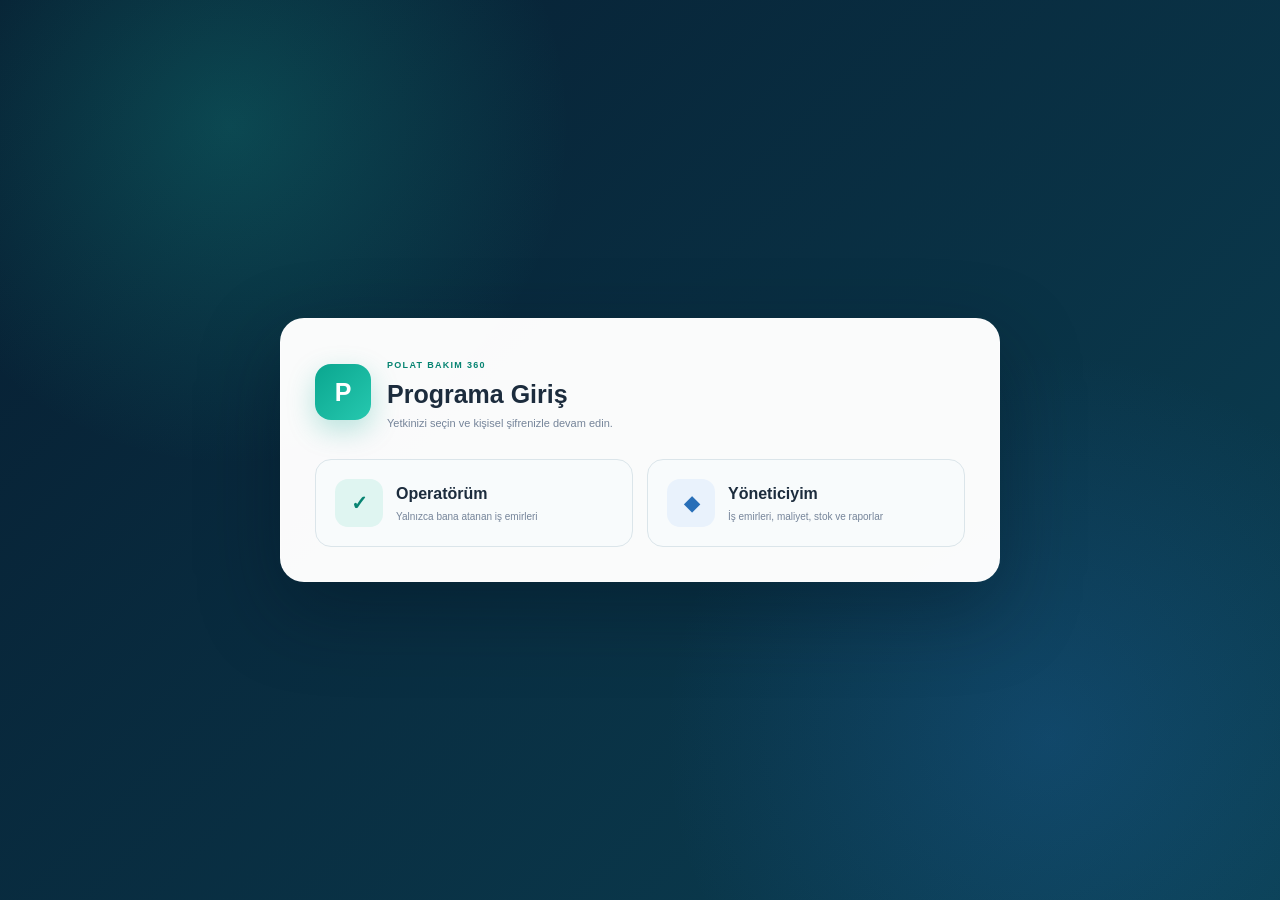
<file: index.html>
<!doctype html>
<html lang="tr">
<head>
  <meta charset="utf-8">
  <meta name="viewport" content="width=device-width, initial-scale=1">
  <title>Polat Bakım 360</title>
  <meta name="description" content="Kurumsal bakım, varlık ve iş emri yönetim sistemi">
  <meta name="theme-color" content="#0b8174">
  <link rel="icon" type="image/svg+xml" href="icons/polat-bakim.svg?v=20261001">
  <link rel="manifest" href="manifest.webmanifest">
<link rel="stylesheet" href="styles.css?v=20261127-notification-priority-v42">
  <link rel="stylesheet" href="fault-catalog.css?v=20260929-time-save">
  <link rel="stylesheet" href="completion-time.css?v=20261002-mobile-correction">
  <link rel="stylesheet" href="avatar-alignment.css?v=20260929-avatar-center">
</head>
<body class="access-locked">
  <section class="access-gateway" id="accessGateway" aria-labelledby="accessGatewayTitle">
    <div class="access-gateway-card">
      <header><div class="access-brand-mark">P</div><div><small>POLAT BAKIM 360</small><h1 id="accessGatewayTitle">Programa Giriş</h1><p>Yetkinizi seçin ve kişisel şifrenizle devam edin.</p></div></header>
      <div class="access-role-choice" id="accessRoleChoice"><button type="button" data-access-role="operator"><span>✓</span><strong>Operatörüm</strong><small>Yalnızca bana atanan iş emirleri</small></button><button type="button" data-access-role="manager"><span>◆</span><strong>Yöneticiyim</strong><small>İş emirleri, maliyet, stok ve raporlar</small></button></div>
      <form class="access-login-form hidden" id="accessLoginForm">
        <button type="button" class="access-back" id="accessBackBtn">← Rol seçimine dön</button>
        <div class="access-selected-role"><span id="accessRoleIcon">✓</span><div><small>SEÇİLEN GİRİŞ</small><strong id="accessRoleTitle">Operatör</strong></div></div>
        <input type="hidden" name="role" value="operator">
        <label>E-posta adresi<input name="userId" id="accessUserSelect" type="email" required autocomplete="username" placeholder="ad.soyad@firma.com"></label>
        <label>Şifre<div class="access-password"><input name="password" id="accessPassword" type="password" minlength="4" required autocomplete="current-password" placeholder="Şifrenizi girin"><button type="button" id="accessPasswordToggle">Göster</button></div></label>
        <p class="access-error hidden" id="accessError" role="alert"></p>
        <button type="submit" class="primary-btn access-submit">Giriş Yap</button>
      </form>
      <form class="access-login-form hidden" id="firstPasswordForm">
        <div class="access-selected-role"><span>🔒</span><div><small>İLK GİRİŞ</small><strong>Kişisel şifrenizi belirleyin</strong></div></div>
        <p class="first-password-note"><strong id="firstPasswordUserName"></strong> hesabıyla devam etmek için yönetici tarafından verilen geçici şifreyi değiştirmeniz gerekiyor.</p>
        <label>Geçici şifre<input name="currentPassword" type="password" required autocomplete="current-password" placeholder="Size verilen geçici şifre"></label>
        <label>Yeni şifre<input name="newPassword" type="password" minlength="8" required autocomplete="new-password" placeholder="En az 8 karakter"></label>
        <label>Yeni şifre tekrarı<input name="confirmPassword" type="password" minlength="8" required autocomplete="new-password" placeholder="Yeni şifrenizi tekrar girin"></label>
        <p class="access-error hidden" id="firstPasswordError" role="alert"></p>
        <button type="submit" class="primary-btn access-submit">Şifremi Kaydet</button>
        <button type="button" class="access-back" id="firstPasswordLogout">Vazgeç ve çıkış yap</button>
      </form>
    </div>
  </section>
  <div class="app-shell">
    <aside class="sidebar" id="sidebar">
      <div class="sidebar-mobile-actions"><button type="button" id="sidebarBackBtn" aria-label="Menüden geri dön">← Geri</button></div>
      <div class="brand">
        <div class="brand-mark"><span>P</span></div>
        <div><strong>POLAT BAKIM</strong><span>Varlık Yönetim Sistemi</span></div>
      </div>

      <nav class="nav" aria-label="Ana menü">
        <p class="nav-label">KONTROL MERKEZİ</p>
        <button class="nav-item active" data-view="dashboard"><span class="nav-icon">⌂</span>Dashboard</button>
        <button class="nav-item" data-view="scada"><span class="nav-icon">◉</span>Arızalı Duruş SCADA <b id="navScadaCount">0</b></button>

        <p class="nav-label">İŞ YÖNETİMİ</p>
        <button class="nav-item" data-view="requests"><span class="nav-icon">◎</span>İş Talepleri <b id="navRequestCount">0</b></button>
        <button class="nav-item" data-view="orders"><span class="nav-icon">▤</span>İş Emirleri <b id="navOpenCount">0</b></button>
        <button class="nav-item" data-view="planned"><span class="nav-icon">▦</span>Planlı Bakım</button>

        <p class="nav-label">VARLIK YÖNETİMİ</p>
        <button class="nav-item" data-view="assets"><span class="nav-icon">◇</span>Makine Bakım Kartları</button>
        <button class="nav-item" data-view="stock"><span class="nav-icon">▧</span>Malzeme &amp; Stok</button>
        <button class="nav-item" data-view="budget"><span class="nav-icon">₺</span>Bütçe &amp; Satın Alma</button>

        <p class="nav-label">SAHA UYGULAMASI</p>
        <button class="nav-item operator-nav" data-view="operator"><span class="nav-icon">✓</span>Operatör Sayfası <span class="nav-count" id="navOperatorCount">0</span></button>

        <p class="nav-label">ORGANİZASYON</p>
        <button class="nav-item manager-nav" data-view="manager"><span class="nav-icon">◆</span>Yönetici Onayları <span class="nav-count" id="navManagerCount">0</span></button>
        <button class="nav-item" data-view="technicians"><span class="nav-icon">♙</span>Personel</button>
        <button class="nav-item" data-view="access"><span class="nav-icon">⚿</span>Giriş Yetkileri</button>
        <button class="nav-item" data-view="analytics"><span class="nav-icon">▥</span>Esnek Analiz</button>
        <button class="nav-item" data-view="reports"><span class="nav-icon">↗</span>Raporlar &amp; Analiz</button>
      </nav>

      <div class="sidebar-source hidden" id="sidebarSourcePanel">
        <span class="live-dot"></span>
        <div><strong>Veri kaynağı aktif</strong><span id="sidebarSource">Bakım Form.csv</span></div>
        <button type="button" id="cloudConnectionBtn" class="cloud-connection-btn">Yerel</button>
      </div>
      <div class="sidebar-foot">
        <div class="user-avatar" id="sidebarSessionAvatar">—</div>
        <div><strong id="sidebarSessionName">Oturum</strong><span id="sidebarSessionRole">Yetki bekleniyor</span></div>
        <button class="sidebar-more" id="roleLogoutBtn" aria-label="Oturumu kapat">Çıkış</button>
      </div>
    </aside>

    <main class="main">
      <header class="topbar">
        <div class="page-heading">
          <button class="icon-btn menu-btn" id="menuBtn" aria-label="Menüyü aç" aria-controls="sidebar" aria-expanded="false">☰</button>
          <div><p class="breadcrumb">Bakım Yönetimi / <span id="breadcrumbText">Dashboard</span></p><h1 id="pageTitle">Dashboard</h1></div>
        </div>
        <div class="top-actions">
          <label class="global-search"><span>⌕</span><input id="globalSearch" type="search" placeholder="Kayıtlarda ara..."></label>
          <div class="notification-area">
            <button type="button" class="icon-btn notification-btn" id="notificationBtn" aria-label="Bildirimler" aria-expanded="false" aria-controls="notificationPanel"><svg viewBox="0 0 24 24" fill="none" stroke="currentColor" stroke-width="1.8" stroke-linecap="round" stroke-linejoin="round" aria-hidden="true" focusable="false"><circle cx="12" cy="13" r="7.5"/><path d="M12 9v4l2.5 1.5M5 3 2.5 5.5M19 3l2.5 2.5M5.5 20l1.8-1.8M18.5 20l-1.8-1.8"/></svg><b id="notificationCount" class="hidden">0</b></button>
            <div class="notification-panel hidden" id="notificationPanel" role="region" aria-label="Bildirimler">
              <div class="notification-head"><strong>Bildirimler</strong><button type="button" class="icon-btn" id="notificationCloseBtn" aria-label="Bildirimleri kapat">×</button></div>
              <button type="button" class="manager-push-btn" id="managerPushBtn">🔔 Telefon Bildirimlerini Aç</button>
              <div class="notification-list" id="notificationList"></div>
            </div>
          </div>
          <button type="button" class="primary-btn open-request-modal"><span>＋</span> Talep Oluştur</button>
        </div>
      </header>

      <section class="view" id="noAccessView"><div class="panel form-section"><h2>Sayfa erişimi tanımlı değil</h2><p>Bu yönetici hesabı için Admin Yönetici tarafından görülebilecek sayfalar seçilmelidir.</p></div></section>

      <section class="view active" id="dashboardView">
        <section class="panel management-tracking-panel">
          <div class="panel-head"><div><h2>Yönetim Bekleyenleri</h2><p>İşçilik tamamlansa bile devam eden arıza, servis, parça, satın alma ve onay süreçleri</p></div><button class="panel-action" data-management-drill="__TRACKING__">Tümünü aç →</button></div>
          <div class="management-tracking-summary" id="managementTrackingSummary"></div>
        </section>

        <section class="panel follow-up-panel">
          <div class="panel-head"><div><h2>Takip Edilecek Konular</h2><p>Aranacak kişiler, görüşülecek işler, termin ve onay takipleri</p></div><div class="follow-up-head-actions"><div class="follow-up-search" role="search"><button type="button" id="followUpSearchBtn" aria-label="Takiplerde ara">⌕</button><input id="followUpSearch" type="search" placeholder="Takiplerde ara..." aria-label="Takip edilen konularda ara"></div><select id="followUpOwnerFilter" aria-label="Sorumlu yönetici filtresi"></select><select id="followUpStatusFilter" aria-label="Takip durumu filtresi"><option value="open">Açık Takipler</option><option value="today">Bugün</option><option value="overdue">Gecikenler</option><option value="all">Tümü</option><option value="completed">Tamamlananlar</option></select><button class="primary-btn" id="addFollowUpBtn">＋ Takip Ekle</button></div></div>
          <div class="follow-up-summary" id="followUpSummary"></div>
          <div class="follow-up-list" id="followUpList"></div>
          <div class="empty-state hidden" id="followUpEmpty"><span>✓</span><h3>Takip edilecek konu yok</h3><p>Aranacak, görüşülecek veya termin alınacak konuları buraya ekleyin.</p></div>
        </section>

      </section>

      <section class="view" id="scadaView">
        <div class="view-intro"><div><h2>Arızalı Duruş SCADA</h2><p>Makineleri bölüm planlarına yerleştirin; çalışan ve duruşta olan noktaları canlı pano gibi takip edin.</p></div><button class="primary-btn" id="scadaAddMachineBtn">＋ Makine Noktası Ekle</button></div>
        <div class="scada-stats" id="scadaStats"></div>
        <section class="panel scada-control-panel">
          <div class="panel-head"><div><h2>Bölüm Layoutları</h2><p>Talaşlı imalat, kaynak ve montaj planlarını ayrı yönetin.</p></div><div class="scada-plan-actions" id="scadaPlanActions"></div></div>
          <label class="scada-search"><span>⌕</span><input id="scadaSearch" type="search" placeholder="PT numarası veya makine adı ara..."></label>
          <div class="scada-dept-tabs" id="scadaDeptTabs"></div>
        </section>
        <div id="scadaWorkspace"></div>
        <div id="scadaSelection"></div>
        <section class="panel scada-stop-panel"><div class="panel-head"><div><h2>Duruştaki Makineler</h2><p>Kırmızı durumdaki makine noktaları</p></div></div><div id="scadaStoppedList"></div></section>
      </section>

      <section class="view" id="requestsView">
        <div class="view-intro"><div><h2>İş Talepleri</h2><p>Sahadan gelen bakım taleplerini değerlendirin ve iş emrine dönüştürün.</p></div><button class="primary-btn" id="newRequestBtn">＋ Yeni Talep</button></div>
        <div class="stats-strip" id="requestStats"></div>
        <div class="panel">
          <div class="table-toolbar"><label class="search-box"><span>⌕</span><input id="requestSearch" type="search" placeholder="Talep, konum veya ekipman ara"></label><select id="requestPriorityFilter"><option value="">Tüm öncelikler</option><option>Yüksek</option><option>Orta</option><option>Düşük</option></select></div>
          <div class="table-wrap"><table><thead><tr><th>Talep No</th><th>Talep / Ekipman</th><th>Bildirim Numarası</th><th>Bildirim Tarihi</th><th>Öncelik</th><th>Durum</th><th>İşlem</th></tr></thead><tbody id="requestsTable"></tbody></table></div>
          <div class="empty-state hidden" id="requestsEmpty"><span>✓</span><h3>Bekleyen talep yok</h3><p>Yeni gelen bakım talepleri burada görüntülenecek.</p></div>
        </div>
      </section>

      <section class="view" id="ordersView">
        <div class="view-intro"><div><h2>İş Emirleri</h2><p>Bakım işlerini atayın, çalışma sürelerini ve teknik sonuçları takip edin.</p></div><div class="intro-actions"><input class="hidden" id="legacyLaborFile" type="file" accept=".xlsx,application/vnd.openxmlformats-officedocument.spreadsheetml.sheet"><button class="secondary-btn hidden" id="importLegacyLaborBtn" type="button">⇧ Eski İşçilik Excel'i</button><button class="danger-btn" id="deleteAllOrdersBtn">🗑 Tümünü Sil</button><button class="secondary-btn" id="exportBtn">⇩ Dışa Aktar</button><button class="primary-btn open-order-modal">＋ İş Emri Oluştur</button></div></div>
        <div class="order-tabs" id="orderTabs"><button class="active" data-status="">Tümü <span id="tabAll">0</span></button><button data-status="Bekliyor">Atama Yapılmadı <span id="tabWaiting">0</span></button><button data-status="Atandı">Atandı <span id="tabAssigned">0</span></button><button data-status="Devam Ediyor">Devam Eden <span id="tabProgress">0</span></button><button data-status="Beklemede">Beklemede <span id="tabHold">0</span></button><button data-status="Teyit Bekliyor">Teyit Bekleyen <span id="tabConfirmation">0</span></button><button data-status="Tamamlandı">Tamamlanan <span id="tabDone">0</span></button></div>
        <div class="panel">
          <div class="active-filter-bar hidden" id="activeFilterBar"><div><span>ETKİLEŞİMLİ SÜZME</span><strong id="activeFilterLabel"></strong><small id="activeFilterInfo"></small></div><button id="clearDrillBtn">Filtreyi Temizle ×</button></div>
          <div class="table-toolbar"><label class="search-box"><span>⌕</span><input id="orderSearch" type="search" placeholder="İş emri, ekipman veya personel ara"></label><select id="priorityFilter"><option value="">Tüm öncelikler</option><option>Acil</option><option>Yüksek</option><option>Orta</option><option>Düşük</option></select><select id="typeFilter"><option value="">Tüm bakım türleri</option></select><select id="orderManagementFilter"><option value="">Tüm yönetim durumları</option><option value="__TRACKING__">Yönetim takibindekiler</option></select><span class="source-pill" id="sourcePill">Bakım Form.csv</span></div>
          <div class="table-wrap"><table><thead><tr><th>İş Emri</th><th>İş Tanımı</th><th>Makine / Konum</th><th>Sorumlu</th><th>Tarih</th><th>Öncelik</th><th>Maliyet</th><th>İş Durumu</th><th>Yönetim Takibi</th><th></th></tr></thead><tbody id="allOrders"></tbody></table></div>
          <div class="load-more-wrap hidden" id="loadMoreWrap"><button class="secondary-btn" id="loadMoreBtn">Daha fazla kayıt göster</button></div>
          <div class="empty-state hidden" id="ordersEmpty"><span>⌕</span><h3>Kayıt bulunamadı</h3><p>Filtreleri değiştirin veya yeni bir iş emri oluşturun.</p></div>
        </div>
      </section>

      <section class="view" id="operatorView">
        <div class="operator-login-shell" id="operatorLoginShell">
          <form class="operator-login-card" id="operatorLoginForm">
            <div class="operator-login-brand"><span>✓</span><div><small>POLAT BAKIM</small><h2>Operatör Girişi</h2><p>Adınızı seçin ve size tanımlanan şifreyle iş emirlerinize ulaşın.</p></div></div>
            <label>Operatör adı<select id="operatorTechSelect" name="technicianId" required></select></label>
            <label>Şifre<div class="operator-password-field"><input id="operatorPassword" name="password" type="password" inputmode="numeric" autocomplete="current-password" minlength="4" required placeholder="Şifrenizi girin"><button type="button" id="toggleOperatorPassword" aria-label="Şifreyi göster">Göster</button></div></label>
            <p class="operator-login-error hidden" id="operatorLoginError" role="alert"></p>
            <button type="submit" class="primary-btn operator-login-submit">Giriş Yap</button>
            <small class="operator-login-help">Giriş için Supabase üzerinde tanımlı kişisel hesabınızı kullanın.</small>
          </form>
        </div>
        <div class="operator-workspace hidden" id="operatorWorkspace">
          <div class="operator-hero">
            <div><span class="operator-kicker">SAHA UYGULAMASI</span><h2>Operatör İş Emirleri</h2><p>Size atanan işleri görün, başlatın ve tamamladığınız işi yönetici teyidine gönderin.</p></div>
            <div class="operator-session"><span class="avatar" id="operatorSessionAvatar">—</span><div><small>OTURUM AÇIK</small><strong id="operatorSessionName">Operatör</strong><span id="operatorSessionRole"></span></div><button type="button" class="operator-inbox-btn" id="operatorInboxBtn" aria-haspopup="dialog">🔔 Bildirimler</button><button type="button" class="operator-notification-btn" id="operatorNotificationBtn">🔔 Bildirimleri Aç</button><button type="button" id="operatorLogoutBtn">Çıkış</button></div>
          </div>
          <div class="operator-stats" id="operatorStats"></div>
          <div class="operator-admin-control hidden" id="adminOperatorControl"><label><span>İŞLEM YAPILACAK PERSONEL</span><select id="adminOperatorTechSelect"><option value="">Personel seçin</option></select></label><small>Başlatma, bekletme ve bitirme kayıtları seçilen personelin işçiliğine yazılır.</small></div>
          <div class="operator-toolbar"><div class="operator-tabs" id="operatorTabs"><button class="active" data-operator-status="">Tümü</button><button data-operator-status="Atandı">Yeni Atanan</button><button data-operator-status="Devam Ediyor">Devam Eden</button><button data-operator-status="Beklemede">Beklemede</button><button data-operator-status="Teyit Bekliyor">Teyit Bekleyen</button><button data-operator-status="Tamamlandı">Tamamlanan</button></div><label class="search-box operator-search"><span>⌕</span><input id="operatorSearch" type="search" placeholder="İş emri veya ekipman ara"></label></div>
          <div class="operator-layout"><section><div class="operator-work-list" id="operatorWorkList"></div><div class="empty-state hidden" id="operatorEmpty"><span>✓</span><h3>Bu bölümde iş emri yok</h3><p>Atanan yeni işler burada görüntülenecek.</p></div></section><aside class="operator-guide"><span class="guide-icon">✓</span><h3>Saha iş akışı</h3><ol><li>Atanan işi ve ekipmanı kontrol edin.</li><li><strong>İşe Başla</strong> ile başlangıç saatini kaydedin.</li><li>Arıza ve yapılan işlem bilgilerini doldurun.</li><li>İşi yönetici teyidine gönderin.</li></ol><p>Yönetici teyit verdiğinde iş emri otomatik kapanır.</p></aside></div>
        </div>
      </section>

      <section class="view" id="plannedView">
        <div class="view-intro"><div><h2>Planlı Bakım</h2><p>Bakım planlarını iş taleplerinden ve iş emirlerinden bağımsız oluşturun; iş emirlerini ilgili planın içinden yönetin.</p></div><button class="primary-btn" id="newPlanBtn">＋ Bakım Planı Oluştur</button></div>
        <div class="stats-grid compact-stats" id="plannedStats"></div>
        <div class="dashboard-grid planned-grid">
          <section class="panel"><div class="panel-head"><div><h2>Bakım Takvimi</h2><p id="calendarMonth"></p></div><div class="calendar-nav"><button id="calPrev">‹</button><button id="calToday">Bugün</button><button id="calNext">›</button></div></div><div class="calendar" id="maintenanceCalendar"></div></section>
          <section class="panel"><div class="panel-head"><div><h2>Bu Ayın Bakım Planları</h2><p>Planı açarak bağlı iş emirlerini yönetin</p></div></div><div class="planned-list" id="plannedList"></div></section>
        </div>
        <div class="panel planned-maintenance-catalog"><div class="panel-head"><div><h2>Tüm Bakım Planları</h2><p>Her plan bağımsız kaydedilir; aynı plandan birden fazla iş emri oluşturulabilir.</p></div></div><div class="table-toolbar"><label class="search-box"><span>⌕</span><input id="maintenanceCardSearch" type="search" placeholder="Plan, makine veya PT kodu ara"></label><select id="maintenancePeriodFilter"><option value="">Tüm periyotlar</option><option>Günlük</option><option>Haftalık</option><option>Aylık</option><option>3 Aylık</option><option>6 Aylık</option><option>Yıllık</option><option>Özel (ay)</option><option>Özel</option></select><select id="maintenanceCardStatusFilter"><option value="">Tüm durumlar</option><option>Gecikmiş</option><option>Yaklaşıyor</option><option>Planlı</option><option>Pasif</option></select><div class="asset-view-toggle maintenance-view-toggle" role="group" aria-label="Bakım planı görünümü"><button type="button" class="active" data-maintenance-view="cards" aria-pressed="true">▦ Kart</button><button type="button" data-maintenance-view="list" aria-pressed="false">☷ Liste</button></div></div><div class="maintenance-card-grid" id="maintenanceCardGrid"></div><div class="table-wrap maintenance-list-wrap hidden" id="maintenanceListWrap"><table class="maintenance-list-table"><thead><tr><th>Plan No</th><th>Bakım Planı</th><th>Makine / Ekipman</th><th>Periyot</th><th>Sonraki Bakım</th><th>Durum</th><th>İş Emirleri</th><th>İşlem</th></tr></thead><tbody id="maintenanceTable"></tbody></table></div><div class="empty-state hidden" id="maintenanceCardsEmpty"><span>▣</span><h3>Bakım planı bulunamadı</h3><p>Filtreleri değiştirin veya yeni bir bakım planı oluşturun.</p></div></div>
      </section>

      <section class="view" id="assetsView">
        <div class="view-intro"><div><h2>Makine Varlık Yönetimi</h2><p>Makine sağlığı, güvenilirlik, bakım geçmişi ve kritik yedek parçaları tek karttan yönetin.</p></div><div class="intro-actions"><input class="hidden" id="importMachineCardsFile" type="file" accept=".json,application/json"><button class="secondary-btn hidden" id="importMachineCardsBtn" type="button">⇧ JSON İçe Aktar</button><button class="secondary-btn hidden" id="exportMachineCardsBtn" type="button">↧ Yedek Al</button><button class="primary-btn" id="addAssetBtn">＋ Makine Kartı Ekle</button></div></div>
        <div class="asset-summary" id="assetSummary"></div>
        <details class="panel asset-unit-cost-panel" id="assetUnitCostPanel"><summary><div><h2>Faaliyet Birimi Maliyetleri</h2><p>Birime tıklayarak o bölümdeki makine kartlarını süzebilirsiniz.</p></div><span class="asset-cost-toggle"><b class="cost-label-closed">Göster</b><b class="cost-label-open">Gizle</b><i>⌄</i></span></summary><div class="table-wrap"><table><thead><tr><th>Faaliyet Birimi</th><th>Makine</th><th>İş Emri</th><th>İşçilik</th><th>Malzeme</th><th>Dış Hizmet</th><th>Diğer</th><th>Toplam</th></tr></thead><tbody id="assetUnitCostTable"></tbody></table></div></details>
        <section class="panel asset-catalog-panel"><div class="table-toolbar asset-catalog-toolbar"><label class="search-box"><span>⌕</span><input id="assetSearch" type="search" placeholder="Kod, makine, bölüm veya konum ara"></label><div class="asset-toolbar-controls"><select id="assetDepartmentFilter" aria-label="Bölüme göre filtrele"><option value="">Tüm bölümler</option></select><select id="assetStatusFilter" aria-label="Duruma göre filtrele"><option value="">Tüm durumlar</option><option value="running">Çalışıyor</option><option value="breakdown">Arızalı / Bakımda</option><option value="planned">Planlı Bakımda</option><option value="attention">Kontrol Gerekli</option><option value="offline">Devre Dışı</option></select><div class="asset-view-toggle" role="group" aria-label="Makine kartı görünümü"><button type="button" class="active" data-asset-view="cards" aria-pressed="true">▦ Kart</button><button type="button" data-asset-view="list" aria-pressed="false">☷ Liste</button></div></div></div><div class="asset-state-filters" id="assetStateFilters" aria-label="Makine durum filtreleri"></div><div class="machine-maintenance-grid" id="assetCardGrid"></div><div class="table-wrap asset-list-wrap hidden" id="assetListWrap"><table class="asset-list-table"><thead><tr><th>PT / SAP Kodu</th><th>Makine / Ekipman</th><th>Bölüm</th><th>Sınıf</th><th>Durum</th><th>Açık İş</th><th>Sonraki Bakım</th><th>İşlem</th></tr></thead><tbody id="assetsTable"></tbody></table></div><div class="load-more" id="assetMoreWrap"><button class="secondary-btn" id="assetMoreBtn">Daha Fazla Makine Göster</button></div></section>
      </section>

      <section class="view" id="stockView">
        <div class="view-intro"><div><h2>Malzeme &amp; Stok</h2><p>Bakım yedek parçalarını, kritik stok seviyelerini ve sarf hareketlerini yönetin.</p></div><button class="primary-btn" id="addMaterialBtn">＋ Malzeme Ekle</button></div>
        <div class="stats-grid compact-stats" id="stockStats"></div>
        <div class="panel"><div class="table-toolbar"><label class="search-box"><span>⌕</span><input id="stockSearch" type="search" placeholder="Malzeme adı, kodu, ekipman veya iş emri ara"></label><select id="stockFilter"><option value="">Tüm stoklar</option><option value="critical">Kritik stok</option><option value="normal">Yeterli stok</option></select></div><div class="table-wrap"><table><thead><tr><th>Malzeme</th><th>Stok Kodu</th><th>İlgili Ekipman</th><th>Depo</th><th>Mevcut</th><th>Minimum</th><th>İş Emri Kullanımı</th><th>Birim Fiyat</th><th>Stok Durumu</th><th>İşlemler</th></tr></thead><tbody id="stockTable"></tbody></table></div></div>
      </section>

      <section class="view" id="budgetView">
        <div class="view-intro"><div><h2>Bakım Bütçesi &amp; Satın Alma</h2><p>Onaylanan bütçeyi, siparişe bağlanan tutarı ve gerçekleşen bakım satın almalarını birlikte izleyin.</p></div><div class="intro-actions"><input class="hidden" id="costExcelFile" type="file" accept=".xlsx,.xls,application/vnd.openxmlformats-officedocument.spreadsheetml.sheet,application/vnd.ms-excel"><button class="secondary-btn" id="importCostExcelBtn">⇧ Excel Gider Yükle</button><button class="secondary-btn" id="exportBudgetBtn">⇩ Dışa Aktar</button><button class="secondary-btn" id="addPurchaseBtn">＋ Satın Alma Kaydı</button><button class="primary-btn" id="addBudgetPlanBtn">＋ Bütçe Tanımla</button></div></div>
        <div class="budget-toolbar panel"><label>Yıl<select id="budgetYearFilter"></select></label><label>Bütçe grubu<select id="budgetCategoryFilter"><option value="">Tüm bütçe grupları</option><option>Satın Alma (Malzeme + Dış Hizmet)</option><option>İşçilik</option></select></label><label>Faaliyet birimi<input id="budgetUnitFilter" type="search" placeholder="Birim veya masraf yeri ara"></label><div><small>HESAPLAMA</small><strong>Bütçe − Gerçekleşen = Kalan</strong></div></div>
        <div class="budget-kpis" id="budgetKpis"></div>
        <div class="budget-grid">
          <section class="panel budget-performance-panel"><div class="panel-head"><div><h2>Kategori Bazında Bütçe Gerçekleşen</h2><p>Malzeme, dış hizmet ve diğer bakım satın almaları</p></div></div><div id="budgetPerformance"></div></section>
          <section class="panel"><div class="panel-head"><div><h2>Bütçe Planları</h2><p>Her yıl ve ay için bütçe, gerçekleşen ve kalan tutar</p></div><span class="source-pill" id="budgetPlanCount">0 kayıt</span></div><div class="table-wrap"><table><thead><tr><th>Dönem</th><th>Kategori</th><th>Faaliyet Birimi</th><th>Masraf Yeri</th><th>Bütçe</th><th>Gerçekleşen</th><th>Kalan / Sapma</th><th>Kullanım</th><th></th></tr></thead><tbody id="budgetPlanTable"></tbody></table></div></section>
        </div>
        <section class="panel cost-import-history-panel"><div class="panel-head"><div><h2>Maliyet Birimi Excel Aktarımları</h2><p>Yüklenen dosyaları, net tutarları ve mükerrer kontrol sonucunu izleyin</p></div><span class="source-pill" id="costImportCount">0 aktarım</span></div><div id="costImportHistory" class="cost-import-history"></div></section>
        <section class="panel budget-purchase-panel"><div class="panel-head"><div><h2>Satın Alma ve Gerçekleşen Kayıtları</h2><p>Manuel satın almalar ile yönetici tarafından kapatılan iş emirlerinden gelen maliyetler</p></div><span class="source-pill" id="purchaseRecordCount">0 kayıt</span></div><div class="table-wrap"><table><thead><tr><th>Tarih</th><th>Kaynak / İş Emri</th><th>Tedarikçi</th><th>SAS / Fatura</th><th>Kategori</th><th>Faaliyet / Masraf Yeri</th><th>Durum</th><th>Tutar</th><th></th></tr></thead><tbody id="purchaseRecordTable"></tbody></table></div></section>
      </section>

      <section class="view" id="managerView">
        <div class="manager-login-shell" id="managerLoginShell">
          <form class="manager-login-card" id="managerLoginForm">
            <div class="manager-login-brand"><span>◆</span><div><small>SON TEYİT MERKEZİ</small><h2>Yönetici Girişi</h2><p>Operatör teyitlerini, işçilik ve malzeme maliyetlerini yalnızca yetkili yöneticiler onaylayabilir.</p></div></div>
            <label>Yönetici<select id="managerUserSelect" name="approverId" required></select></label>
            <label>Şifre<div class="manager-password-field"><input id="managerPassword" name="password" type="password" autocomplete="current-password" minlength="4" required placeholder="Şifrenizi girin"><button type="button" id="toggleManagerPassword" aria-label="Şifreyi göster">Göster</button></div></label>
            <p class="manager-login-error hidden" id="managerLoginError" role="alert"></p>
            <button type="submit" class="primary-btn manager-login-submit">Onay Merkezine Gir</button>
            <small class="manager-login-help">Giriş için Supabase üzerinde tanımlı kişisel hesabınızı kullanın.</small>
          </form>
        </div>
        <div class="manager-workspace hidden" id="managerWorkspace">
          <div class="manager-approval-hero"><div><span>YÖNETİCİ ONAY MERKEZİ</span><h2>Onaylar ve Düzeltme İstekleri</h2><p>Operatörlerin düzeltme isteklerini görün; tamamlanan işleri fiyatlandırıp onaylayın veya geri gönderin.</p></div><div class="manager-session"><span class="avatar" id="managerSessionAvatar">—</span><div><small>YETKİLİ YÖNETİCİ</small><strong id="managerSessionName">Yönetici</strong></div><button type="button" id="managerPasswordBtn">Şifre Değiştir</button><button type="button" id="managerLogoutBtn">Çıkış</button></div></div>
          <div class="manager-approval-stats" id="managerApprovalStats"></div>
          <section class="panel manager-queue-panel"><div class="panel-head"><div><h2>Operatör Düzeltme İstekleri</h2><p>Operatörlerin yöneticiden istediği düzenlemeler</p></div><span class="source-pill" id="operatorCorrectionCount">0 kayıt</span></div><div class="manager-approval-list" id="operatorCorrectionList"></div></section>
          <section class="panel manager-queue-panel"><div class="panel-head"><div><h2>Onay Bekleyen Son Teyitler</h2><p>Operatör tarafından tamamlanarak maliyet onayına gönderilen işler</p></div><span class="source-pill" id="managerPendingLabel">0 kayıt</span></div><div class="manager-approval-list" id="managerApprovalList"></div><div class="empty-state hidden" id="managerApprovalEmpty"><span>✓</span><h3>Onay bekleyen iş yok</h3><p>Operatör teyitleri geldiğinde bu bölümde görüntülenecek.</p></div></section>
          <section class="panel manager-history-panel"><div class="panel-head"><div><h2>Son Kapatılan İşler</h2><p>Maliyetleri onaylanan ve yönetici teyidiyle kapatılan kayıtlar</p></div></div><div class="table-wrap"><table><thead><tr><th>İş Emri</th><th>İş Tanımı</th><th>Makine</th><th>Onaylayan</th><th>Onay Tarihi</th><th>Toplam Maliyet</th><th></th></tr></thead><tbody id="managerApprovalHistory"></tbody></table></div></section>
        </div>
      </section>

      <section class="view" id="techniciansView">
        <div class="view-intro"><div><h2>Personel Yönetimi</h2><p>Bakım ekibinin uzmanlık, iş yükü ve performans durumunu görüntüleyin.</p></div><button class="primary-btn" id="addTechBtn">＋ Personel Ekle</button></div>
        <div class="team-capacity panel" id="teamCapacity"></div>
        <div class="card-grid" id="technicianGrid"></div>
      </section>

      <section class="view" id="accessView">
        <div class="view-intro"><div><h2>Giriş Yetkileri</h2><p>Kimlerin operatör veya yönetici olarak giriş yapabileceğini yönetin.</p></div><button type="button" class="primary-btn" id="addAccessAccountBtn">＋ Kullanıcı Ekle</button></div>
        <div class="panel"><div class="table-toolbar"><label class="search-box"><span>⌕</span><input id="accessAccountSearch" type="search" placeholder="Kullanıcı veya görev ara"></label><span class="source-pill" id="accessAccountCount">0 kişi</span></div><div class="table-wrap"><table><thead><tr><th>Kullanıcı</th><th>Operatör Girişi</th><th>Yönetici Girişi</th><th>Durum</th><th>İşlem</th></tr></thead><tbody id="accessAccountsTable"></tbody></table></div></div>
        <section class="panel fault-catalog-panel" id="faultCatalogPanel"><div class="panel-head"><div><h2>Arıza Tanım ve Nedenleri</h2><p>Dört arıza listesindeki seçenekleri yalnızca Admin Yönetici ekleyebilir veya kaldırabilir.</p></div></div><form id="faultCatalogForm" class="fault-catalog-form"><label>Liste<select name="stage" required><option value="electricalFault">Elektrik Arıza Tanımı</option><option value="electricalCause">Elektrik Arıza Nedeni</option><option value="mechanicalFault">Mekanik Arıza Tanımı</option><option value="mechanicalCause">Mekanik Arıza Nedeni</option></select></label><label>Yeni seçenek<input name="label" required maxlength="100" placeholder="Eklenecek tanım veya nedeni yazın"></label><button type="submit" class="primary-btn">＋ Listeye Ekle</button></form><div class="fault-catalog-added" id="faultCatalogAdded" aria-live="polite"></div></section>
      </section>

      <section class="view" id="analyticsView">
        <div class="view-intro"><div><h2>Esnek Analiz Panosu</h2><p>Tabloları sürükleyin, boyutlandırın ve yalnızca görmek istediğiniz verileri bırakın.</p></div><div class="intro-actions"><button class="secondary-btn" id="analyticsResetLayout">↺ Varsayılan Düzen</button><button class="primary-btn" id="widgetManagerBtn">＋ Tablo Ekle / Kaldır</button></div></div>

        <div class="analytics-toolbar panel">
          <div class="analytics-date-field"><label for="analyticsDateFrom">Başlangıç</label><input type="date" id="analyticsDateFrom"></div>
          <div class="analytics-date-field"><label for="analyticsDateTo">Bitiş</label><input type="date" id="analyticsDateTo"></div>
          <label class="analytics-search"><span>⌕</span><input id="analyticsSearch" type="search" placeholder="İş tanımı, bildirim no veya ekipman ara"></label>
          <button class="secondary-btn" id="analyticsClearFilters">Süzgeçleri Temizle</button>
          <div class="analytics-result"><strong id="analyticsResultCount">0</strong><span>çalışma kaydı</span></div>
        </div>
        <div class="person-filter-row" id="analyticsPersonFilters"></div>
        <div class="analysis-filter-summary hidden" id="analysisFilterSummary"><span>Aktif kırılım:</span><div id="analysisFilterTags"></div></div>

        <div class="widget-manager panel hidden" id="widgetManager">
          <div><strong>Panoda gösterilecek tablolar</strong><span>Seçiminiz ve yerleşim düzeniniz bu tarayıcıda saklanır.</span></div>
          <div class="widget-options" id="widgetOptions"></div>
        </div>

        <div class="custom-dashboard-grid" id="analyticsGrid">
          <article class="panel custom-widget span-12" data-widget="work-detail" draggable="true">
            <div class="widget-head"><div class="drag-handle" title="Sürükleyerek taşı">⠿</div><div><h2>Personel Çalışma Detayı</h2><p>Başlama, bitirme, mola ve net çalışma süresi</p></div><span class="widget-count" id="workDetailCount"></span><div class="widget-actions"><button data-column-manager="work-detail">Kolonlar</button><button data-widget-size="work-detail">↔</button><button data-widget-hide="work-detail">×</button></div></div>
            <div class="column-manager hidden" id="workDetailColumns"></div>
            <div class="widget-table-wrap"><table class="analytics-table"><thead><tr id="workDetailHead"></tr></thead><tbody id="workDetailBody"></tbody></table></div>
            <div class="widget-footer" id="workDetailFooter"></div>
          </article>

          <article class="panel custom-widget span-4" data-widget="job-list" draggable="true">
            <div class="widget-head"><div class="drag-handle">⠿</div><div><h2>İş Tanımları</h2><p>Seçili dönemde yapılan işler</p></div><div class="widget-actions"><button data-widget-size="job-list">↔</button><button data-widget-hide="job-list">×</button></div></div>
            <div class="analytics-list" id="analyticsJobList"></div>
          </article>

          <article class="panel custom-widget span-4" data-widget="equipment-summary" draggable="true">
            <div class="widget-head"><div class="drag-handle">⠿</div><div><h2>Ekipman Dağılımı</h2><p>Bakım kategorisine göre iş sayısı</p></div><div class="widget-actions"><button data-widget-size="equipment-summary">↔</button><button data-widget-hide="equipment-summary">×</button></div></div>
            <div class="widget-table-wrap compact-table"><table class="analytics-table"><thead><tr><th>Ekipman Tanımı</th><th>İş Sayısı</th></tr></thead><tbody id="equipmentSummaryBody"></tbody></table></div>
          </article>

          <article class="panel custom-widget span-4" data-widget="maintenance-pie" draggable="true">
            <div class="widget-head"><div class="drag-handle">⠿</div><div><h2>Bakım Türü</h2><p>İş emirlerinin bakım tipine göre dağılımı</p></div><div class="widget-actions"><button data-widget-size="maintenance-pie">↔</button><button data-widget-hide="maintenance-pie">×</button></div></div>
            <div class="analysis-donut-layout"><div class="analysis-donut" id="maintenanceTypeDonut"><div><strong id="maintenanceTypeTotal">0</strong><span>iş</span></div></div><div class="analysis-legend" id="maintenanceTypeLegend"></div></div>
          </article>

          <article class="panel custom-widget span-4" data-widget="branch-pie" draggable="true">
            <div class="widget-head"><div class="drag-handle">⠿</div><div><h2>Bakım Branşı</h2><p>Elektrik ve mekanik çalışma dağılımı</p></div><div class="widget-actions"><button data-widget-size="branch-pie">↔</button><button data-widget-hide="branch-pie">×</button></div></div>
            <div class="analysis-donut-layout"><div class="analysis-donut" id="branchDonut"><div><strong id="branchTotal">0</strong><span>iş</span></div></div><div class="analysis-legend" id="branchLegend"></div></div>
          </article>

          <article class="panel custom-widget span-8" data-widget="person-cost" draggable="true">
            <div class="widget-head"><div class="drag-handle">⠿</div><div><h2>Personel × Masraf Yeri</h2><p>Toplam çalışma saatleri</p></div><div class="widget-actions"><button data-widget-size="person-cost">↔</button><button data-widget-hide="person-cost">×</button></div></div>
            <div class="widget-table-wrap"><table class="analytics-table"><thead><tr><th>Kişi</th><th>Masraf Yeri</th><th>Süre (SA)</th></tr></thead><tbody id="personCostBody"></tbody><tfoot id="personCostFoot"></tfoot></table></div>
          </article>

          <article class="panel custom-widget span-8" data-widget="person-job" draggable="true">
            <div class="widget-head"><div class="drag-handle">⠿</div><div><h2>Personel × İş Tanımı</h2><p>İş bazında harcanan net süre</p></div><div class="widget-actions"><button data-widget-size="person-job">↔</button><button data-widget-hide="person-job">×</button></div></div>
            <div class="widget-table-wrap"><table class="analytics-table"><thead><tr><th>Kişi</th><th>İş Tanımı</th><th>Süre (SA)</th></tr></thead><tbody id="personJobBody"></tbody><tfoot id="personJobFoot"></tfoot></table></div>
          </article>

          <article class="panel custom-widget span-4" data-widget="cost-summary" draggable="true">
            <div class="widget-head"><div class="drag-handle">⠿</div><div><h2>Masraf Yeri Dağılımı</h2><p>Süre ve yüzdelik pay</p></div><div class="widget-actions"><button data-widget-size="cost-summary">↔</button><button data-widget-hide="cost-summary">×</button></div></div>
            <div class="widget-table-wrap"><table class="analytics-table"><thead><tr><th>Masraf Yeri</th><th>Süre</th><th>%</th></tr></thead><tbody id="costSummaryBody"></tbody><tfoot id="costSummaryFoot"></tfoot></table></div>
          </article>

          <article class="panel custom-widget span-12" data-widget="cost-matrix" draggable="true">
            <div class="widget-head"><div class="drag-handle">⠿</div><div><h2>Masraf Yeri × Personel Matrisi</h2><p>Her personelin çalışma süresinin masraf yerlerine yüzdelik dağılımı</p></div><div class="widget-actions"><button data-widget-size="cost-matrix">↔</button><button data-widget-hide="cost-matrix">×</button></div></div>
            <div class="widget-table-wrap"><table class="analytics-table matrix-table"><thead id="costMatrixHead"></thead><tbody id="costMatrixBody"></tbody><tfoot id="costMatrixFoot"></tfoot></table></div>
          </article>
        </div>
      </section>

      <section class="view" id="reportsView">
        <div class="view-intro"><div><h2>Raporlar &amp; Analiz</h2><p>Power BI raporlarının Bakım 360 verileriyle çalışan canlı karşılıkları.</p></div><button class="secondary-btn" id="reportExportBtn">⇩ Aktif Raporu Dışa Aktar</button></div>
        <div class="report-tabs" id="reportTabs" role="tablist" aria-label="Bakım raporları">
          <button type="button" class="active" data-report-tab="tracking" role="tab" aria-selected="true">Takip Raporu</button>
          <button type="button" data-report-tab="completeness" role="tab" aria-selected="false">Alan Doluluk Oranları</button>
          <button type="button" data-report-tab="affiliate" role="tab" aria-selected="false">İştirak Şirket Yüzdelik</button>
          <button type="button" data-report-tab="failures" role="tab" aria-selected="false">Arıza Sayıları</button>
          <button type="button" data-report-tab="mttr" role="tab" aria-selected="false">MTTR Raporu</button>
        </div>
        <section class="panel report-filter-panel" aria-label="Rapor filtreleri">
          <label data-report-date-filter>Başlangıç<input type="date" id="reportDateFrom"></label>
          <label data-report-date-filter>Bitiş<input type="date" id="reportDateTo"></label>
          <label>Personel<select id="reportPersonFilter"><option value="">Tüm Personel</option></select></label>
          <label class="report-search"><span>Arama</span><input type="search" id="reportSearch" placeholder="İş, bildirim, PT no veya ekipman ara"></label>
          <button type="button" class="secondary-btn" id="reportClearFilters">Süzgeçleri Temizle</button>
        </section>

        <section class="report-panel" data-report-panel="tracking" role="tabpanel">
          <div class="stats-grid report-kpis" id="trackingReportStats"></div>
          <section class="panel report-data-panel"><div class="panel-head"><div><h2>Personel Çalışma Takibi</h2><p>İşe başlama, bitirme, ara ve net çalışma süreleri</p></div><span class="source-pill" id="trackingReportCount">0 kayıt</span></div><div class="table-wrap report-table-wrap"><table class="report-table"><thead><tr><th>Kişi</th><th>İşin Tanımı</th><th>Bildirim No</th><th>İşe Başlama</th><th>İşi Bitirme</th><th>Ara Başlangıç</th><th>Ara Bitiş</th><th>Süre (DK)</th></tr></thead><tbody id="trackingReportBody"></tbody></table></div></section>
        </section>

        <section class="report-panel hidden" data-report-panel="completeness" role="tabpanel">
          <div class="stats-grid report-kpis" id="completenessStats"></div>
          <div class="report-two-column">
            <section class="panel report-data-panel"><div class="panel-head"><div><h2>Alan Bazında Doluluk</h2><p>Elektrik ve mekanik arıza kayıtlarındaki zorunlu alanlar</p></div></div><div class="table-wrap"><table class="report-table"><thead><tr><th>İncelenen Alan</th><th>Toplam Kayıt</th><th>Dolu Kayıt</th><th>Doluluk Oranı</th></tr></thead><tbody id="completenessReportBody"></tbody></table></div></section>
            <section class="panel report-data-panel"><div class="panel-head"><div><h2>Doluluk Görünümü</h2><p>Alan gruplarının anlık kalite özeti</p></div></div><div class="completeness-rings" id="completenessRings"></div></section>
          </div>
        </section>

        <section class="report-panel hidden" data-report-panel="affiliate" role="tabpanel">
          <div class="stats-grid report-kpis" id="affiliateStats"></div>
          <div class="report-two-column affiliate-breakdown-grid">
            <section class="panel report-data-panel"><div class="panel-head"><div><h2>Masraf Yeri Dağılımı</h2><p>Toplam çalışma süresinin iştirak ve masraf yerlerine oranı</p></div></div><div class="report-share-list" id="affiliateShareList"></div></section>
            <section class="panel report-data-panel"><div class="panel-head"><div><h2>Konsolide İştirak Dağılımı</h2><p>Masraf yerlerinin tanımlı iştirak kodları altında birleştirilmiş oranı</p></div></div><div class="report-share-list" id="affiliateCompanyShareList"></div></section>
          </div>
          <section class="panel report-data-panel"><div class="panel-head"><div><h2>Kişi × Masraf Yeri</h2><p>Personel çalışma sürelerinin yüzdelik matrisi</p></div></div><div class="table-wrap affiliate-matrix-wrap"><table class="report-table matrix-table"><thead id="affiliateMatrixHead"></thead><tbody id="affiliateMatrixBody"></tbody></table></div></section>
          <section class="panel report-data-panel"><div class="panel-head"><div><h2>İştirak Çalışma Detayı</h2><p>Kişi, masraf yeri ve iş tanımına göre net süre</p></div><span class="source-pill" id="affiliateDetailCount">0 kayıt</span></div><div class="table-wrap report-table-wrap"><table class="report-table"><thead><tr><th>Kişi</th><th>Masraf Yeri</th><th>İşin Tanımı</th><th>Süre (SA)</th></tr></thead><tbody id="affiliateDetailBody"></tbody></table></div></section>
        </section>

        <section class="report-panel hidden" data-report-panel="failures" role="tabpanel">
          <div class="stats-grid report-kpis" id="failureStats"></div>
          <div class="report-two-column failure-report-grid">
            <section class="panel report-data-panel"><div class="panel-head"><div><h2>Ekipman Bazında Arıza Sayısı</h2><p>PT numarası ve ekipmana göre arıza yoğunluğu</p></div></div><div class="ranking-list" id="failureAssetRanking"></div></section>
            <section class="panel report-data-panel"><div class="panel-head"><div><h2>Bakım Branşı Dağılımı</h2><p>Elektrik ve mekanik arıza bildirimleri</p></div></div><div class="report-donut-layout"><div class="report-donut" id="failureBranchDonut"><span>0</span></div><div class="report-legend" id="failureBranchLegend"></div></div></section>
          </div>
          <section class="panel report-data-panel"><div class="panel-head"><div><h2>Arıza Tanımı Sayıları</h2><p>İş tanımına göre tekrar eden arızalar</p></div><span class="source-pill" id="failureTitleCount">0 tanım</span></div><div class="report-failure-bars" id="failureTitleBars"></div></section>
        </section>

        <section class="report-panel hidden" data-report-panel="mttr" role="tabpanel">
          <section class="panel mttr-period-panel" aria-label="MTTR dönem filtreleri">
            <div><span>MTTR HESAP KURALI</span><strong>Her tamamlanan arıza için en uzun personel net süresi alınır; personel süreleri toplanmaz.</strong></div>
            <label>Yıl<select id="mttrYearFilter"></select></label>
            <label>Ay<select id="mttrMonthFilter"><option value="">Tüm Yıl</option><option value="01">Ocak</option><option value="02">Şubat</option><option value="03">Mart</option><option value="04">Nisan</option><option value="05">Mayıs</option><option value="06">Haziran</option><option value="07">Temmuz</option><option value="08">Ağustos</option><option value="09">Eylül</option><option value="10">Ekim</option><option value="11">Kasım</option><option value="12">Aralık</option></select></label>
          </section>
          <div class="stats-grid report-kpis" id="mttrStats"></div>
          <div class="report-two-column mttr-report-grid">
            <section class="panel report-data-panel"><div class="panel-head"><div><h2>Aylık MTTR Eğilimi</h2><p>Seçili yıl içinde ay bazında ortalama onarım süresi</p></div></div><div class="mttr-monthly-bars" id="mttrMonthlyBars"></div></section>
            <section class="panel report-data-panel mttr-formula-card"><div class="panel-head"><div><h2>Hesaplama Yöntemi</h2><p>Arıza başına tek süre kullanılır</p></div></div><div class="mttr-formula"><b>MTTR = Σ (iş emrindeki en uzun net personel süresi) ÷ tamamlanan arıza adedi</b><span>Yalnızca bakım türü “Arıza Bakım” olan, “Tamamlandı” durumundaki, arıza kapanışı yapılmış ve hem MTTR hem MTBF kapsamına dahil edilen iş emirleri hesaplanır.</span><span>Örnek: Aynı işte 120 dk ve 75 dk çalışan iki kişi varsa hesaplamaya 120 dk girer.</span></div></section>
          </div>
          <section class="panel report-data-panel"><div class="panel-head"><div><h2>MTTR Arıza Detayı</h2><p>Her iş emrindeki en uzun net işçilik süresi</p></div><span class="source-pill" id="mttrReportCount">0 arıza</span></div><div class="table-wrap report-table-wrap"><table class="report-table"><thead><tr><th>Tamamlanma</th><th>İş Emri / Arıza</th><th>Ekipman</th><th>En Uzun Çalışan Personel</th><th>Personel Sayısı</th><th>MTTR'ye Giren Net Süre (DK)</th></tr></thead><tbody id="mttrReportBody"></tbody></table></div></section>
        </section>
      </section>
    </main>
  </div>

  <div class="modal-backdrop hidden" id="maintenanceOrderModal" role="dialog" aria-modal="true" aria-labelledby="maintenanceOrderModalTitle">
    <form class="modal small-modal" id="maintenanceOrderForm">
      <div class="modal-head"><div><span class="modal-eyebrow">PLANLI BAKIM</span><h2 id="maintenanceOrderModalTitle">İş Emri Oluştur</h2><p>Bakım planına bağlı iş emrinin bilgilerini kontrol edin; kaydetmeden iş emri açılmaz.</p></div><button type="button" class="icon-btn maintenance-order-close" aria-label="Kapat">×</button></div>
      <input type="hidden" name="cardId">
      <div class="form-section"><div class="form-grid"><label class="full">Bakım planı<input name="planName" readonly></label><label class="full">Makine / ekipman<input name="assetName" readonly></label><label class="full">İş emri başlığı<input name="title" required></label><label>Planlanan tarih<input name="dueDate" type="date" required></label><label>Bakım branşı<input name="branch" readonly></label><label class="full">İş açıklaması<textarea name="description" rows="3"></textarea></label></div><p class="section-help">Personel ataması, iş emri kaydedildikten sonra İş Emirleri bölümünde yapılır.</p></div>
      <div class="modal-actions"><button type="button" class="secondary-btn maintenance-order-close">Vazgeç</button><button type="submit" class="primary-btn">İş Emrini Kaydet</button></div>
    </form>
  </div>

  <div class="modal-backdrop hidden" id="maintenanceCardModal" role="dialog" aria-modal="true" aria-labelledby="maintenanceCardModalTitle">
    <form class="modal maintenance-card-modal" id="maintenanceCardForm">
      <div class="modal-head"><div><span class="modal-eyebrow">PERİYODİK BAKIM PLANI</span><h2 id="maintenanceCardModalTitle">Yeni Bakım Planı</h2><p>Makineyi, kontrol adımlarını ve bakım periyodunu tanımlayın; iş emrini gerektiğinde ayrıca açın.</p></div><button type="button" class="icon-btn maintenance-card-close">×</button></div>
      <input type="hidden" name="cardId">
      <div class="form-section"><h3>Kart ve makine bilgileri</h3><div class="form-grid"><label class="full">Bakım kartı adı<input required name="title" placeholder="Örn. Aylık CNC mekanik kontrolü"></label><label>Makine / ekipman<select required name="assetId" id="maintenanceCardAssetSelect"></select></label><label>Varsayılan sorumlu (isteğe bağlı)<select name="technicianId" id="maintenanceCardTechSelect"></select></label><label>Bakım branşı<select name="branch"><option>Mekanik Bakım</option><option>Elektrik Bakım</option><option>Otomasyon</option><option>Genel Bakım</option></select></label><label>Periyot<select name="period"><option>Günlük</option><option>Haftalık</option><option selected>Aylık</option><option>3 Aylık</option><option>6 Aylık</option><option>Yıllık</option><option>Özel (ay)</option><option>Özel</option></select></label><label class="hidden" data-card-custom-months>Kaç ayda bir?<input type="number" min="1" max="120" name="intervalMonths" value="2"></label><label class="hidden" data-card-custom-days>Özel periyot (gün)<input type="number" min="1" name="intervalDays" value="30"></label><label>İlk / sonraki bakım tarihi<input required type="date" name="nextDueDate"></label><label>Planlanan süre (saat)<input type="number" min="0.25" step="0.25" name="plannedHours" value="1"></label><label>İş emri oluşturma zamanı<select name="workOrderLeadTime"><option value="same-day">Bakım tarihinde</option><option value="1-day">1 gün önce</option><option value="3-days">3 gün önce</option><option value="1-week">1 hafta önce</option><option value="2-weeks">2 hafta önce</option><option value="1-month">1 ay önce</option></select><span class="subtext">İş emri, bakım tarihi değişmeden seçilen süre kadar önce açılır.</span></label><label>Durum<select name="active"><option value="true">Aktif</option><option value="false">Pasif</option></select></label><label class="full"><input type="checkbox" name="autoGenerate" checked> Seçilen oluşturma tarihinde iş emrini otomatik aç</label></div></div>
      <div class="form-section"><div class="section-heading"><h3>Kontrol listesi</h3><button type="button" class="secondary-btn" id="addChecklistItemBtn">＋ Kontrol Maddesi</button></div><div class="maintenance-builder-list" id="maintenanceChecklistBuilder"></div></div>
      <div class="form-section"><div class="section-heading"><h3>Ölçüm alanları</h3><button type="button" class="secondary-btn" id="addMeasurementBtn">＋ Ölçüm Alanı</button></div><p class="section-help">Sıcaklık, basınç, titreşim veya sayaç gibi sayısal kontrolleri tanımlayın.</p><div class="measurement-builder-list" id="maintenanceMeasurementBuilder"></div></div>
      <div class="form-section"><div class="form-grid"><label class="full">Bakım talimatı / iş güvenliği notu<textarea name="instructions" rows="3"></textarea></label></div></div>
      <div class="modal-actions"><button type="button" class="secondary-btn maintenance-card-close">Vazgeç</button><button type="submit" class="primary-btn">Bakım Planını Kaydet</button></div>
    </form>
  </div>

  <div class="modal-backdrop hidden" id="capacityModal" role="dialog" aria-modal="true" aria-labelledby="capacityModalTitle">
    <form class="modal capacity-modal" id="capacityForm">
      <div class="modal-head"><div><span class="modal-eyebrow">PERSONEL KAPASİTE AYARI</span><h2 id="capacityModalTitle">Aylık Personel Saatleri</h2><p>Fabrika için sabit vardiya varsayımı yapılmaz. Burada yalnızca personelin aylık planlanan saatlerini belirleyin.</p></div><button type="button" class="icon-btn capacity-close">×</button></div>
      <div class="form-section"><div class="form-grid"><label>Ay<input required type="month" name="month"></label><label>Personel standart aylık saati<input required type="number" min="0" step="0.5" name="standardHours" value="180"><span class="subtext">Kişi bazlı saatleri topluca doldurmak için kullanılır</span></label></div></div>
      <div class="form-section"><div class="section-heading"><h3>Kişi bazlı planlanan çalışma saati</h3><div class="capacity-modal-actions"><button type="button" class="secondary-btn" id="capacityAddTech">＋ Personel Ekle</button><button type="button" class="secondary-btn" id="applyStandardHours">Standart Saati Tümüne Uygula</button></div></div><div class="capacity-edit-list" id="capacityEditList"></div></div>
      <div class="modal-actions"><button type="button" class="secondary-btn capacity-close">Vazgeç</button><button type="submit" class="primary-btn">Aylık Saatleri Kaydet</button></div>
    </form>
  </div>

  <div class="modal-backdrop hidden" id="factoryCalendarModal" role="dialog" aria-modal="true" aria-labelledby="factoryCalendarTitle">
    <form class="modal factory-calendar-modal" id="factoryCalendarForm">
      <div class="modal-head"><div><span class="modal-eyebrow">GERÇEK ÇALIŞMA TAKVİMİ</span><h2 id="factoryCalendarTitle">Aylık Fabrika Çalışma Saatleri</h2><p>Normal saatleri aya uygulayın; tatil veya farklı çalışılan günleri listeden değiştirin.</p></div><button type="button" class="icon-btn factory-calendar-close" aria-label="Kapat">×</button></div>
      <div class="form-section factory-calendar-template">
        <div class="form-grid"><label>Ay<input required type="month" name="month"></label><label>Çalışma başlangıcı<input required type="time" name="start" value="08:00"></label><label>Çalışma bitşi<input required type="time" name="end" value="18:00"></label><label>Öğle arası<input type="time" name="breakStart" value="12:00"><span class="subtext">Başlangıç</span></label><label>Öğle arası bitişi<input type="time" name="breakEnd" value="13:00"></label></div>
        <fieldset class="factory-weekdays"><legend>Normal çalışma günleri</legend><label><input type="checkbox" data-calendar-weekday="1" checked>Pzt</label><label><input type="checkbox" data-calendar-weekday="2" checked>Sal</label><label><input type="checkbox" data-calendar-weekday="3" checked>Çar</label><label><input type="checkbox" data-calendar-weekday="4" checked>Per</label><label><input type="checkbox" data-calendar-weekday="5" checked>Cum</label><label><input type="checkbox" data-calendar-weekday="6">Cmt</label><label><input type="checkbox" data-calendar-weekday="0">Paz</label><button type="button" class="secondary-btn" id="applyFactoryCalendarTemplate">Seçimi Aya Uygula</button></fieldset>
      </div>
      <div class="form-section"><div class="factory-calendar-summary" id="factoryCalendarSummary"></div><div class="factory-calendar-list" id="factoryCalendarRows"></div></div>
      <div class="modal-actions"><button type="button" class="secondary-btn factory-calendar-close">Vazgeç</button><button type="submit" class="primary-btn">Fabrika Takvimini Kaydet</button></div>
    </form>
  </div>

  <div class="modal-backdrop hidden" id="orderModal" role="dialog" aria-modal="true" aria-labelledby="orderModalTitle">
    <form class="modal" id="orderForm">
      <div class="modal-head"><div><span class="modal-eyebrow">İŞ YÖNETİMİ</span><h2 id="orderModalTitle">Yeni İş Emri</h2><p>Bakım işinin kapsamını, varlığını ve sorumlusunu belirleyin.</p></div><button type="button" class="icon-btn close-order-modal" aria-label="Kapat">×</button></div>
      <div class="form-section"><h3>İş bilgileri</h3><div class="form-grid"><label class="full">İş emri başlığı<input required name="title" placeholder="Örn. Konveyör bant rulman kontrolü"></label><label>Makine / ekipman<select required name="assetId" id="orderAssetSelect"></select></label><label class="hidden" id="orderOtherAssetField">Diğer ekipman nedir?<input name="otherAssetName" placeholder="Ekipman veya alan adını yazın"></label><label>Konum / masraf yeri<input required name="location" placeholder="Üretim Hattı 2"></label><label>Bakım türü<select name="type"><option>Arıza Bakım</option><option>Planlı Bakım</option><option>Koruyucu Bakım</option><option>Kontrol</option><option>İyileştirme</option><option>Diğer</option></select></label><label>Bakım branşı<select name="maintenanceBranch"><option>Mekanik Bakım</option><option>Elektrik Bakım</option><option>Otomasyon</option><option>Genel Bakım</option></select></label><label data-order-fault-field>Önem derecesi<select name="priority"><option>Orta</option><option>Düşük</option><option>Yüksek</option><option>Acil</option></select></label><label>Planlanan tarih<input required name="dueDate" type="date"></label><label class="hidden" data-order-period-field>Bakım periyodu<select name="period"><option>Günlük</option><option>Haftalık</option><option selected>Aylık</option><option>3 Aylık</option><option>6 Aylık</option><option>Yıllık</option><option>Özel (ay)</option></select></label><label class="hidden" data-order-custom-months>Kaç ayda bir?<input type="number" min="1" max="120" name="intervalMonths" value="2"></label><label data-order-fault-field>Arıza başlangıç tarih / saati<input name="faultStart" type="datetime-local"></label><label data-order-fault-field>SAP bildirim durumu<select name="notificationStatus"><option>Yok</option><option>Var</option></select></label><label data-order-fault-field>SAP bildirim numarası<input name="notificationNo" placeholder="Örn. 10016125"></label><label data-order-fault-field>Satın Alma Bildirim Numarası<input name="purchaseOrderNo" placeholder="Örn. 4500012345"></label><label>PT numarası<input name="ptNo" readonly placeholder="Örn. PT211"></label></div></div>
      <div class="form-section"><h3 id="orderAssignmentHeading">Atama, maliyet ve açıklama</h3><div class="form-grid"><label data-order-assignment-field class="full">Atama şekli<select name="assignmentMode" id="orderAssignmentMode"><option value="selected">Seçili personele ata</option><option value="all">Herkese açık · İlk iki kişi başlatabilir</option></select></label><label data-order-assignment-field>Birinci personel<select required name="technicianId" id="orderTechSelect"></select></label><label data-order-assignment-field>İkinci personel (isteğe bağlı)<select name="secondTechnicianId" id="orderSecondTechSelect"></select></label><label>Planlanan süre (saat)<input name="plannedHours" type="number" min="0.5" step="0.5" value="1"></label><label>Tahmini maliyet (₺)<input name="estimatedCost" type="number" min="0" step="0.01" value="0"></label><label>Masraf yeri kodu<input name="costCenter" placeholder="2230 Bakım Onarım"></label><label class="full">İş açıklaması<textarea required name="description" rows="4" placeholder="Arıza belirtisi, yapılacak işlem ve iş güvenliği notları..."></textarea></label></div></div>
      <div class="modal-actions"><button type="button" class="secondary-btn close-order-modal">Vazgeç</button><button type="submit" class="primary-btn">İş Emrini Oluştur</button></div>
    </form>
  </div>

  <div class="modal-backdrop hidden" id="requestModal" role="dialog" aria-modal="true">
    <form class="modal small-modal" id="requestForm">
      <div class="modal-head"><div><span class="modal-eyebrow">SAHA BİLDİRİMİ</span><h2 id="requestModalTitle">Yeni İş Talebi</h2><p id="requestModalDescription">Bakım ekibinin değerlendirmesi için arıza veya ihtiyaç bildirin.</p></div><button type="button" class="icon-btn close-request-modal">×</button></div>
      <input type="hidden" name="requestId">
      <div class="form-section"><div class="form-grid"><label class="full">Talep başlığı<input required name="title" placeholder="Arıza veya ihtiyacı kısa şekilde yazın"></label><label>Ekipman<select required name="assetId" id="requestAssetSelect"></select></label><label class="hidden" id="requestOtherAssetField">Diğer ekipman nedir?<input name="otherAssetName" placeholder="Ekipman veya alan adını yazın"></label><label>Faaliyet / arıza türü<input required name="activityType" id="requestActivityType" placeholder="Örn. CNC Arızası"><span class="subtext" id="requestActivityTypeHint">Ekipman sınıfından otomatik gelir; ayrı kaydedilir</span></label><label>Bakım türü<select required name="maintenanceType" id="requestMaintenanceType"><option>Arıza Bakım</option><option>Planlı Bakım</option><option>Koruyucu Bakım</option><option>Kontrol</option><option>İyileştirme</option><option>Diğer</option></select><span class="subtext" id="requestMaintenanceTypeHint">Talebin uygulanacağı bakım akışını seçin.</span></label><label>Konum<input required name="location"></label><label>Aciliyet<select required name="urgency" id="requestUrgency"><option value="Çok Acil">Çok Acil (5)</option><option value="Acil">Acil (4)</option><option value="Normal" selected>Normal (3)</option><option value="Ertelenebilir">Ertelenebilir (2)</option><option value="Düşük">Düşük (1)</option></select></label><label>Hesaplanan öncelik<input id="requestCalculatedPriority" readonly value="Hesaplanamadı"><span class="subtext" id="requestPriorityHint">Ekipman ve aciliyet seçimine göre hesaplanır.</span></label><label class="full">Arıza bildirim / başlangıç tarih-saati<input required name="faultStart" type="datetime-local"></label><label>Bildirim Numarası<input name="notificationNo" placeholder="İsteğe bağlı"></label><label>Satın Alma Bildirim Numarası<input name="purchaseOrderNo" placeholder="İsteğe bağlı"></label><label class="full">Açıklama <span class="optional-label">(isteğe bağlı)</span><textarea name="description" rows="4"></textarea></label></div></div>
      <div class="modal-actions"><button type="button" class="secondary-btn close-request-modal">Vazgeç</button><button type="submit" class="primary-btn" id="requestSubmitBtn">Talebi Gönder</button></div>
    </form>
  </div>

  <div class="modal-backdrop hidden" id="detailModal" role="dialog" aria-modal="true"><div class="modal detail-modal" id="detailContent"></div></div>

  <div class="modal-backdrop hidden" id="correctionRequestModal" role="dialog" aria-modal="true" aria-labelledby="correctionRequestTitle">
    <form class="modal small-modal" id="correctionRequestForm">
      <div class="modal-head"><div><span class="modal-eyebrow">YÖNETİCİ GERİ BİLDİRİMİ</span><h2 id="correctionRequestTitle">Düzeltme İste</h2><p id="correctionRequestOrder">Operatöre neyin düzeltilmesi gerektiğini açıklayın.</p></div><button type="button" class="icon-btn correction-request-close" aria-label="Kapat">×</button></div>
      <input type="hidden" name="orderId">
      <div class="form-section"><div class="form-grid"><label class="full">Düzeltilecek konu<textarea name="correctionNote" rows="5" maxlength="2000" required placeholder="Örn. Kullanılan malzemenin miktarını ve yapılan işlemi ayrıntılandırın."></textarea></label></div><p class="subtext">Bu açıklama operatörün iş kartında ve iş emri geçmişinde görünecek.</p></div>
      <div class="modal-actions"><button type="button" class="secondary-btn correction-request-close">Vazgeç</button><button type="submit" class="primary-btn">Düzeltme İste</button></div>
    </form>
  </div>

  <div class="modal-backdrop hidden" id="operatorCorrectionModal" role="dialog" aria-modal="true" aria-labelledby="operatorCorrectionTitle">
    <form class="modal small-modal" id="operatorCorrectionForm">
      <div class="modal-head"><div><span class="modal-eyebrow">OPERATÖR GERİ BİLDİRİMİ</span><h2 id="operatorCorrectionTitle">Yöneticiden Düzeltme İste</h2><p id="operatorCorrectionOrder"></p></div><button type="button" class="icon-btn operator-correction-close" aria-label="Kapat">×</button></div>
      <input type="hidden" name="orderId">
      <div class="form-section"><label class="full">Düzeltme konusu<textarea name="correctionNote" rows="5" maxlength="2000" required placeholder="Yöneticinin düzeltmesini istediğiniz bilgiyi yazın."></textarea></label><p class="access-error hidden" id="operatorCorrectionError" role="alert"></p></div>
      <div class="modal-actions"><button type="button" class="secondary-btn operator-correction-close">Vazgeç</button><button type="submit" class="primary-btn">Düzeltme İste</button></div>
    </form>
  </div>

  <div class="modal-backdrop hidden" id="operatorInboxModal" role="dialog" aria-modal="true" aria-labelledby="operatorInboxTitle">
    <div class="modal small-modal operator-inbox-modal">
      <div class="modal-head"><div><span class="modal-eyebrow">OPERATÖR BİLDİRİMLERİ</span><h2 id="operatorInboxTitle">Bildirimlerim</h2><p>Hesabınıza gönderilen son bildirimler.</p></div><button type="button" class="icon-btn operator-inbox-close" aria-label="Kapat">×</button></div>
      <div class="operator-inbox-list" id="operatorInboxList" aria-live="polite"></div>
      <div class="modal-actions"><button type="button" class="secondary-btn" id="operatorInboxRefreshBtn">Yenile</button><button type="button" class="primary-btn operator-inbox-close">Kapat</button></div>
    </div>
  </div>

  <div class="modal-backdrop hidden" id="accessAccountModal" role="dialog" aria-modal="true" aria-labelledby="accessAccountModalTitle">
    <form class="modal small-modal" id="accessAccountForm">
      <div class="modal-head"><div><span class="modal-eyebrow">GİRİŞ YETKİLERİ</span><h2 id="accessAccountModalTitle">Kullanıcı Ekle</h2><p>Supabase hesabını, giriş türlerini ve yetkilerini belirleyin.</p></div><button type="button" class="icon-btn access-account-close" aria-label="Kapat">×</button></div>
      <input type="hidden" name="accountId">
        <div class="form-section"><div class="form-grid"><label class="full">Ad soyad<input required name="name" autocomplete="name"></label><label class="full">Bakım görevi / uzmanlık<input name="technicianRole" placeholder="Örn. Mekanik Bakım"></label><label>Telefon / dahili<input name="phone" placeholder="İsteğe bağlı"></label><label>E-posta adresi<input name="email" type="email" autocomplete="email" required placeholder="ad.soyad@firma.com"></label><label>Saatlik işçilik ücreti (₺)<input name="hourlyRate" type="number" min="0" step="0.01" value="0"></label></div><div class="access-role-fields"><label><input type="checkbox" name="operatorAccess"><span><strong>Operatör girişi</strong><small>Kendisine atanan iş emirlerini görür.</small></span></label><label><input type="checkbox" name="managerAccess"><span><strong>Yönetici girişi</strong><small>Yönetim ekranlarına ve onaylara erişir.</small></span></label></div><div id="adminPermissionFields" class="admin-permission-fields"><strong>Admin Yönetici ve silme yetkileri</strong><p class="subtext">Bu alanı yalnızca Admin Yönetici düzenleyebilir.</p><label><input type="checkbox" name="adminAccess"> Admin Yönetici (tüm işlemlere müdahale ve tüm silme yetkileri)</label><div class="admin-permission-grid"><label><input type="checkbox" name="deleteOrders"> İş emirleri</label><label><input type="checkbox" name="deleteRequests"> İş talepleri</label><label><input type="checkbox" name="deleteAssets"> Makine kartları</label><label><input type="checkbox" name="deleteMaintenance"> Bakım kartları</label><label><input type="checkbox" name="deleteStock"> Stok kartları</label><label><input type="checkbox" name="deletePersonnel"> Personel</label><label><input type="checkbox" name="deleteFollowUps"> Takipler</label><label><input type="checkbox" name="deleteBudget"> Bütçe / satın alma</label><label><input type="checkbox" name="deleteScada"> SCADA düzeni</label></div></div><div class="form-grid"><label class="full">Şifre <span id="accessPasswordHint">Yeni kullanıcı için zorunlu</span><input name="password" type="password" minlength="8" autocomplete="new-password"></label><label class="full">Şifre tekrarı<input name="passwordConfirm" type="password" minlength="8" autocomplete="new-password"></label></div><p class="access-account-note">Bu şifre geçicidir. Kullanıcı ilk girişte kendi şifresini belirler. Düzenlerken şifre boş bırakılırsa mevcut şifre korunur; yeni şifre girilirse kullanıcı yeniden değiştirmek zorunda kalır.</p><p class="access-error hidden" id="accessAccountError" role="alert"></p></div>
      <div class="form-section access-page-section hidden" id="pagePermissionFields"><h3>Görülebilecek Sayfalar</h3><p>Yönetici girişinde bu kişinin açabileceği sayfaları seçin. Operatör girişi kendi iş ekranıyla sınırlıdır; Admin Yönetici tüm sayfaları görür.</p><div class="access-page-grid"><label><input type="checkbox" name="page_dashboard"> Dashboard</label><label><input type="checkbox" name="page_scada"> Arızalı Duruş SCADA</label><label><input type="checkbox" name="page_requests"> İş Talepleri</label><label><input type="checkbox" name="page_orders"> İş Emirleri</label><label><input type="checkbox" name="page_planned"> Planlı Bakım</label><label><input type="checkbox" name="page_assets"> Makine Bakım Kartları</label><label><input type="checkbox" name="page_stock"> Malzeme &amp; Stok</label><label><input type="checkbox" name="page_budget"> Bütçe &amp; Satın Alma</label><label><input type="checkbox" name="page_operator"> Operatör Sayfası</label><label><input type="checkbox" name="page_manager"> Yönetici Onayları</label><label><input type="checkbox" name="page_technicians"> Personel</label><label><input type="checkbox" name="page_analytics"> Esnek Analiz</label><label><input type="checkbox" name="page_reports"> Raporlar &amp; Analiz</label></div></div>
      <div class="modal-actions"><button type="button" class="danger-btn hidden" id="deleteAccessAccountBtn">Kullanıcıyı Sil</button><button type="button" class="secondary-btn access-account-close">Vazgeç</button><button type="submit" class="primary-btn">Kaydet</button></div>
    </form>
  </div>

  <div class="modal-backdrop hidden" id="removeAccessAccountModal" role="alertdialog" aria-modal="true" aria-labelledby="removeAccessAccountTitle" aria-describedby="removeAccessAccountMessage">
    <div class="modal small-modal"><div class="modal-head"><div><span class="modal-eyebrow">GİRİŞ YETKİLERİ</span><h2 id="removeAccessAccountTitle">Kullanıcıyı Sil?</h2><p>Giriş yetkileri kapatılır; geçmiş iş kayıtları korunur.</p></div></div><div class="form-section"><p class="stock-warning-text" id="removeAccessAccountMessage"></p></div><div class="modal-actions"><button type="button" class="secondary-btn" id="removeAccessAccountCancelBtn">Vazgeç</button><button type="button" class="danger-btn" id="removeAccessAccountConfirmBtn">Kullanıcıyı Sil</button></div></div>
  </div>

  <div class="modal-backdrop hidden" id="followUpModal" role="dialog" aria-modal="true" aria-labelledby="followUpModalTitle">
    <form class="modal small-modal" id="followUpForm">
      <div class="modal-head"><div><span class="modal-eyebrow">YÖNETİCİ TAKİBİ</span><h2 id="followUpModalTitle">Takip Konusu Ekle</h2><p>Yapılması veya sonuçlandırılması gereken konuyu sorumlu yöneticiye atayın.</p></div><button type="button" class="icon-btn follow-up-close" aria-label="Pencereyi kapat">×</button></div>
      <input type="hidden" name="id">
      <div class="form-section"><div class="form-grid">
        <label class="full">Konu<input name="title" required placeholder="Örn. Pompa servisi aranacak"></label>
        <label>Takip türü<select name="type" required><option>Aranacak</option><option>Görüşülecek</option><option>Termin Alınacak</option><option>Teklif Bekleniyor</option><option>Sipariş Takibi</option><option>Onay Bekleniyor</option><option>Servis Gelecek</option><option>Servise Gönderilecek</option><option>Serviste</option><option>Diğer</option></select></label>
        <label>Sorumlu yönetici<select name="ownerId" required></select></label>
        <label>Son takip zamanı<input type="datetime-local" name="dueAt" required></label>
        <label>Öncelik<select name="priority" required><option>Düşük</option><option selected>Orta</option><option>Yüksek</option><option>Acil</option></select></label>
        <label class="full">Kişi / firma / bölüm<input name="contact" placeholder="Örn. ABC Servis · Ahmet Bey"></label>
        <label class="full">Bildirim numarası<input name="notificationNo" placeholder="Örn. 10016125"></label>
        <label class="full">Talep açılış zamanı<input type="datetime-local" name="requestOpenedAt" required><span class="subtext">Otomatik doldurulur; yalnızca Admin Yönetici düzeltebilir.</span></label>
        <label class="full">Açıklama ve beklenen sonuç<textarea name="note" rows="4" placeholder="Görüşülecek konu, istenecek termin veya beklenen yanıt..."></textarea></label>
      </div></div>
      <div class="modal-actions"><button type="button" class="secondary-btn follow-up-close">Vazgeç</button><button type="submit" class="primary-btn">Takibi Kaydet</button></div>
    </form>
  </div>

  <div class="modal-backdrop hidden" id="deleteAllOrdersModal" role="dialog" aria-modal="true" aria-labelledby="deleteAllOrdersTitle">
    <form class="modal small-modal" id="deleteAllOrdersForm">
      <div class="modal-head"><div><span class="modal-eyebrow danger-eyebrow">KALICI SİLME</span><h2 id="deleteAllOrdersTitle">Tüm İş Emirlerini Sil</h2><p>Bu işlem geçmiş ve açık bütün iş emirlerini sistemden kaldırır.</p></div><button type="button" class="icon-btn delete-orders-close" aria-label="Pencereyi kapat">×</button></div>
      <div class="form-section"><div class="delete-orders-warning"><strong id="deleteAllOrdersCount">0 iş emri kalıcı olarak silinecek.</strong><p>Makine, personel, stok kartları ve satın alma kayıtları korunur. Stoktan kullanılan miktarlar geri eklenir.</p></div><label class="delete-confirm-label">Onaylamak için <b>SİL</b> yazın<input name="confirmation" autocomplete="off" spellcheck="false" placeholder="SİL" required></label></div>
      <div class="modal-actions"><button type="button" class="secondary-btn delete-orders-close">Vazgeç</button><button type="submit" class="danger-btn" id="confirmDeleteAllOrdersBtn" disabled>Tüm İş Emirlerini Kalıcı Sil</button></div>
    </form>
  </div>

  <div class="modal-backdrop hidden" id="completionModal" role="dialog" aria-modal="true" aria-labelledby="completionTitle">
    <form class="modal completion-modal" id="completionForm">
      <div class="modal-head"><div><span class="modal-eyebrow">OPERATÖR TEYİDİ</span><h2 id="completionTitle">İş Sonuç Formu</h2><p id="completionSubtitle">Arıza, çalışma süreleri ve yapılan işlemi kaydedin.</p></div><button type="button" class="icon-btn completion-close">×</button></div>
      <input type="hidden" name="orderId">
      <div class="completion-summary" id="completionSummary"></div>
      <div class="form-section linked-maintenance-section hidden" id="linkedMaintenanceSection"><div class="section-heading"><h3>Bakım Kartı Kontrol Listesi</h3><span id="linkedMaintenanceCardName"></span></div><div class="linked-checklist" id="linkedMaintenanceChecklist"></div><div class="linked-measurements" id="linkedMaintenanceMeasurements"></div></div>
      <div class="form-section"><div class="section-heading"><h3 id="completionResultHeading">Arıza ve yapılan işlem</h3><span data-failure-only>İlgili arıza tanımı ve nedeni zorunludur; birden fazla seçim yapılabilir</span></div><div class="fault-choice-layout" data-failure-only></div><p class="fault-selection-error hidden" id="faultSelectionError" data-failure-only role="alert"></p><div class="form-grid fault-other-fields"><input type="hidden" name="otherFault"><label class="hidden" data-failure-only data-fault-other="electricalFault">Diğer elektrik arıza tanımı<input name="otherElectricalFault" minlength="6"></label><label class="hidden" data-failure-only data-fault-other="electricalCause">Diğer elektrik arıza nedeni<input name="otherElectricalCause" minlength="6"></label><label class="hidden" data-failure-only data-fault-other="mechanicalFault">Diğer mekanik arıza tanımı<input name="otherMechanicalFault" minlength="6"></label><label class="hidden" data-failure-only data-fault-other="mechanicalCause">Diğer mekanik arıza nedeni<input name="otherMechanicalCause" minlength="6"></label><label class="full" data-failure-only>Kök Neden Analizi<textarea name="rootCauseAnalysis" rows="3" placeholder="Arızanın temel nedenini, nasıl oluştuğunu ve tekrarını önleyecek bulguları yazın..."></textarea></label><label class="full">Yapılan işlem ve teknik sonuç<textarea required name="workPerformed" rows="4" placeholder="Uygulanan müdahale, değişen parça ve test sonucunu yazın..."></textarea></label></div></div>
<div class="form-section"><h3>Çalışma ve ara verme süreleri</h3><p class="section-help">Saatler otomatik kaydedilir; operatör değiştiremez. Düzeltme için yöneticiye istekte bulunun.</p><div class="form-grid"><label>İşe başlangıç<input required type="datetime-local" name="startTime"></label><label>İşlem bitirme<input required type="datetime-local" name="completionTime"></label><label>Ara verme başlangıcı<input type="datetime-local" name="pauseStart"></label><label>Ara verme bitişi<input type="datetime-local" name="pauseEnd"></label><label class="full">Ara verme nedeni<textarea name="pauseReason" rows="2" placeholder="Ara verildiyse nedenini yazın"></textarea></label><label>Arıza duruş süresi (otomatik)<input readonly type="number" min="0" name="downtimeMinutes" value="0"><span class="subtext">Arıza başlangıcı ile iş bitişi arasından hesaplanır</span></label></div><div class="time-summary" id="completionTimeSummary"><div><span>Brüt çalışma</span><b id="grossWorkTime">0 dk</b></div><div><span>Ara verme</span><b id="pauseWorkTime">0 dk</b></div><div><span>Net çalışma</span><b id="netWorkTime">0 dk</b></div></div><div class="pause-history-box" id="completionPauseHistory"></div></div>
      <div class="form-section"><div class="section-heading"><h3>Kullanılan malzemeler</h3><button type="button" class="secondary-btn" id="addPurchasedMaterialBtn">＋ Malzeme Satırı Ekle</button></div><p class="section-help">Operatör yalnızca kullanılan malzeme ve miktarı kaydeder. Fiyatlandırma yönetici onayı sırasında yapılır.</p><div class="purchased-materials" id="purchasedMaterialRows"></div></div>
      <div class="form-section"><div class="section-heading"><h3>Yardımcı personel</h3><span>Her kişi için çalışma ve ara verme süresi kaydedilir</span></div><div class="crew-grid"><fieldset><legend><label><input type="checkbox" name="hasSecond"> İkinci kişi var</label></legend><div class="crew-fields" data-crew="second"><label>İkinci kişi<select name="secondTechnician"></select></label><label>İşe başlama<input type="datetime-local" name="secondStart"></label><label>İş bitirme<input type="datetime-local" name="secondFinish"></label><label>Ara verme<input type="datetime-local" name="secondPauseStart"></label><label>Ara bitirme<input type="datetime-local" name="secondPauseEnd"></label></div></fieldset><fieldset><legend><label><input type="checkbox" name="hasThird"> Üçüncü kişi var</label></legend><div class="crew-fields" data-crew="third"><label>Üçüncü kişi<select name="thirdTechnician"></select></label><label>İşe başlama<input type="datetime-local" name="thirdStart"></label><label>İş bitirme<input type="datetime-local" name="thirdFinish"></label><label>Ara verme<input type="datetime-local" name="thirdPauseStart"></label><label>Ara bitirme<input type="datetime-local" name="thirdPauseEnd"></label></div></fieldset></div></div>
      <div class="form-section"><h3>Ekler ve teyit</h3><div class="downtime-choice"><strong>Duruş var mı? <span aria-hidden="true">*</span></strong><label><input type="radio" name="hasDowntime" value="yes" required> Evet</label><label><input type="radio" name="hasDowntime" value="no" required> Hayır</label></div><div class="form-grid"><label class="full file-field">Fotoğraf / belge ekleri<input type="file" name="attachments" multiple><small>Dosyaların adları iş emrine kaydedilir.</small></label><label class="full confirmation-check"><input required type="checkbox" name="operatorConfirm"><span>Bilgilerin doğru olduğunu teyit ediyor ve işi yönetici onayına gönderiyorum.</span></label></div></div>
      <p class="fault-selection-error completion-submit-error hidden" id="completionSubmitError" role="alert"></p>
      <div class="modal-actions sticky-actions"><button type="button" class="secondary-btn completion-close">Vazgeç</button><button type="submit" class="primary-btn" id="completionSubmitBtn">✓ Teyit Ver ve Gönder</button></div>
    </form>
  </div>

  <div class="modal-backdrop hidden" id="completionTimeModal" role="dialog" aria-modal="true" aria-labelledby="completionTimeTitle">
    <form class="modal small-modal" id="completionTimeForm">
      <div class="modal-head"><div><span class="modal-eyebrow">ÇALIŞMA SAATİ</span><h2 id="completionTimeTitle">Saati Düzenle</h2><p>Değişiklik yalnızca Kaydet ile uygulanır.</p></div><button type="button" class="icon-btn completion-time-close" aria-label="Kapat">×</button></div>
      <div class="form-section"><div class="completion-time-grid"><label>Tarih<input type="date" name="date" required></label><label>Saat<select name="hour" required></select></label><label>Dakika<select name="minute" required></select></label></div></div>
      <div class="modal-actions"><button type="button" class="secondary-btn hidden" id="completionTimeClear">Temizle</button><button type="button" class="secondary-btn completion-time-close">Vazgeç</button><button type="submit" class="primary-btn">Kaydet</button></div>
    </form>
  </div>

  <div class="modal-backdrop hidden" id="costApprovalModal" role="dialog" aria-modal="true" aria-labelledby="costApprovalTitle">
    <form class="modal cost-approval-modal" id="costApprovalForm">
      <div class="modal-head"><div><span class="modal-eyebrow">YÖNETİCİ MALİYET ONAYI</span><h2 id="costApprovalTitle">İş Emri Maliyetlerini Onayla</h2><p>Operatörün süre ve malzeme kayıtlarını fiyatlandırın.</p></div><button type="button" class="icon-btn cost-approval-close">×</button></div>
      <input type="hidden" name="orderId">
      <div class="completion-summary" id="costApprovalSummary"></div>
      <div class="form-section manager-failure-review hidden" id="managerFailureReview"><div class="section-heading"><div><h3>Operatör arıza bildirimi</h3><span>Arıza tanımını, nedenini ve kök neden bilgisini kontrol edin. Hatalıysa operatörden düzeltme isteyin.</span></div><button type="button" class="secondary-btn" id="managerFailureReturnBtn">Düzeltme İste</button></div><div class="manager-failure-review-grid" id="managerFailureReviewGrid"></div></div>
      <div class="form-section sap-reference-section"><div class="section-heading"><div><h3>SAP ve satın alma referansları</h3><span>Bu numaralar ileride SAP entegrasyonunda iş emrinin eşleştirme anahtarları olacaktır.</span></div></div><div class="form-grid"><label>SAP bildirim durumu<select name="managerNotificationStatus"><option>Yok</option><option>Var</option></select></label><label>SAP bildirim numarası<input name="managerNotificationNo" placeholder="Örn. 10016125"></label><label class="full">Satın Alma Bildirim Numarası<input name="managerPurchaseOrderNo" placeholder="Örn. 4500012345"></label></div></div>
      <div class="form-section"><div class="section-heading"><h3>İş emri çalışma saatleri</h3><span>Başlama, bitirme ve ara verme zamanlarını yönetici düzeltebilir</span></div><div class="form-grid manager-order-times"><label>İşe başlama<input type="datetime-local" name="managerStartTime" required></label><label>İşi bitirme<input type="datetime-local" name="managerCompletionTime" required></label><label>Ara başlangıcı<input type="datetime-local" name="managerPauseStart"></label><label>Ara bitişi<input type="datetime-local" name="managerPauseEnd"></label><label class="full">Ara verme nedeni<textarea name="managerPauseReason" rows="2" placeholder="Ara verildiyse nedeni zorunludur"></textarea></label></div></div>
      <div class="form-section manager-factory-section">
        <div class="section-heading"><div><h3>Fabrika çalışma takvimi</h3><span>Yalnızca işçilik başlangıç veya bitiş kaydı bulunan tarihler listelenir. Tatil günleri süreye katılmaz.</span></div><button type="button" class="secondary-btn" id="managerAddFactoryDayBtn">＋ Gün Ekle</button></div>
        <div class="manager-factory-summary"><span>Hesaplanan arıza duruş süresi</span><b id="managerCalculatedDowntime">0 dk</b></div>
        <div class="manager-factory-schedule" id="managerFactoryScheduleRows"></div>
      </div>
      <div class="form-section" id="managerReliabilityScope">
        <div class="section-heading"><div><h3>MTTR / MTBF hesap kapsamı</h3><span id="managerReliabilityScopeStatus">Firma dışı veya güvenilirlik hesabını etkilememesi gereken işleri ayrı ayrı hariç tutun.</span></div></div>
        <div class="manager-reliability-scope"><label><input type="checkbox" name="includeInMttr" checked><span><b>MTTR hesabına dahil et</b><small>Net onarım süresi ve arıza adedi ortalamaya katılır.</small></span></label><label><input type="checkbox" name="includeInMtbf" checked><span><b>MTBF hesabına dahil et</b><small>Arıza, arızalar arası çalışma hesabına katılır.</small></span></label><label class="manager-reliability-reason">Hariç tutma nedeni<input name="reliabilityExclusionReason" placeholder="Örn. Firma dışında yapılan iş"></label></div>
      </div>
      <div class="form-section manager-resolution-section"><div class="section-heading"><div><h3>İşçilik Sonucu ve Arıza Takibi</h3><span>İşçilik kapanabilir; arıza servis, parça, satın alma veya onay beklediği için yönetim takibinde açık kalabilir.</span></div></div><div class="management-resolution-hint" id="managerResolutionHint"></div><div class="form-grid"><label>Arıza kapanış tarihi<input type="datetime-local" name="managerFaultClosedAt"><span class="subtext">Tarih girilirse arıza kapanır; boşsa yönetim takibi açık kalır.</span></label><label data-manager-tracking-field>Yönetim durumu<select name="managerManagementStatus"></select></label><label data-manager-tracking-field>Sorumlu yönetici<select name="managerManagementOwnerId"></select></label><label data-manager-tracking-field>Takip tarihi<input type="datetime-local" name="managerManagementDueAt"></label><label class="full" data-manager-tracking-field>Yönetim notu<textarea name="managerManagementNote" rows="3" placeholder="Beklenen parça, servis firması, onay veya sonraki adımı yazın..."></textarea></label></div></div>
      <div class="form-section manager-labor-section"><div class="section-heading"><div><h3>İşçilik maliyeti ve kişi süreleri</h3><span>Her personelin saatleri, ara süresi ve saatlik ücreti düzenlenebilir</span></div><button type="button" class="secondary-btn" id="managerAddLaborBtn">＋ Personel Ekle</button></div><div class="manager-labor-add hidden" id="managerLaborAddPanel"><label>Unutulan personel<select id="managerLaborTechnicianSelect"><option value="">Personel seçin</option></select></label><div><button type="button" class="secondary-btn" id="managerCancelAddLaborBtn">Vazgeç</button><button type="button" class="primary-btn" id="managerConfirmAddLaborBtn">Personeli Ekle</button></div></div><div class="manager-labor-list" id="managerLaborRows"></div><div class="manager-subtotal"><span>Toplam işçilik maliyeti</span><b id="managerLaborTotal">₺0</b></div></div>
      <div class="form-section"><div class="section-heading"><div><h3>Malzeme maliyeti</h3><span>Stoktan seçin veya stok dışı malzemeyi elle girin</span></div><button type="button" class="secondary-btn" id="managerAddMaterialBtn">＋ Stok Dışı Ekle</button></div><div class="manager-stock-add"><label for="managerStockMaterialSelect">Stoktan ekle</label><div><select id="managerStockMaterialSelect" aria-label="Stok malzemesi seçin"><option value="">Stok kartı seçin</option></select><button type="button" class="secondary-btn" id="managerAddStockMaterialBtn">＋ Stoktan Ekle</button></div></div><div class="manager-material-list" id="managerMaterialRows"></div><div class="manager-subtotal"><span>Toplam malzeme maliyeti</span><b id="managerMaterialTotal">₺0</b></div></div>
      <div class="form-section"><h3>Diğer maliyetler</h3><div class="form-grid"><label>Dış hizmet maliyeti (₺)<input type="number" min="0" step="0.01" name="serviceCost" value="0"></label><label>Diğer maliyet (₺)<input type="number" min="0" step="0.01" name="otherCost" value="0"></label></div><div class="manager-grand-total"><span>Genel iş emri maliyeti</span><b id="managerGrandTotal">₺0</b><small>İşçilik + malzeme + dış hizmet + diğer</small></div></div>
      <div class="modal-actions sticky-actions"><button type="button" class="secondary-btn" id="managerReturnBtn">Düzeltme İste</button><button type="submit" class="primary-btn">✓ Maliyetleri Onayla ve İşi Kapat</button></div>
    </form>
  </div>

  <div class="modal-backdrop hidden" id="stockWarningModal" role="alertdialog" aria-modal="true" aria-labelledby="stockWarningTitle" aria-describedby="stockWarningText">
    <div class="modal small-modal"><div class="modal-head"><div><span class="modal-eyebrow">KRİTİK STOK</span><h2 id="stockWarningTitle">Uyarı Mesajı</h2><p>Onaylanırsa aşağıdaki malzemelerin stoku kritik seviyenin altına inecek.</p></div></div><div class="form-section"><p class="stock-warning-text" id="stockWarningText"></p></div><div class="modal-actions"><button type="button" class="secondary-btn" id="stockWarningCancelBtn">Vazgeç</button><button type="button" class="primary-btn" id="stockWarningConfirmBtn">Yine de Onayla</button></div></div>
  </div>

  <div class="modal-backdrop hidden" id="assetModal" role="dialog" aria-modal="true" aria-labelledby="assetModalTitle">
    <form class="modal asset-modal" id="assetForm">
      <input type="hidden" name="editAssetId">
      <div class="modal-head"><div><span class="modal-eyebrow">MAKİNE / EKİPMAN KARTI</span><h2 id="assetModalTitle">Yeni Ekipman Ekle</h2><p>Teknik varlığı tanımlayın; iş emirlerinde seçilebilir hale gelsin.</p></div><button type="button" class="icon-btn asset-close">×</button></div>
      <p class="asset-form-error hidden" id="assetFormError" role="alert"></p>
      <div class="form-section asset-basic-section"><h3>Temel bilgiler</h3><div class="form-grid"><label class="full">Makine / ekipman adı<input required name="name" placeholder="Örn. PT211 Eksen Motoru"></label><label>PT / SAP / varlık kodu <span class="optional-label">(isteğe bağlı)</span><input name="code" placeholder="Varsa PT veya SAP ekipman no"></label><label>Ekipman sınıfı<div class="asset-category-control"><select id="assetCategorySelect" name="category"></select><button type="button" class="secondary-btn" id="addAssetCategoryBtn">＋ Sınıf Ekle</button></div></label><label>Bölüm<div class="asset-category-control"><select required id="assetDepartmentSelect" name="department"></select><button type="button" class="secondary-btn" id="addAssetDepartmentBtn">＋ Birim Ekle</button></div></label><label>Tezgah Puanı<select name="machineScore"><option value="">Tezgah Puanı Seçiniz</option><option value="1">1</option><option value="2">2</option><option value="3">3</option></select></label></div></div>
      <details class="form-section form-collapsible"><summary><span>Hiyerarşi ve yönetim bilgileri</span><small>İsteğe bağlı</small></summary><div class="form-grid"><label>Varlık seviyesi<select name="assetLevel"><option>Makine</option><option>Hat</option><option>Komponent</option><option>Tesis</option><option>Bölüm</option></select></label><label>Alt varlık<select name="parentAssetId"><option value="">Alt varlık yok</option></select></label><label>Masraf yeri<input name="costCenter" placeholder="2230 Bakım Onarım"></label><label>Sorumlu birim<input name="responsibleUnit" placeholder="Bakım Müdürlüğü"></label></div></details>
      <details class="form-section form-collapsible"><summary><span>Teknik bilgiler ve yaşam döngüsü</span><small>İsteğe bağlı</small></summary><div class="form-grid"><label>SAP Ekipman No<input name="sapEquipmentNo" inputmode="numeric" placeholder="Örn. 10007367"></label><label>Ekipman kW<input type="number" min="0" step="0.01" name="equipmentKw" placeholder="Örn. 39"></label><label>Üretim yeri<input name="productionPlace"></label><label>Teknik birim<input name="technicalUnit"></label><label>Üretim yılı<input type="number" min="1900" max="2100" name="manufactureYear"></label><label>Üretici<input name="manufacturer"></label><label>Model<input name="model"></label><label>Seri numarası<input name="serialNo"></label><label>Devreye alma tarihi<input type="date" name="commissionDate"></label><label>Garanti bitiş tarihi<input type="date" name="warrantyEnd"></label><label>Beklenen ömür (yıl)<input type="number" min="0" step="0.5" name="expectedLifeYears"></label><label>Yenileme değeri (₺)<input type="number" min="0" step="0.01" name="replacementValue"></label><label>Son bakım tarihi<input type="date" name="lastMaintenance"></label><label>Bakım periyodu (gün)<input type="number" min="1" name="maintenanceInterval" value="90"></label><label>Sayaç türü<select name="meterType"><option value="Yok">Sayaç seçin</option><option>Çalışma Süresi</option><option>Operasyon / İşlem Süresi</option><option>Kesme / İlerleme Süresi</option><option>Mesafe</option><option>Özel Sayaç</option></select></label><label class="hidden">Özel sayaç adı<input name="meterCustomName" placeholder="Örn. Baskı adedi"></label><label>Sayaç birimi<input name="meterUnit" readonly placeholder="Tür seçildiğinde otomatik gelir"></label><label>Sayaç değeri<input type="number" min="0" step="0.01" name="meterValue" value="0"></label><label>Durum<select name="status"><option>Çalışıyor</option><option>Bakım Gerekli</option><option>Kontrol Gerekli</option><option>Devre Dışı</option></select></label><label class="full">Hava valfleri<textarea name="airValves" rows="2"></textarea></label><label class="full">Yağlar<textarea name="lubricants" rows="2"></textarea></label><label class="full">Liste notu<textarea name="machineNote" rows="2"></textarea></label><label class="full">Makine görseli<input type="file" name="imageFile" accept="image/jpeg,image/png,image/webp"><span class="subtext">JPG, PNG veya WebP; en fazla 1,5 MB.</span></label><label class="full">Teknik açıklama<textarea name="technicalDescription" rows="3"></textarea></label></div></details>
      <div class="form-section asset-image-scale-section"><div class="section-heading"><div><h3>Fotoğraf görünümü</h3><span>Makine fotoğrafını yakınlaştırın veya uzaklaştırın</span></div></div><div class="asset-image-scale-editor"><div class="asset-image-scale-preview" id="assetImageScalePreview"><img alt="Makine fotoğrafı önizlemesi" class="hidden"><span>Mevcut veya yeni bir fotoğraf seçin.</span></div><label>Fotoğraf ölçeği<div><button type="button" class="secondary-btn" id="assetImageZoomOut" aria-label="Fotoğrafı uzaklaştır">−</button><input type="range" name="imageScale" min="50" max="250" step="5" value="100"><button type="button" class="secondary-btn" id="assetImageZoomIn" aria-label="Fotoğrafı yakınlaştır">＋</button><output id="assetImageScaleValue">%100</output></div></label></div></div>
      <div class="modal-actions"><button type="button" class="secondary-btn asset-back">← Geri</button><button type="button" class="secondary-btn asset-close">Vazgeç</button><button type="submit" class="primary-btn">Makine / Ekipmanı Kaydet</button></div>
    </form>
  </div>

  <div class="modal-backdrop hidden" id="simpleModal" role="dialog" aria-modal="true">
    <form class="modal small-modal" id="simpleForm">
      <div class="modal-head"><div><span class="modal-eyebrow" id="simpleEyebrow">KAYIT</span><h2 id="simpleTitle">Yeni Kayıt</h2><p id="simpleDescription"></p></div><button type="button" class="icon-btn simple-close">×</button></div>
      <div class="form-section"><div class="form-grid" id="simpleFields"></div></div>
      <div class="modal-actions"><button type="button" class="secondary-btn simple-close">Vazgeç</button><button type="submit" class="primary-btn">Kaydet</button></div>
    </form>
  </div>

  <div class="modal-backdrop hidden" id="budgetPlanModal" role="dialog" aria-modal="true" aria-labelledby="budgetPlanTitle">
    <form class="modal small-modal" id="budgetPlanForm"><div class="modal-head"><div><span class="modal-eyebrow">BAKIM BÜTÇESİ</span><h2 id="budgetPlanTitle">Bütçe Tanımla</h2><p>Satın alma bütçesini birleşik, işçilik bütçesini ayrı planlayın.</p></div><button type="button" class="icon-btn budget-plan-close">×</button></div><input type="hidden" name="id"><div class="form-section"><div class="form-grid"><label>Yıl<input required type="number" name="year" min="2020" max="2100"></label><label>Ay<select name="month"><option value="">Yıllık / aya bağlı değil</option><option value="01">Ocak</option><option value="02">Şubat</option><option value="03">Mart</option><option value="04">Nisan</option><option value="05">Mayıs</option><option value="06">Haziran</option><option value="07">Temmuz</option><option value="08">Ağustos</option><option value="09">Eylül</option><option value="10">Ekim</option><option value="11">Kasım</option><option value="12">Aralık</option></select></label><label>Bütçe grubu<select required name="category"><option>Satın Alma (Malzeme + Dış Hizmet)</option><option>İşçilik</option></select></label><label>Tutar (₺)<input required type="number" min="0" step="0.01" name="amount"></label><label>Faaliyet birimi<input name="activityUnit" placeholder="Örn. Talaşlı İmalat"></label><label>Masraf yeri<input name="costCenter" placeholder="Örn. 2230 Bakım Onarım"></label><label class="full">Açıklama<textarea name="note" rows="2"></textarea></label></div></div><div class="modal-actions"><button type="button" class="secondary-btn budget-plan-close">Vazgeç</button><button type="submit" class="primary-btn">Bütçeyi Kaydet</button></div></form>
  </div>

  <div class="modal-backdrop hidden" id="purchaseRecordModal" role="dialog" aria-modal="true" aria-labelledby="purchaseRecordTitle">
    <form class="modal small-modal" id="purchaseRecordForm"><div class="modal-head"><div><span class="modal-eyebrow">SATIN ALMA / GERÇEKLEŞEN</span><h2 id="purchaseRecordTitle">Satın Alma Kaydı</h2><p>Malzeme ve dış hizmet detayını veya manuel işçilik gerçekleşenini bütçeye bağlayın.</p></div><button type="button" class="icon-btn purchase-record-close">×</button></div><input type="hidden" name="id"><div class="form-section"><div class="form-grid"><label>Tarih<input required type="date" name="date"></label><label>Durum<select required name="status"><option>Talep</option><option>Sipariş</option><option>Faturalaştı</option><option>Ödendi</option><option>İptal</option></select></label><label>Gerçekleşen türü<select required name="category"><option>Malzeme</option><option>Dış Hizmet</option><option>İşçilik</option><option>Diğer</option></select></label><label>Tutar (₺)<input required type="number" min="0" step="0.01" name="amount"></label><label>Tedarikçi<input name="supplier"></label><label>Satın Alma Bildirim Numarası<input name="purchaseOrderNo"></label><label>Fatura no<input name="invoiceNo"></label><label>Bağlı iş emri<select name="orderId" id="purchaseOrderSelect"><option value="">İş emrine bağlı değil</option></select></label><label>Faaliyet birimi<input name="activityUnit"></label><label>Masraf yeri<input name="costCenter"></label><label class="full">Açıklama<textarea name="note" rows="2"></textarea></label></div></div><div class="modal-actions"><button type="button" class="secondary-btn purchase-record-close">Vazgeç</button><button type="submit" class="primary-btn">Kaydı Tamamla</button></div></form>
  </div>

  <div class="modal-backdrop hidden" id="costImportModal" role="dialog" aria-modal="true" aria-labelledby="costImportTitle">
    <form class="modal cost-import-modal" id="costImportForm">
      <div class="modal-head"><div><span class="modal-eyebrow">MALİYET BİRİMİ EXCEL AKTARIMI</span><h2 id="costImportTitle">Gider Dosyasını Kontrol Et</h2><p>Kayıtlar eklenmeden önce dönem, net tutar ve mükerrer satırlar kontrol edilir.</p></div><button type="button" class="icon-btn cost-import-close" aria-label="Pencereyi kapat">×</button></div>
      <div class="cost-import-preview" id="costImportPreview"></div>
      <div class="modal-actions"><button type="button" class="secondary-btn cost-import-close">Vazgeç</button><button type="submit" class="primary-btn" id="confirmCostImportBtn">Kayıtları Aktar</button></div>
    </form>
  </div>

  <div class="modal-backdrop hidden" id="cloudModal" role="dialog" aria-modal="true" aria-labelledby="cloudModalTitle">
    <form class="modal small-modal" id="cloudLoginForm">
      <div class="modal-head"><div><span class="modal-eyebrow">SUPABASE</span><h2 id="cloudModalTitle">Bulut Veri Bağlantısı</h2><p>Yönetici hesabıyla giriş yaparak bu tarayıcıdaki kayıtları merkezi veritabanıyla eşitleyin.</p></div><button type="button" class="icon-btn cloud-close" aria-label="Pencereyi kapat">×</button></div>
      <div class="cloud-status-card" id="cloudStatusCard"><span class="cloud-status-dot"></span><div><strong id="cloudStatusTitle">Yerel kullanım</strong><small id="cloudStatusText">Supabase ayarları henüz yapılmadı.</small></div></div>
      <div class="form-section" id="cloudLoginFields"><div class="form-grid"><label class="full">Yönetici e-postası<input name="email" type="email" autocomplete="username" required></label><label class="full">Şifre<input name="password" type="password" autocomplete="current-password" required></label></div></div>
      <p class="cloud-error hidden" id="cloudError" role="alert"></p>
      <div class="modal-actions"><button type="button" class="secondary-btn cloud-close">Kapat</button><button type="button" class="secondary-btn hidden" id="cloudSignOutBtn">Oturumu Kapat</button><button type="button" class="secondary-btn hidden" id="cloudPullBtn">Buluttan Al</button><button type="button" class="secondary-btn hidden" id="cloudPushBtn">Buluta Gönder</button><button type="submit" class="primary-btn" id="cloudSignInBtn">Bağlan</button></div>
    </form>
  </div>

  <div class="modal-backdrop hidden" id="operatorAddPersonModal" role="dialog" aria-modal="true" aria-labelledby="operatorAddPersonTitle">
    <form class="modal small-modal" id="operatorAddPersonForm">
      <div class="modal-head"><div><span class="modal-eyebrow">İŞ EMRİ EKİBİ</span><h2 id="operatorAddPersonTitle">Kişi Ekle</h2><p>Seçilen operatör işi kendi ekranında görür. Çalışma ve bekleme saatleri kendi işlemleriyle başlar.</p></div><button type="button" class="icon-btn operator-add-person-close" aria-label="Kapat">×</button></div>
      <input type="hidden" name="orderId">
      <div class="form-section"><div class="form-grid"><label class="full">Eklenecek operatör<select name="technicianId" required></select></label></div><p class="access-error hidden" id="operatorAddPersonError" role="alert"></p></div>
      <div class="modal-actions"><button type="button" class="secondary-btn operator-add-person-close">Vazgeç</button><button type="submit" class="primary-btn">Kişiyi Ata</button></div>
    </form>
  </div>

  <div class="modal-backdrop hidden" id="holdReasonModal" role="dialog" aria-modal="true" aria-labelledby="holdReasonTitle">
    <form class="modal small-modal hold-reason-modal" id="holdReasonForm">
      <div class="modal-head"><div><span class="modal-eyebrow">BEKLEME KAYDI</span><h2 id="holdReasonTitle">İş neden beklemeye alınıyor?</h2><p>Ara verme başlangıç saati otomatik kaydedilecektir.</p></div><button type="button" class="icon-btn hold-reason-close" aria-label="Pencereyi kapat">×</button></div>
      <input type="hidden" name="orderId">
      <div class="form-section"><div class="form-grid"><label class="full">Bekleme nedeni<select name="reasonType" required><option value="">Neden seçin</option><option>Malzeme / yedek parça bekleniyor</option><option>Üretim / makine uygunluğu bekleniyor</option><option>Dış servis bekleniyor</option><option>Enerji / izin / güvenlik bekleniyor</option><option>Personel / ekipman bekleniyor</option><option>Başka işe geçme</option><option>Diğer</option></select></label><label class="full">Açıklama<textarea name="reasonDetail" rows="3" required placeholder="Bekleme nedenini kısaca açıklayın"></textarea></label></div></div>
      <div class="modal-actions"><button type="button" class="secondary-btn hold-reason-close">Vazgeç</button><button type="submit" class="primary-btn">Ⅱ Beklemeye Al</button></div>
    </form>
  </div>

  <div class="modal-backdrop hidden" id="safetyConfirmModal" role="dialog" aria-modal="true" aria-labelledby="safetyConfirmTitle">
    <form class="modal small-modal safety-confirm-modal" id="safetyConfirmForm">
      <div class="modal-head"><div><span class="modal-eyebrow">İŞ GÜVENLİĞİ TEYİDİ</span><h2 id="safetyConfirmTitle">İşe başlamadan önce</h2><p>Çalışmaya başlamadan önce aşağıdaki saha kontrollerini teyit edin.</p></div><button type="button" class="icon-btn safety-confirm-close" aria-label="Pencereyi kapat">×</button></div>
      <input type="hidden" name="orderId"><input type="hidden" name="action" value="start">
      <div class="form-section safety-check-list">
        <label><input type="checkbox" name="areaSecured" required><span><strong>Çalışma alanını güvenli hale aldım</strong><small>Alanı çevirdim; yetkisiz kişilerin girişini ve beklenmeyen hareketi önledim.</small></span></label>
        <label><input type="checkbox" name="energyControlled" required><span><strong>Enerji kaynaklarını kontrol ettim</strong><small>Gerekiyorsa makineyi durdurdum, enerjiyi kestim ve kilitleme/etiketleme (LOTO) uyguladım.</small></span></label>
        <label><input type="checkbox" name="ppeReady" required><span><strong>Uygun KKD ekipmanlarım hazır</strong><small>İş için gerekli kişisel koruyucu donanımları kullanıyorum.</small></span></label>
        <label class="safety-note-label"><span><strong>Ek güvenlik notu</strong><small>İsteğe bağlı — mikrofonla da yazabilirsiniz.</small></span><textarea name="safetyNote" rows="2" placeholder="Varsa özel risk veya alınan ek önlem..."></textarea></label>
      </div>
      <div class="modal-actions"><button type="button" class="secondary-btn safety-confirm-close">Vazgeç</button><button type="submit" class="primary-btn">✓ Teyit Et ve İşe Başla</button></div>
    </form>
  </div>

  <div class="modal-backdrop hidden" id="scadaMachineModal">
    <form class="order-modal scada-machine-modal" id="scadaMachineForm">
      <div class="modal-head"><div><span class="modal-eyebrow">SCADA NOKTASI</span><h2 id="scadaMachineModalTitle">Makine Noktası Ekle</h2><p>PT numarasını, makine adını, bölümünü ve anlık durumunu girin.</p></div><button type="button" class="icon-btn scada-machine-close" aria-label="Pencereyi kapat">×</button></div>
      <input type="hidden" name="id">
      <div class="form-section"><div class="form-grid">
        <label class="full">Makine bakım kartıyla eşleştir<select name="assetId"><option value="">Kart seçmeden elle gir</option></select><small>Bir kart seçildiğinde PT numarası ve makine adı karttan güncel tutulur.</small></label>
        <label>PT Numarası<input name="ptNo" required placeholder="Örn. PT304"></label>
        <label>Makine adı<input name="name" required placeholder="Örn. CNC Torna 1"></label>
        <label>Bölüm<input name="department" list="scadaDepartmentOptions" required placeholder="Talaşlı İmalat"></label>
        <datalist id="scadaDepartmentOptions"><option value="Talaşlı İmalat"><option value="Kaynak"><option value="Montaj"></datalist>
        <label>Durum<select name="status" required><option value="running">Çalışıyor</option><option value="stopped">Duruşta</option></select></label>
        <label class="full">Duruş açıklaması<textarea name="stopReason" rows="3" placeholder="Duruştaysa arıza veya bekleme nedenini yazın"></textarea></label>
      </div></div>
      <div class="modal-actions"><button type="button" class="secondary-btn scada-machine-close">Vazgeç</button><button type="button" class="danger-btn hidden" id="scadaMachineDelete">Sil</button><button type="submit" class="primary-btn">Kaydet</button></div>
    </form>
  </div>

  <div class="modal-backdrop hidden" id="assetQrModal" role="dialog" aria-modal="true" aria-labelledby="assetQrTitle">
    <div class="modal small-modal asset-qr-modal">
      <div class="modal-head"><div><span class="modal-eyebrow">MAKİNE QR ETİKETİ</span><h2 id="assetQrTitle">Makineye Hızlı Erişim</h2><p id="assetQrSubtitle">QR kodu makine üzerine yapıştırın.</p></div><button type="button" class="icon-btn asset-qr-close" aria-label="Kapat">×</button></div>
      <div class="asset-qr-body"><div id="assetQrCode" aria-label="Makine QR kodu"></div><div class="asset-qr-info"><strong id="assetQrMachine"></strong><span id="assetQrLocation"></span><input id="assetQrLink" readonly aria-label="Makine bağlantısı"></div></div>
      <p class="section-help" id="assetQrHelp">Telefon kamerasıyla okutulduğunda makine kartı açılır.</p>
      <div class="modal-actions"><button type="button" class="secondary-btn asset-qr-close">Kapat</button><button type="button" class="secondary-btn" id="copyAssetQrLink">Bağlantıyı Kopyala</button><button type="button" class="primary-btn" id="assetQrRequestBtn">＋ Bu Makine İçin Talep</button></div>
    </div>
  </div>

  <div class="modal-backdrop hidden" id="removeTechnicianModal" role="alertdialog" aria-modal="true" aria-labelledby="removeTechnicianTitle" aria-describedby="removeTechnicianMessage">
    <div class="modal small-modal"><div class="modal-head"><div><span class="modal-eyebrow">PERSONEL YÖNETİMİ</span><h2 id="removeTechnicianTitle">Personeli Kaldır?</h2><p>Bu işlem personeli aktif listeden çıkarır.</p></div></div><div class="form-section"><p class="stock-warning-text" id="removeTechnicianMessage"></p></div><div class="modal-actions"><button type="button" class="secondary-btn" id="removeTechnicianCancelBtn">Vazgeç</button><button type="button" class="danger-btn" id="removeTechnicianConfirmBtn">Personeli Kaldır</button></div></div>
  </div>

  <div class="modal-backdrop hidden" id="removeFaultOptionModal" role="alertdialog" aria-modal="true" aria-labelledby="removeFaultOptionTitle" aria-describedby="removeFaultOptionMessage">
    <div class="modal small-modal"><div class="modal-head"><div><span class="modal-eyebrow">ARIZA LİSTESİ</span><h2 id="removeFaultOptionTitle">Seçenek Kaldırılsın mı?</h2><p id="removeFaultOptionMessage"></p></div></div><div class="modal-actions"><button type="button" class="secondary-btn" id="removeFaultOptionCancel">Vazgeç</button><button type="button" class="danger-btn" id="removeFaultOptionConfirm">Listeden Kaldır</button></div></div>
  </div>

  <div class="modal-backdrop hidden" id="machineImportModal" role="dialog" aria-modal="true" aria-labelledby="machineImportTitle">
    <div class="modal small-modal"><div class="modal-head"><div><span class="modal-eyebrow">MAKİNE KARTLARI</span><h2 id="machineImportTitle">JSON Aktarımını Kontrol Et</h2><p id="machineImportFileName"></p></div><button type="button" class="icon-btn machine-import-close" aria-label="Kapat">×</button></div><div class="form-section"><div class="machine-import-summary" id="machineImportSummary"></div><p class="section-help">Aynı kodlu kartlar güncellenir, yeni kodlar eklenir. Mevcut tezgâh puanı, canlı durum, bakım geçmişi ve ilişkili kayıtlar korunur. Dosyadaki iş geçmişi ve sözleşmeler bu işlemde aktarılmaz.</p><p class="access-error hidden" id="machineImportError" role="alert"></p></div><div class="modal-actions"><button type="button" class="secondary-btn machine-import-close">Vazgeç</button><button type="button" class="primary-btn" id="confirmMachineImportBtn">Supabase'e Aktar</button></div></div>
  </div>

  <div class="modal-backdrop hidden" id="legacyLaborModal" role="dialog" aria-modal="true" aria-labelledby="legacyLaborTitle">
    <div class="modal cost-import-modal">
      <div class="modal-head"><div><span class="modal-eyebrow">GEÇMİŞ İŞÇİLİK AKTARIMI</span><h2 id="legacyLaborTitle">Excel Kayıtlarını Kontrol Et</h2><p>Bir iş numarasının personel satırları birleştirilir. Sadece hiç işlem görmemiş eski kayıtların bekleme durumu düzeltilebilir.</p></div><button type="button" class="icon-btn legacy-labor-close" aria-label="Pencereyi kapat">×</button></div>
      <div class="cost-import-preview"><p id="legacyLaborFileName" class="section-help"></p><div id="legacyLaborSummary" class="machine-import-summary"></div><div id="legacyLaborDetails" class="legacy-labor-details"></div><p class="section-help">Dosya yalnızca bu tarayıcıda okunur; ham Excel GitHub'a yüklenmez. Onaydan sonra kayıtlar canlı Supabase verisine eklenir.</p><p id="legacyLaborError" class="access-error hidden" role="alert"></p></div>
      <div class="modal-actions"><button type="button" class="secondary-btn legacy-labor-close">Vazgeç</button><button type="button" class="primary-btn" id="confirmLegacyLaborBtn">Supabase'e Aktar</button></div>
    </div>
  </div>

  <div class="toast hidden" id="toast"><span>✓</span><p></p></div>
  <script src="supabase-config.js"></script>
<script src="supabase-cloud.js?v=20261127-notification-priority-v42"></script>
  <script src="vendor/qrcode.min.js"></script>
  <script src="vendor/xlsx.full.min.js"></script>
<script src="app.js?v=20261127-notification-priority-v42"></script>
  <script src="machine-import.js?v=20260930-machine-import-v1"></script>
  <script src="legacy-labor-import.js?v=20261009-legacy-wait-v2"></script>
</body>
</html>
</file>
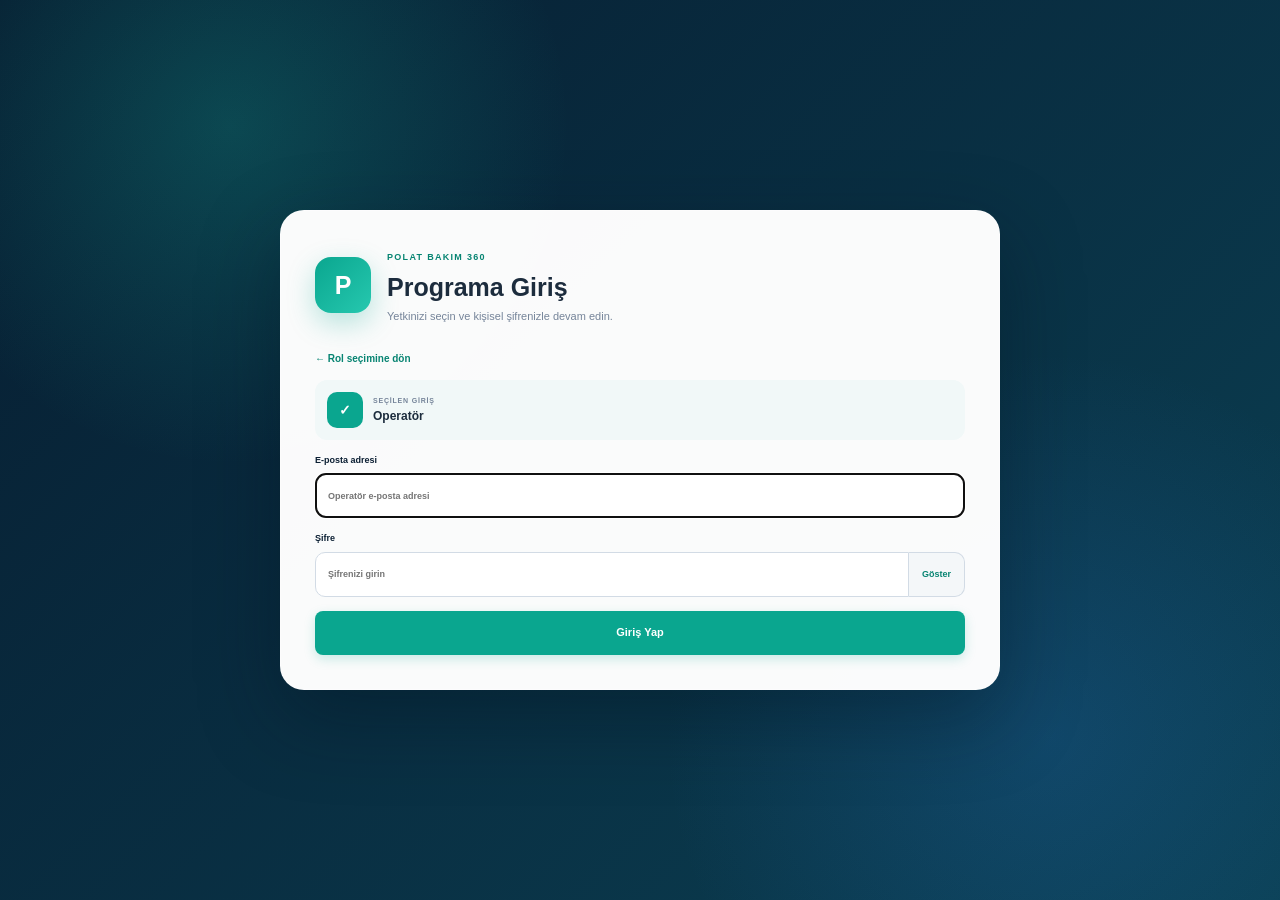
<file: operator.html>
<!doctype html>
<html lang="tr">
<head>
  <meta charset="utf-8">
  <meta name="viewport" content="width=device-width,initial-scale=1">
  <title>Polat Bakım · Operatör Modu</title>
  <link rel="icon" type="image/svg+xml" href="icons/polat-bakim.svg?v=20261001">
  <meta name="robots" content="noindex">
  <script>
    location.replace(`index.html?role=operator${location.hash||''}`);
  </script>
</head>
<body>
  <p><a href="index.html?role=operator">Program girişini aç</a></p>
</body>
</html>
</file>
<file: styles.css>
:root{
  --navy:#0b1f33;--navy-2:#102b45;--navy-3:#173a59;--teal:#0aa68f;--teal-dark:#078472;--teal-soft:#e8f8f5;
  --blue:#2878d0;--blue-soft:#eaf3fc;--bg:#f3f6f9;--panel:#fff;--text:#1c2c3d;--muted:#758499;
  --line:#e2e8ef;--line-strong:#d2dbe5;--green:#1e9b68;--orange:#e5822c;--red:#d94555;--purple:#7359c8;
  --shadow:0 4px 18px rgba(19,42,65,.06);--radius:12px;
}
*{box-sizing:border-box}html{scroll-behavior:smooth}body{margin:0;background:var(--bg);color:var(--text);font:14px/1.45 Inter,"Segoe UI",Arial,sans-serif}button,input,select,textarea{font:inherit}button{cursor:pointer}.hidden{display:none!important}
.access-gateway{display:none;min-height:100vh;align-items:center;justify-content:center;padding:24px;background:radial-gradient(circle at 18% 14%,rgba(25,205,177,.22),transparent 26%),radial-gradient(circle at 82% 82%,rgba(40,120,208,.22),transparent 30%),linear-gradient(135deg,#071d31,#0b4053)}body.access-locked .access-gateway{display:flex}body.access-locked .app-shell{display:none}.access-gateway-card{width:min(720px,100%);padding:34px;border:1px solid rgba(255,255,255,.25);border-radius:24px;background:rgba(255,255,255,.98);box-shadow:0 28px 80px rgba(0,18,32,.38)}.access-gateway-card>header{display:flex;align-items:center;gap:16px;margin-bottom:27px}.access-brand-mark{width:56px;height:56px;display:grid;place-items:center;flex:0 0 auto;border-radius:16px;background:linear-gradient(135deg,var(--teal),#26c8af);color:#fff;font-size:25px;font-weight:900;box-shadow:0 10px 28px rgba(10,166,143,.28)}.access-gateway-card header small{color:var(--teal-dark);font-size:9px;font-weight:900;letter-spacing:1.3px}.access-gateway-card h1{margin:3px 0 4px;font-size:25px}.access-gateway-card header p{margin:0;color:var(--muted);font-size:11px}.access-role-choice{display:grid;grid-template-columns:1fr 1fr;gap:14px}.access-role-choice button{display:grid;grid-template-columns:48px 1fr;grid-template-rows:auto auto;column-gap:13px;align-items:center;border:1px solid #dbe5ea;border-radius:16px;padding:19px;background:#f8fbfc;color:var(--text);text-align:left;transition:.18s}.access-role-choice button:hover{transform:translateY(-2px);border-color:#6dcaba;background:#f0faf8;box-shadow:0 12px 28px rgba(20,74,79,.11)}.access-role-choice button>span{grid-row:1/3;width:48px;height:48px;display:grid;place-items:center;border-radius:13px;background:#dff5f1;color:var(--teal-dark);font-size:20px;font-weight:900}.access-role-choice button:last-child>span{background:#e9f2fc;color:#286fb8}.access-role-choice strong{font-size:16px}.access-role-choice small{color:var(--muted);font-size:10px}.access-login-form{display:grid;gap:14px}.access-back{justify-self:start;border:0;background:transparent;color:var(--teal-dark);padding:0;font-size:10px;font-weight:800}.access-selected-role{display:flex;align-items:center;gap:10px;padding:12px;border-radius:12px;background:#f1f8f8}.access-selected-role>span{width:36px;height:36px;display:grid;place-items:center;border-radius:10px;background:var(--teal);color:#fff;font-weight:900}.access-selected-role small,.access-selected-role strong{display:block}.access-selected-role small{font-size:7px;color:var(--muted);font-weight:850;letter-spacing:.8px}.access-selected-role strong{font-size:12px;margin-top:2px}.access-login-form>label{display:grid;gap:6px;color:var(--navy);font-size:9px;font-weight:800}.access-login-form select,.access-login-form input{width:100%;height:45px;border:1px solid var(--line-strong);border-radius:10px;background:#fff;color:var(--text);padding:0 12px}.access-password{display:grid;grid-template-columns:1fr auto}.access-password input{border-radius:10px 0 0 10px}.access-password button{border:1px solid var(--line-strong);border-left:0;border-radius:0 10px 10px 0;background:#f4f7f9;color:var(--teal-dark);padding:0 13px;font-size:9px;font-weight:800}.access-error{margin:0;padding:10px;border-radius:9px;background:#fff0f2;color:#b4283c;font-size:9px;font-weight:750}.access-submit{min-height:44px}.sidebar-more{font-size:9px;font-weight:800}
@media(max-width:620px){.access-gateway{padding:12px}.access-gateway-card{padding:24px 18px}.access-role-choice{grid-template-columns:1fr}.access-gateway-card>header{align-items:flex-start}.access-gateway-card h1{font-size:21px}}

/* Mobil operatör: sesle yazma ve işe başlama güvenlik teyidi */
.voice-input-btn{display:inline-flex;align-items:center;gap:6px;align-self:flex-start;margin-top:6px;border:1px solid #b8d9d3;border-radius:999px;padding:7px 11px;background:#effaf8;color:var(--teal-dark);font:inherit;font-size:9px;font-weight:850;cursor:pointer}.voice-input-btn:hover{border-color:var(--teal);background:#e2f6f2}.voice-input-btn.listening{border-color:#d84255;background:#fff0f2;color:#bb2d40;animation:voicePulse 1s infinite}.voice-input-btn:disabled{cursor:not-allowed;filter:grayscale(1);opacity:.65}@keyframes voicePulse{50%{box-shadow:0 0 0 6px rgba(216,66,85,.12)}}
.safety-confirm-modal{width:min(590px,100%)}.safety-check-list{display:grid;gap:10px}.safety-check-list>label:not(.safety-note-label){display:grid;grid-template-columns:auto 1fr;gap:11px;align-items:flex-start;border:1px solid var(--line);border-radius:12px;padding:13px;background:#f9fbfc;cursor:pointer}.safety-check-list>label:has(input:checked){border-color:#75c8b9;background:#edfaf7}.safety-check-list input[type="checkbox"]{width:20px;height:20px;margin-top:1px;accent-color:var(--teal)}.safety-check-list strong,.safety-check-list small{display:block}.safety-check-list strong{color:var(--navy);font-size:10px}.safety-check-list small{margin-top:4px;color:var(--muted);font-size:8px;line-height:1.45}.safety-note-label{display:grid;gap:7px;margin-top:4px}.safety-note-label textarea{width:100%;resize:vertical}@media(max-width:620px){.safety-confirm-modal{min-height:100dvh;border-radius:0}.safety-check-list>label:not(.safety-note-label){padding:12px}.voice-input-btn{min-height:40px;padding-inline:14px}}
.manager-operator-assignee{display:flex!important;align-items:center;gap:7px;margin:7px 0 10px!important;padding:7px 9px;border-radius:8px;background:#eef5fb;color:#24445d!important}.manager-operator-assignee span{font-size:7px;font-weight:900;letter-spacing:.7px}.manager-operator-assignee strong{font-size:9px}
.operator-notification-btn{border:1px solid #c7d8df!important;background:#fff!important;color:#304a5c!important;white-space:nowrap}.operator-notification-btn.enabled{border-color:#72c9b9!important;background:#eaf9f6!important;color:#087c6c!important}@media(max-width:720px){.operator-session{flex-wrap:wrap}.operator-notification-btn{order:3;width:100%;min-height:40px}}

/* Bakım bütçesi ve satın alma */
.budget-toolbar{display:grid;grid-template-columns:130px 180px minmax(220px,1fr) auto;gap:12px;align-items:end;padding:15px;margin-bottom:14px}.budget-toolbar label{display:grid;gap:5px;color:var(--muted);font-size:8px;font-weight:800}.budget-toolbar input,.budget-toolbar select{height:38px;border:1px solid var(--line-strong);border-radius:8px;background:#fff;padding:0 10px}.budget-toolbar>div{align-self:center;padding-left:18px;border-left:1px solid var(--line)}.budget-toolbar small,.budget-toolbar strong{display:block}.budget-toolbar small{color:var(--muted);font-size:7px;font-weight:850}.budget-toolbar strong{margin-top:3px;color:var(--teal-dark);font-size:10px}.budget-kpis{display:grid;grid-template-columns:repeat(4,1fr);gap:13px;margin-bottom:14px}.budget-kpi{display:flex;align-items:center;gap:13px;border:1px solid var(--line);border-radius:12px;padding:16px;background:#fff;box-shadow:var(--shadow)}.budget-kpi>span{width:39px;height:39px;display:grid;place-items:center;border-radius:10px;background:var(--teal-soft);color:var(--teal-dark);font-size:13px;font-weight:900}.budget-kpi small,.budget-kpi b,.budget-kpi em{display:block}.budget-kpi small{color:var(--muted);font-size:8px;font-weight:800}.budget-kpi b{margin-top:4px;color:var(--navy);font-size:18px}.budget-kpi em{margin-top:3px;color:var(--muted);font-size:8px;font-style:normal}.budget-kpi.over{border-color:#efb3bc;background:#fff7f8}.budget-kpi.over>span{background:#ffe4e8;color:#c12e42}.budget-kpi.over b{color:#b9273b}.budget-grid{display:grid;grid-template-columns:minmax(340px,.8fr) minmax(560px,1.2fr);gap:14px;margin-bottom:14px}.budget-performance-panel{min-width:0}.budget-performance-row{width:100%;display:grid;grid-template-columns:minmax(150px,1fr) minmax(100px,1.2fr) 64px;gap:12px;align-items:center;border:0;border-bottom:1px solid var(--line);padding:14px 17px;background:#fff;text-align:left}.budget-performance-row:last-child{border-bottom:0}.budget-performance-row span strong,.budget-performance-row span small{display:block}.budget-performance-row strong{font-size:10px}.budget-performance-row small{margin-top:3px;color:var(--muted);font-size:8px}.budget-performance-row>div{height:8px;border-radius:999px;background:#eaf0f3;overflow:hidden}.budget-performance-row i{display:block;height:100%;border-radius:inherit;background:linear-gradient(90deg,var(--teal),#2fc6ae)}.budget-performance-row>b{font-size:10px;text-align:right}.budget-performance-row>b.over{color:var(--red)}.budget-purchase-panel{margin-bottom:18px}.budget-purchase-panel .table-wrap{max-height:540px}@media(max-width:1100px){.budget-grid{grid-template-columns:1fr}.budget-toolbar{grid-template-columns:1fr 1fr}.budget-toolbar>div{border-left:0;padding-left:0}}@media(max-width:700px){.budget-kpis{grid-template-columns:1fr 1fr}.budget-toolbar{grid-template-columns:1fr}.budget-toolbar>div{display:none}.budgetView .intro-actions,.view-intro .intro-actions{flex-wrap:wrap}.budget-performance-row{grid-template-columns:1fr 64px}.budget-performance-row>div{grid-column:1/-1;grid-row:2}.budget-grid{display:block}.budget-grid>.panel{margin-bottom:12px}}@media(max-width:470px){.budget-kpis{grid-template-columns:1fr}}
.cost-import-history-panel{margin-bottom:14px}.cost-import-history{display:grid;gap:0}.cost-import-history-item{display:grid;grid-template-columns:minmax(220px,1.5fr) repeat(3,minmax(90px,.55fr));gap:14px;align-items:center;padding:13px 17px;border-top:1px solid var(--line)}.cost-import-history-item:first-child{border-top:0}.cost-import-history-item strong,.cost-import-history-item small,.cost-import-history-item b,.cost-import-history-item span{display:block}.cost-import-history-item strong{font-size:10px;color:var(--navy)}.cost-import-history-item small{margin-top:3px;color:var(--muted);font-size:8px}.cost-import-history-item span{color:var(--muted);font-size:8px}.cost-import-history-item b{margin-top:3px;font-size:10px}.cost-import-modal{width:min(820px,calc(100vw - 30px))}.cost-import-preview{padding:0 22px 20px}.cost-import-file{display:flex;justify-content:space-between;gap:20px;align-items:center;padding:15px;border:1px solid var(--line);border-radius:12px;background:#f7fafb}.cost-import-file strong,.cost-import-file small{display:block}.cost-import-file strong{font-size:11px}.cost-import-file small{margin-top:4px;color:var(--muted);font-size:8px}.cost-import-file>span{font-size:9px;font-weight:800;color:var(--teal-dark);white-space:nowrap}.cost-import-kpis{display:grid;grid-template-columns:repeat(4,1fr);gap:10px;margin-top:12px}.cost-import-kpi{padding:13px;border:1px solid var(--line);border-radius:10px;background:#fff}.cost-import-kpi small,.cost-import-kpi b{display:block}.cost-import-kpi small{color:var(--muted);font-size:7px;font-weight:800}.cost-import-kpi b{margin-top:5px;font-size:13px}.cost-import-kpi.warning{border-color:#efc38e;background:#fff9ef}.cost-import-breakdown{display:grid;grid-template-columns:1fr 1fr;gap:12px;margin-top:12px}.cost-import-breakdown>div{padding:14px;border:1px solid var(--line);border-radius:10px}.cost-import-breakdown h3{margin:0 0 10px;font-size:9px}.cost-import-breakdown ul{display:grid;gap:7px;margin:0;padding:0;list-style:none}.cost-import-breakdown li{display:flex;justify-content:space-between;gap:12px;color:var(--muted);font-size:8px}.cost-import-breakdown li b{color:var(--navy)}.cost-import-note{margin:12px 0 0;padding:11px 13px;border-radius:9px;background:var(--teal-soft);color:var(--teal-dark);font-size:8px;line-height:1.5}.cost-import-error{padding:18px;border:1px solid #efb3bc;border-radius:10px;background:#fff7f8;color:#a82235;font-size:9px}@media(max-width:760px){.cost-import-history-item{grid-template-columns:1fr 1fr}.cost-import-history-item>div:first-child{grid-column:1/-1}.cost-import-kpis{grid-template-columns:1fr 1fr}.cost-import-breakdown{grid-template-columns:1fr}}@media(max-width:460px){.cost-import-file{align-items:flex-start;flex-direction:column}.cost-import-kpis{grid-template-columns:1fr}.cost-import-history-item{grid-template-columns:1fr}.cost-import-history-item>div:first-child{grid-column:auto}}
#confirmCostImportBtn:disabled{opacity:.45;cursor:not-allowed;box-shadow:none}
.budget-remaining b,.budget-remaining small{display:block;white-space:nowrap}.budget-remaining b{color:#087c6c}.budget-remaining small{margin-top:2px;color:var(--muted);font-size:7px}.budget-remaining.over b,.budget-remaining.over small{color:var(--red)}.budget-usage{display:inline-block;border-radius:999px;padding:5px 8px;background:#eaf8f5;color:#087c6c;font-size:8px;font-weight:850}.budget-usage.over{background:#ffeaed;color:#bd3042}#budgetPlanTable td:nth-child(n+5){white-space:nowrap}
.app-shell{min-height:100vh;display:flex}.sidebar{position:fixed;z-index:40;inset:0 auto 0 0;width:258px;background:var(--navy);color:#fff;display:flex;flex-direction:column;overflow-y:auto}.brand{height:80px;flex:0 0 80px;display:flex;align-items:center;gap:12px;padding:0 20px;border-bottom:1px solid rgba(255,255,255,.08)}.brand-mark{width:40px;height:40px;border-radius:11px;background:linear-gradient(135deg,var(--teal),#28c9af);display:grid;place-items:center;box-shadow:0 8px 24px rgba(10,166,143,.25)}.brand-mark span{font-size:21px;font-weight:800}.brand strong,.brand span{display:block}.brand strong{font-size:13px;letter-spacing:.8px}.brand>div:last-child span{color:#89a0b7;font-size:10px;margin-top:3px}
.nav{padding:16px 11px 24px;display:flex;flex-direction:column}.nav-label{font-size:9px;letter-spacing:1.2px;color:#688099;margin:17px 12px 6px;font-weight:700}.nav-label:first-child{margin-top:0}.nav-item{width:100%;border:0;background:transparent;color:#a7b7c7;display:flex;align-items:center;gap:11px;padding:10px 12px;border-radius:8px;text-align:left;font-weight:600;font-size:12px;transition:.18s}.nav-item:hover{background:rgba(255,255,255,.05);color:#fff}.nav-item.active{background:var(--navy-3);color:#fff;box-shadow:inset 3px 0 var(--teal)}.nav-icon{font-size:17px;width:20px;text-align:center;color:#89a7be}.nav-item.active .nav-icon{color:#35d3ba}.nav-item b{margin-left:auto;min-width:21px;padding:2px 6px;border-radius:11px;background:rgba(255,255,255,.1);font-size:9px;text-align:center;color:#c8d5e1}.nav-item.active b{background:var(--teal);color:#fff}
.sidebar-source{margin:auto 14px 12px;padding:12px;border:1px solid rgba(255,255,255,.09);border-radius:9px;background:rgba(255,255,255,.035);display:flex;align-items:center;gap:9px}.live-dot{width:8px;height:8px;border-radius:50%;background:#34d399;box-shadow:0 0 0 4px rgba(52,211,153,.12)}.sidebar-source strong,.sidebar-source span{display:block}.sidebar-source strong{font-size:10px}.sidebar-source span{font-size:9px;color:#8098ad;margin-top:2px}.sidebar-foot{padding:15px 17px;border-top:1px solid rgba(255,255,255,.08);display:flex;align-items:center;gap:10px}.user-avatar,.avatar{display:inline-grid;place-items:center;border-radius:50%;background:#dff3f0;color:var(--teal-dark);font-weight:800}.user-avatar{width:36px;height:36px}.sidebar-foot strong,.sidebar-foot span{display:block}.sidebar-foot strong{font-size:10px}.sidebar-foot span{font-size:9px;color:#7f96aa;margin-top:2px}.sidebar-more{margin-left:auto;border:0;background:none;color:#7790a6}
.main{margin-left:258px;width:calc(100% - 258px);padding:0 28px 42px}.topbar{height:80px;display:flex;align-items:center;justify-content:space-between;border-bottom:1px solid var(--line);margin-bottom:24px}.page-heading{display:flex;align-items:center}.breadcrumb{margin:0 0 4px;font-size:10px;color:#8a97a7}.breadcrumb span{color:var(--teal-dark)}.topbar h1{font-size:22px;margin:0;line-height:1.15}.top-actions{display:flex;align-items:center;gap:9px}.global-search,.search-box{display:flex;align-items:center;background:#fff;border:1px solid var(--line);border-radius:8px;color:#8a98a8}.global-search{width:220px;padding:0 11px}.global-search span,.search-box span{font-size:18px}.global-search input,.search-box input{width:100%;border:0;outline:0;background:transparent;padding:9px;color:var(--text);font-size:12px}.icon-btn{border:0;background:none;color:var(--muted);font-size:21px}.notification-btn{position:relative;width:39px;height:39px;border:1px solid var(--line);border-radius:8px;background:#fff}.notification-btn b{position:absolute;right:-3px;top:-4px;background:var(--red);color:#fff;border-radius:10px;padding:1px 5px;font-size:8px}.menu-btn{display:none}.primary-btn,.secondary-btn,.danger-btn{border:0;border-radius:8px;padding:10px 14px;font-weight:700;font-size:11px}.primary-btn{background:var(--teal);color:#fff;box-shadow:0 4px 12px rgba(10,166,143,.2)}.primary-btn:hover{background:var(--teal-dark)}.secondary-btn{background:#fff;color:var(--text);border:1px solid var(--line-strong)}.danger-btn{background:#fff3f5;color:#b52639;border:1px solid #efbdc5}.danger-btn:hover{background:#b52639;color:#fff;border-color:#b52639}.danger-btn:disabled{opacity:.45;cursor:not-allowed;background:#f4f6f8;color:#8895a3;border-color:var(--line)}
.view{display:none}.view.active{display:block}.welcome-row,.view-intro{display:flex;justify-content:space-between;align-items:flex-end;margin-bottom:18px}.welcome-row h2,.view-intro h2{margin:0;font-size:18px}.welcome-row p,.view-intro p{margin:5px 0 0;color:var(--muted);font-size:11px}.period-control,.calendar-nav{display:flex;border:1px solid var(--line);background:#fff;border-radius:8px;padding:3px}.period-control button,.calendar-nav button{border:0;background:transparent;padding:6px 10px;border-radius:6px;color:var(--muted);font-size:10px;font-weight:700}.period-control button.active{background:var(--navy);color:#fff}.intro-actions{display:flex;gap:8px}
.stats-grid{display:grid;grid-template-columns:repeat(4,1fr);gap:14px;margin-bottom:16px}.stat-card{position:relative;background:var(--panel);border:1px solid var(--line);border-radius:var(--radius);padding:17px 18px;box-shadow:var(--shadow);overflow:hidden}.stat-top{display:flex;justify-content:space-between;align-items:center}.stat-icon{width:38px;height:38px;border-radius:9px;display:grid;place-items:center;font-size:17px}.stat-card small{font-size:9px;color:var(--muted)}.stat-card small.positive{color:var(--green)}.stat-card small.negative{color:var(--red)}.stat-card b{font-size:27px;line-height:1;display:block;margin-top:13px}.stat-card p{margin:6px 0 0;color:var(--muted);font-size:10px}.stat-card:after{content:"";position:absolute;right:0;bottom:0;width:45px;height:3px;background:var(--card-color,var(--teal))}.compact-stats .stat-card{padding:15px}.compact-stats .stat-card b{font-size:23px}
.panel{background:var(--panel);border:1px solid var(--line);border-radius:var(--radius);box-shadow:var(--shadow)}.panel-head{min-height:66px;padding:16px 18px;display:flex;align-items:center;justify-content:space-between;border-bottom:1px solid var(--line)}.panel-head h2{margin:0;font-size:14px}.panel-head p{margin:4px 0 0;font-size:10px;color:var(--muted)}.panel-action{border:0;background:none;color:var(--teal-dark);font-size:10px;font-weight:700}.dashboard-grid{display:grid;gap:14px}.primary-grid{grid-template-columns:minmax(0,1.45fr) minmax(330px,.85fr);margin-bottom:14px}.secondary-grid{grid-template-columns:1fr 1fr 1fr}.status-overview{padding:20px;display:grid;grid-template-columns:1.25fr .75fr;gap:20px;align-items:center}.donut-wrap{display:flex;align-items:center;gap:25px}.donut{--p1:20%;--p2:40%;--p3:60%;width:150px;height:150px;border-radius:50%;background:conic-gradient(var(--teal) 0 var(--p1),var(--orange) var(--p1) var(--p2),var(--purple) var(--p2) var(--p3),#dce5ed var(--p3) 100%);position:relative;display:grid;place-items:center;flex:0 0 auto}.donut:after{content:"";position:absolute;inset:16px;border-radius:50%;background:#fff}.donut>div{position:relative;z-index:1;text-align:center}.donut strong,.donut span{display:block}.donut strong{font-size:26px}.donut span{font-size:9px;color:var(--muted)}.donut-legend{display:grid;gap:10px}.legend-row{display:grid;grid-template-columns:8px 1fr auto;gap:7px;align-items:center;font-size:10px}.legend-dot{width:8px;height:8px;border-radius:2px}.legend-row span{color:var(--muted)}.mini-trend{border-left:1px solid var(--line);padding-left:20px}.mini-trend p{font-size:9px;color:var(--muted);margin:0 0 13px}.spark-bars{height:105px;display:flex;align-items:flex-end;gap:5px}.spark-col{flex:1;min-width:4px;background:#dbe7ee;border-radius:3px 3px 0 0;position:relative}.spark-col.current{background:var(--teal)}.spark-col span{position:absolute;top:calc(100% + 5px);left:50%;transform:translateX(-50%);font-size:7px;color:#96a3b1}.live-label{font-size:8px;color:var(--green);background:#eaf8f2;padding:4px 7px;border-radius:10px;font-weight:800;letter-spacing:.6px}
.priority-list{padding:4px 17px}.priority-item{padding:12px 0;border-bottom:1px solid var(--line);display:grid;grid-template-columns:5px 1fr auto;gap:11px;align-items:center}.priority-item:last-child{border:0}.priority-line{height:37px;border-radius:4px;background:var(--orange)}.priority-item h3{margin:0;font-size:11px}.priority-item p{margin:3px 0 0;color:var(--muted);font-size:9px}.priority-item button{border:0;background:#f4f7f9;color:var(--text);width:28px;height:28px;border-radius:7px}.schedule-list,.workload-list,.activity-list{padding:5px 16px}.schedule-item{display:grid;grid-template-columns:43px 1fr auto;gap:10px;align-items:center;padding:10px 0;border-bottom:1px solid var(--line)}.schedule-item:last-child{border:0}.date-block{background:#f1f6f8;border-radius:7px;text-align:center;padding:5px}.date-block b,.date-block span{display:block}.date-block b{font-size:14px}.date-block span{font-size:7px;text-transform:uppercase;color:var(--muted)}.schedule-item h3{font-size:10px;margin:0}.schedule-item p{font-size:8px;color:var(--muted);margin:3px 0 0}.workload-item{padding:10px 0;border-bottom:1px solid var(--line)}.workload-item:last-child{border:0}.workload-top{display:flex;justify-content:space-between;align-items:center;margin-bottom:6px}.workload-person{display:flex;align-items:center;gap:8px}.avatar{width:28px;height:28px;font-size:8px}.workload-person strong,.workload-person span{display:block}.workload-person strong{font-size:9px}.workload-person span{font-size:8px;color:var(--muted)}.workload-count{font-size:9px;font-weight:700}.progress-track{height:5px;border-radius:6px;background:#edf1f4;overflow:hidden}.progress-bar{height:100%;border-radius:6px;background:var(--teal)}.activity-item{display:grid;grid-template-columns:27px 1fr;gap:9px;padding:9px 0;border-bottom:1px solid var(--line)}.activity-item:last-child{border:0}.activity-icon{width:27px;height:27px;border-radius:7px;display:grid;place-items:center;background:var(--teal-soft);color:var(--teal-dark);font-size:11px}.activity-item p{font-size:9px;margin:0;line-height:1.35}.activity-item time{font-size:8px;color:var(--muted);display:block;margin-top:3px}
.stats-strip{display:grid;grid-template-columns:repeat(4,1fr);gap:1px;background:var(--line);border:1px solid var(--line);border-radius:var(--radius);overflow:hidden;margin-bottom:14px}.strip-stat{background:#fff;padding:13px 17px}.strip-stat span{display:block;font-size:9px;color:var(--muted)}.strip-stat b{font-size:20px}.table-toolbar{min-height:61px;padding:12px 16px;display:flex;align-items:center;gap:9px;border-bottom:1px solid var(--line)}.search-box{width:min(360px,100%);padding:0 10px}.table-toolbar select{height:38px;border:1px solid var(--line);background:#fff;border-radius:8px;padding:0 10px;color:var(--text);font-size:10px}.source-pill{margin-left:auto;background:var(--teal-soft);color:var(--teal-dark);padding:6px 9px;border-radius:13px;font-size:9px;font-weight:700}.table-wrap{overflow-x:auto}table{width:100%;border-collapse:collapse}th,td{padding:12px 15px;text-align:left;white-space:nowrap;border-bottom:1px solid var(--line)}th{background:#f8fafb;color:#8492a2;text-transform:uppercase;letter-spacing:.45px;font-size:8px}td{font-size:10px}tbody tr:last-child td{border-bottom:0}tbody tr:hover{background:#fbfdfd}.order-link,.asset-link{border:0;background:none;color:var(--teal-dark);font-weight:800;padding:0;font-size:10px}.cell-title{font-weight:700}.subtext{display:block;font-size:8px;color:var(--muted);margin-top:3px}.order-waiting-subtext{max-width:350px;white-space:normal;color:#85640a;line-height:1.45}.order-waiting-subtext b{color:#6f5100}.waiting-reason-separator{color:#c69a22}.badge{display:inline-flex;align-items:center;gap:5px;border-radius:12px;padding:5px 8px;font-size:8px;font-weight:750}.badge:before{content:"";width:5px;height:5px;border-radius:50%;background:currentColor}.priority-acil{color:#bc263a;background:#fdecef}.priority-yüksek{color:#c86315;background:#fff0e2}.priority-orta{color:#967311;background:#fff8d9}.priority-düşük{color:#237995;background:#e8f7fb}.status-bekliyor{color:#7053bd;background:#f0ecfb}.status-atandı{color:#2168b9;background:#e8f1fb}.status-devam-ediyor{color:#ca671b;background:#fff0e4}.status-beklemede{color:#9d7711;background:#fff7d8}.status-tamamlandı,.status-çalışıyor{color:#167d55;background:#e7f6ef}.status-iptal{color:#627083;background:#edf0f3}.status-bakım-gerekli,.status-kritik{color:#c23344;background:#fcebed}.status-kontrol-gerekli{color:#b66b19;background:#fff1e4}.avatar-cell{display:flex;align-items:center;gap:7px}.table-action{border:1px solid var(--line);background:#fff;border-radius:7px;padding:6px 8px;font-size:8px;font-weight:700;color:var(--teal-dark)}.more-btn{border:0;background:none;font-size:17px;color:var(--muted)}.empty-state{text-align:center;padding:45px}.empty-state>span{font-size:27px;color:#91a3b2}.empty-state h3{font-size:13px;margin:9px 0 4px}.empty-state p{font-size:10px;color:var(--muted);margin:0}.load-more-wrap{display:flex;justify-content:center;padding:14px;border-top:1px solid var(--line)}
.order-tabs{display:flex;gap:5px;margin-bottom:11px;overflow-x:auto;padding-bottom:1px}.order-tabs button{border:1px solid var(--line);background:#fff;color:var(--muted);border-radius:7px;padding:8px 11px;font-size:9px;font-weight:700;white-space:nowrap}.order-tabs button span{margin-left:4px;background:#eef2f5;padding:2px 5px;border-radius:8px}.order-tabs button.active{background:var(--navy);border-color:var(--navy);color:#fff}.order-tabs button.active span{background:rgba(255,255,255,.15)}
.planned-grid{grid-template-columns:minmax(580px,1.3fr) minmax(300px,.7fr)}.calendar{padding:14px}.calendar-head,.calendar-grid{display:grid;grid-template-columns:repeat(7,1fr)}.calendar-head span{font-size:8px;color:var(--muted);text-align:center;padding:6px}.calendar-day{min-height:78px;border-top:1px solid var(--line);border-right:1px solid var(--line);padding:6px;position:relative}.calendar-day:nth-child(7n){border-right:0}.calendar-day.other{opacity:.4}.calendar-day.today{background:var(--teal-soft)}.calendar-day>span{font-size:9px}.calendar-event{display:block;margin-top:4px;padding:3px 5px;border-radius:4px;background:#e9f3fc;color:#246db8;font-size:7px;white-space:nowrap;overflow:hidden;text-overflow:ellipsis}.calendar-event.high{background:#fff0e2;color:#bf5d13}.planned-list{padding:5px 16px;max-height:540px;overflow:auto}.planned-item{padding:12px 0;border-bottom:1px solid var(--line)}.planned-item:last-child{border:0}.planned-item-top{display:flex;align-items:start;justify-content:space-between;gap:8px}.planned-item h3{font-size:10px;margin:0}.planned-item p{font-size:8px;color:var(--muted);margin:4px 0}.planned-meta{display:flex;gap:5px;margin-top:7px}.planned-meta span{font-size:7px;background:#f1f4f6;padding:4px 6px;border-radius:5px;color:#647487}
.asset-summary{display:grid;grid-template-columns:repeat(4,1fr);gap:10px;margin-bottom:14px}.asset-summary-item{display:flex;align-items:center;gap:11px;background:#fff;border:1px solid var(--line);border-radius:10px;padding:13px}.asset-summary-icon{width:34px;height:34px;display:grid;place-items:center;border-radius:8px;background:var(--teal-soft);color:var(--teal-dark)}.asset-summary-item b,.asset-summary-item span{display:block}.asset-summary-item b{font-size:17px}.asset-summary-item span{font-size:8px;color:var(--muted)}
.team-capacity{padding:17px;margin-bottom:14px}.capacity-head{display:flex;justify-content:space-between;align-items:center}.capacity-head h3{font-size:12px;margin:0}.capacity-head p{font-size:9px;color:var(--muted);margin:3px 0 0}.capacity-head b{font-size:19px;color:var(--teal-dark)}.capacity-bar{height:8px;background:#edf2f4;border-radius:8px;overflow:hidden;margin-top:13px}.capacity-bar div{height:100%;background:linear-gradient(90deg,var(--teal),#46c7b2)}.card-grid{display:grid;grid-template-columns:repeat(3,1fr);gap:14px}.person-card{padding:17px}.person-top{display:flex;align-items:center;gap:10px}.person-top .avatar{width:42px;height:42px;font-size:11px}.person-top h3{font-size:12px;margin:0}.person-top p{font-size:9px;color:var(--muted);margin:3px 0 0}.availability{margin-left:auto;width:8px;height:8px;border-radius:50%;background:var(--green);box-shadow:0 0 0 3px #e6f6ee}.person-stats{display:grid;grid-template-columns:repeat(3,1fr);margin-top:15px;padding-top:13px;border-top:1px solid var(--line)}.person-stats div{text-align:center}.person-stats div+div{border-left:1px solid var(--line)}.person-stats b,.person-stats span{display:block}.person-stats b{font-size:17px}.person-stats span{font-size:7px;color:var(--muted)}
.report-grid{grid-template-columns:1.35fr .65fr;margin-bottom:14px}.lower-report-grid{grid-template-columns:1fr 1fr}.bar-chart{height:270px;padding:24px 20px 28px;display:flex;align-items:flex-end;gap:8px}.month-group{height:100%;flex:1;display:flex;align-items:flex-end;gap:2px;position:relative;border-bottom:1px solid var(--line)}.month-bar{width:50%;background:#cfe3df;border-radius:4px 4px 0 0}.month-bar.done{background:var(--teal)}.month-group>span{position:absolute;top:calc(100% + 7px);width:100%;text-align:center;font-size:7px;color:var(--muted)}.type-analysis{padding:22px}.type-row{margin-bottom:16px}.type-row:last-child{margin:0}.type-row-head{display:flex;justify-content:space-between;font-size:9px;margin-bottom:6px}.type-row-head span{color:var(--muted)}.type-track{height:8px;border-radius:7px;background:#edf1f4;overflow:hidden}.type-bar{height:100%;background:var(--teal);border-radius:7px}.ranking-list{padding:8px 17px}.ranking-item{display:grid;grid-template-columns:22px 1fr auto;gap:9px;align-items:center;padding:10px 0;border-bottom:1px solid var(--line)}.ranking-item:last-child{border:0}.rank-no{width:21px;height:21px;display:grid;place-items:center;background:#f0f4f6;border-radius:6px;font-size:8px;font-weight:800}.ranking-item strong,.ranking-item span{display:block}.ranking-item strong{font-size:9px}.ranking-item span{font-size:8px;color:var(--muted)}.ranking-item>b{font-size:11px;color:var(--teal-dark)}
.modal-backdrop{position:fixed;inset:0;z-index:100;background:rgba(5,20,34,.62);backdrop-filter:blur(3px);display:grid;place-items:center;padding:18px}.modal{width:min(800px,100%);max-height:94vh;overflow:auto;background:#fff;border-radius:14px;box-shadow:0 30px 90px rgba(0,0,0,.3)}.small-modal{width:min(570px,100%)}.detail-modal{width:min(850px,100%)}.modal-head{padding:20px 22px;border-bottom:1px solid var(--line);display:flex;justify-content:space-between}.modal-eyebrow{font-size:8px;color:var(--teal-dark);font-weight:800;letter-spacing:1px}.modal-head h2{font-size:17px;margin:4px 0 0}.modal-head p{font-size:10px;color:var(--muted);margin:4px 0 0}.form-section{padding:17px 22px}.form-section+.form-section{border-top:1px solid var(--line)}.form-section h3{font-size:11px;margin:0 0 13px}.form-grid{display:grid;grid-template-columns:1fr 1fr;gap:13px}.form-grid label{display:grid;gap:5px;font-size:9px;font-weight:700}.form-grid .full{grid-column:1/-1}.form-grid input,.form-grid select,.form-grid textarea{width:100%;border:1px solid var(--line-strong);border-radius:7px;padding:9px 10px;background:#fff;color:var(--text);outline:none;font-size:10px}.form-grid input:focus,.form-grid select:focus,.form-grid textarea:focus{border-color:var(--teal);box-shadow:0 0 0 3px var(--teal-soft)}.form-grid textarea{resize:vertical}.modal-actions{padding:14px 22px;border-top:1px solid var(--line);display:flex;justify-content:flex-end;gap:8px}.detail-body{padding:19px 22px}.detail-status-row{display:flex;align-items:start;justify-content:space-between;gap:12px;margin-bottom:15px}.detail-status-row p{font-size:9px;color:var(--muted);margin:4px 0 0}.detail-meta{display:grid;grid-template-columns:repeat(4,1fr);gap:9px}.meta-card{background:#f5f8fa;padding:10px;border-radius:8px}.meta-card span,.meta-card strong{display:block}.meta-card span{font-size:7px;text-transform:uppercase;color:var(--muted);margin-bottom:5px}.meta-card strong{font-size:9px}.detail-description{margin:15px 0;border:1px solid var(--line);border-radius:9px;padding:13px}.detail-description strong{font-size:10px}.detail-description p{font-size:10px;line-height:1.55}.detail-section-title{font-size:10px;margin:16px 0 8px}.status-actions{display:flex;gap:6px;flex-wrap:wrap}.status-actions button{border:1px solid var(--line);background:#fff;border-radius:7px;padding:7px 9px;font-size:8px;font-weight:700}.status-actions button.active{background:var(--navy);border-color:var(--navy);color:#fff}.history-list{border-left:2px solid var(--line);margin-left:7px;padding-left:15px}.history-item{position:relative;padding:0 0 13px}.history-item:before{content:"";position:absolute;left:-20px;top:3px;width:8px;height:8px;border-radius:50%;background:var(--teal);border:2px solid #fff}.history-item strong{font-size:9px}.history-item p{font-size:8px;color:var(--muted);margin:2px 0}.toast{position:fixed;right:22px;bottom:22px;z-index:200;background:var(--navy);color:#fff;border-radius:9px;padding:12px 15px;display:flex;align-items:center;gap:9px;box-shadow:0 15px 40px rgba(9,30,48,.28)}.toast span{width:21px;height:21px;display:grid;place-items:center;border-radius:50%;background:var(--teal);font-size:10px}.toast p{font-size:10px;margin:0}
@media(max-width:1200px){.secondary-grid{grid-template-columns:1fr 1fr}.secondary-grid>section:last-child{grid-column:1/-1}.stats-grid{grid-template-columns:repeat(2,1fr)}.card-grid{grid-template-columns:repeat(2,1fr)}.planned-grid{grid-template-columns:1fr}.report-grid{grid-template-columns:1fr}.asset-summary{grid-template-columns:repeat(2,1fr)}}
@media(max-width:940px){.sidebar{transform:translateX(-100%);transition:.25s}.sidebar.open{transform:translateX(0)}.main{margin-left:0;width:100%;padding:0 17px 35px}.menu-btn{display:block;margin-right:9px}.primary-grid{grid-template-columns:1fr}.global-search{display:none}.topbar{height:72px}.status-overview{grid-template-columns:1fr}.mini-trend{border-left:0;border-top:1px solid var(--line);padding:17px 0 0}.secondary-grid{grid-template-columns:1fr}.secondary-grid>section:last-child{grid-column:auto}.planned-grid{grid-template-columns:1fr}}
@media(max-width:650px){.main{padding-inline:11px}.top-actions .primary-btn{font-size:0;padding:9px}.top-actions .primary-btn span{font-size:17px}.welcome-row,.view-intro{align-items:flex-start;gap:10px}.view-intro{flex-direction:column}.intro-actions{width:100%}.intro-actions button{flex:1}.period-control{display:none}.stats-grid,.stats-strip,.asset-summary{grid-template-columns:1fr 1fr}.status-overview{padding:14px}.donut-wrap{gap:12px}.donut{width:125px;height:125px}.table-toolbar{flex-wrap:wrap}.search-box{width:100%}.source-pill{margin-left:0}.card-grid{grid-template-columns:1fr}.calendar-day{min-height:58px}.calendar-event{font-size:0;width:7px;height:7px;padding:0;border-radius:50%}.form-grid{grid-template-columns:1fr}.form-grid .full{grid-column:auto}.detail-meta{grid-template-columns:1fr 1fr}.planned-grid{display:block}.planned-grid>section+section{margin-top:13px}}
@media(max-width:390px){.stats-grid,.stats-strip,.asset-summary{grid-template-columns:1fr}.donut-wrap{flex-direction:column}.detail-meta{grid-template-columns:1fr}.topbar h1{font-size:18px}}
@media(min-width:651px){.calendar-event{width:100%;border:0;text-align:left}}
.interactive-card{width:100%;color:inherit;text-align:left;cursor:pointer}.interactive-card:hover{border-color:#91d5ca;transform:translateY(-1px);box-shadow:0 8px 24px rgba(19,42,65,.1)}
button.legend-row{width:100%;border:0;background:transparent;padding:3px 0;text-align:left;color:inherit}button.legend-row:hover span{color:var(--teal-dark)}
button.spark-col{border:0;padding:0;cursor:pointer}button.spark-col:hover{filter:saturate(1.8);transform:scaleY(1.04);transform-origin:bottom}
button.schedule-item,button.workload-item{width:100%;border:0;background:transparent;text-align:left;color:inherit}button.schedule-item:hover,button.workload-item:hover{background:#f8fbfb}
.type-row-button{display:block;width:100%;border:0;background:transparent;padding:0;text-align:left;color:inherit}.type-row-button:hover .type-row-head strong{color:var(--teal-dark)}
.ranking-button{width:100%;border:0;background:transparent;color:inherit;text-align:left}.ranking-button:hover{background:#f8fbfb}
.active-filter-bar{display:flex;align-items:center;justify-content:space-between;gap:14px;padding:11px 16px;background:var(--teal-soft);border-bottom:1px solid #c7ebe5}.active-filter-bar>div{display:flex;align-items:baseline;gap:9px;min-width:0}.active-filter-bar span{font-size:7px;letter-spacing:1px;font-weight:800;color:var(--teal-dark)}.active-filter-bar strong{font-size:11px}.active-filter-bar small{font-size:9px;color:var(--muted)}.active-filter-bar button{border:1px solid #a9ddd5;background:#fff;color:var(--teal-dark);border-radius:7px;padding:6px 9px;font-size:8px;font-weight:700;white-space:nowrap}
@media(max-width:650px){.active-filter-bar{align-items:flex-start}.active-filter-bar>div{display:block}.active-filter-bar span,.active-filter-bar strong,.active-filter-bar small{display:block;margin-bottom:2px}}
button.month-group{border:0;background:transparent;padding:0;color:inherit;cursor:pointer}button.month-group:hover .month-bar{filter:saturate(1.6)}
.analytics-toolbar{display:flex;align-items:end;gap:10px;padding:13px 15px;margin-bottom:10px}.analytics-date-field{display:grid;gap:4px}.analytics-date-field label{font-size:8px;color:var(--muted);font-weight:700}.analytics-date-field input{height:37px;border:1px solid var(--line);border-radius:7px;padding:0 9px;color:var(--text);background:#fff;font-size:10px}.analytics-search{height:37px;min-width:250px;flex:1;display:flex;align-items:center;border:1px solid var(--line);border-radius:7px;padding:0 10px;background:#fff}.analytics-search span{font-size:17px;color:var(--muted)}.analytics-search input{width:100%;border:0;outline:0;padding:8px;background:transparent;font-size:10px}.analytics-result{margin-left:auto;text-align:right;padding:0 4px}.analytics-result strong,.analytics-result span{display:block}.analytics-result strong{font-size:18px;color:var(--teal-dark)}.analytics-result span{font-size:8px;color:var(--muted)}
.person-filter-row{display:flex;gap:7px;overflow-x:auto;padding:3px 0 11px}.person-chip{border:1px solid var(--line);background:#fff;color:var(--text);border-radius:18px;padding:7px 11px;font-size:9px;font-weight:700;white-space:nowrap}.person-chip.active{background:var(--navy);border-color:var(--navy);color:#fff}.analysis-filter-summary{display:flex;align-items:center;gap:8px;margin-bottom:10px;padding:8px 11px;border-radius:8px;background:var(--teal-soft);font-size:8px}.analysis-filter-summary>span{font-weight:800;color:var(--teal-dark)}#analysisFilterTags{display:flex;gap:5px;flex-wrap:wrap}.analysis-tag{border:1px solid #b8dfd8;background:#fff;border-radius:13px;padding:4px 7px;color:var(--teal-dark);font-size:8px}
.widget-manager{display:flex;align-items:center;gap:20px;padding:13px 15px;margin-bottom:11px}.widget-manager>div:first-child{min-width:190px}.widget-manager strong,.widget-manager span{display:block}.widget-manager strong{font-size:10px}.widget-manager span{font-size:8px;color:var(--muted);margin-top:2px}.widget-options{display:flex;flex-wrap:wrap;gap:7px}.widget-option{display:flex;align-items:center;gap:5px;border:1px solid var(--line);border-radius:7px;padding:6px 8px;font-size:8px;background:#fff}.widget-option input{accent-color:var(--teal)}
.custom-dashboard-grid{display:grid;grid-template-columns:repeat(12,minmax(0,1fr));gap:12px;align-items:start}.custom-widget{min-width:0;overflow:hidden;transition:opacity .15s,transform .15s}.custom-widget.span-4{grid-column:span 4}.custom-widget.span-6{grid-column:span 6}.custom-widget.span-8{grid-column:span 8}.custom-widget.span-12{grid-column:span 12}.custom-widget.dragging{opacity:.45;transform:scale(.99)}.custom-widget.drag-over{outline:2px dashed var(--teal);outline-offset:3px}.widget-head{min-height:58px;display:flex;align-items:center;gap:9px;padding:11px 13px;border-bottom:1px solid var(--line)}.drag-handle{font-size:17px;color:#a0adba;cursor:grab;user-select:none}.drag-handle:active{cursor:grabbing}.widget-head h2{font-size:11px;margin:0}.widget-head p{font-size:8px;color:var(--muted);margin:2px 0 0}.widget-count{margin-left:auto;background:var(--teal-soft);color:var(--teal-dark);font-size:8px;font-weight:800;padding:4px 7px;border-radius:11px}.widget-actions{margin-left:auto;display:flex;gap:4px}.widget-actions button{border:1px solid var(--line);background:#fff;color:var(--muted);border-radius:6px;padding:5px 7px;font-size:8px}.widget-actions button:hover{color:var(--teal-dark);border-color:#a9d8d0}.widget-table-wrap{max-height:390px;overflow:auto}.widget-table-wrap.compact-table{max-height:310px}.analytics-table{width:100%;border-collapse:collapse}.analytics-table th{position:sticky;top:0;z-index:2;background:#f6f9fa}.analytics-table th,.analytics-table td{padding:8px 10px;font-size:8px;border-bottom:1px solid var(--line);white-space:nowrap}.analytics-table tbody tr{cursor:pointer}.analytics-table tbody tr:hover{background:var(--teal-soft)}.analytics-table tfoot td{position:sticky;bottom:0;background:#f6f9fa;font-weight:800;border-top:1px solid var(--line-strong)}.analytics-table .wide-cell{min-width:270px;white-space:normal}.analytics-table .num{text-align:right;font-variant-numeric:tabular-nums}.matrix-table th,.matrix-table td{text-align:right}.matrix-table th:first-child,.matrix-table td:first-child{text-align:left;position:sticky;left:0;background:#fff;z-index:1}.matrix-table th:first-child{z-index:3;background:#f6f9fa}.widget-footer{display:flex;justify-content:space-between;padding:8px 12px;border-top:1px solid var(--line);font-size:8px;color:var(--muted)}
.column-manager{padding:9px 12px;border-bottom:1px solid var(--line);background:#f8fbfb;display:flex;gap:6px;flex-wrap:wrap}.column-option{display:flex;align-items:center;gap:4px;padding:4px 5px;border:1px solid var(--line);border-radius:6px;background:#fff;font-size:8px}.column-option label{display:flex;align-items:center;gap:4px;padding:1px 3px}.column-option input{accent-color:var(--teal)}.column-option button{border:0;background:#eef4f5;color:var(--teal-dark);border-radius:4px;padding:3px 5px;font-size:8px}
.analytics-list{max-height:330px;overflow:auto;padding:5px 11px}.analytics-list button{width:100%;display:flex;justify-content:space-between;gap:9px;border:0;border-bottom:1px solid var(--line);background:transparent;text-align:left;padding:8px 3px;color:var(--text);font-size:8px}.analytics-list button:hover{color:var(--teal-dark)}.analytics-list button span{color:var(--muted);white-space:nowrap}
.analysis-donut-layout{min-height:245px;display:flex;align-items:center;justify-content:center;gap:20px;padding:15px}.analysis-donut{width:145px;height:145px;flex:0 0 auto;border-radius:50%;display:grid;place-items:center;position:relative;background:#e7edf1}.analysis-donut:after{content:"";position:absolute;inset:25px;border-radius:50%;background:#fff}.analysis-donut>div{position:relative;z-index:1;text-align:center}.analysis-donut strong,.analysis-donut span{display:block}.analysis-donut strong{font-size:21px}.analysis-donut span{font-size:8px;color:var(--muted)}.analysis-legend{display:grid;gap:7px;min-width:110px}.analysis-legend button{display:grid;grid-template-columns:8px 1fr auto;gap:6px;align-items:center;border:0;background:transparent;padding:3px 0;text-align:left;color:var(--text);font-size:8px}.analysis-legend button:hover{color:var(--teal-dark)}.analysis-legend i{width:8px;height:8px;border-radius:2px}.analysis-legend b{font-size:8px}
@media(max-width:1100px){.custom-widget.span-4{grid-column:span 6}.custom-widget.span-8{grid-column:span 12}.analysis-donut-layout{gap:10px}.analytics-toolbar{flex-wrap:wrap}.analytics-search{order:3;flex-basis:100%}}
@media(max-width:700px){.custom-widget.span-4,.custom-widget.span-6,.custom-widget.span-8,.custom-widget.span-12{grid-column:span 12}.analytics-toolbar{align-items:stretch}.analytics-date-field{flex:1}.analytics-date-field input{width:100%}.analytics-toolbar>.secondary-btn{flex:1}.analytics-result{display:none}.widget-manager{display:block}.widget-options{margin-top:10px}.analysis-donut-layout{min-height:210px}.widget-actions button[data-widget-size]{display:none}}
.status-teyit-bekliyor{color:#1f63b0;background:#e7f1fc}.status-devre-dışı{color:#627083;background:#edf0f3}
.operator-nav .nav-count{margin-left:auto}.operator-hero{position:relative;overflow:hidden;display:flex;align-items:flex-end;justify-content:space-between;gap:24px;padding:24px 26px;margin-bottom:14px;border-radius:15px;color:#fff;background:linear-gradient(125deg,#082b43 0%,#075a68 58%,#0aa68f 100%);box-shadow:0 16px 40px rgba(7,54,73,.18)}.operator-hero:after{content:"";position:absolute;width:260px;height:260px;border:46px solid rgba(255,255,255,.06);border-radius:50%;right:18%;top:-125px}.operator-hero>div,.operator-select{position:relative;z-index:1}.operator-kicker{display:block;font-size:8px;font-weight:850;letter-spacing:1.4px;color:#8ce5d7;margin-bottom:6px}.operator-hero h2{font-size:22px;margin:0 0 6px}.operator-hero p{font-size:10px;max-width:570px;margin:0;color:#d5edf0;line-height:1.55}.operator-select{display:grid;gap:6px;min-width:245px;font-size:8px;font-weight:800;color:#b9dce1}.operator-select select{border:1px solid rgba(255,255,255,.3);border-radius:9px;padding:10px 34px 10px 11px;background:#fff;color:var(--navy);font-size:10px;font-weight:750}.operator-stats{display:grid;grid-template-columns:repeat(4,1fr);gap:10px;margin-bottom:13px}.operator-stat{border:1px solid var(--line);border-radius:11px;background:#fff;padding:13px;text-align:left;display:flex;align-items:center;gap:11px;color:var(--text);box-shadow:var(--shadow);cursor:pointer}.operator-stat>span{width:33px;height:33px;display:grid;place-items:center;border-radius:9px;background:var(--teal-soft);color:var(--teal-dark);font-size:14px}.operator-stat b,.operator-stat small{display:block}.operator-stat b{font-size:16px}.operator-stat small{font-size:8px;color:var(--muted);margin-top:2px}.operator-stat.active{border-color:var(--teal);box-shadow:0 0 0 3px var(--teal-soft)}.operator-toolbar{display:flex;align-items:center;justify-content:space-between;gap:12px;margin-bottom:12px}.operator-tabs{display:flex;gap:5px;overflow-x:auto}.operator-tabs button{white-space:nowrap;border:1px solid var(--line);background:#fff;border-radius:8px;padding:8px 10px;font-size:8px;font-weight:750;color:var(--muted)}.operator-tabs button.active{background:var(--navy);border-color:var(--navy);color:#fff}.operator-search{width:245px;background:#fff}.operator-layout{display:grid;grid-template-columns:minmax(0,1fr) 245px;gap:13px;align-items:start}.operator-work-list{display:grid;gap:11px}.operator-job{background:#fff;border:1px solid var(--line);border-radius:13px;padding:16px 17px;box-shadow:var(--shadow);border-left:4px solid var(--teal)}.operator-job.pending-confirmation{border-left-color:#2878d0}.operator-job-head{display:flex;align-items:center;justify-content:space-between}.operator-job-head>div{display:flex;gap:7px;align-items:center}.job-id{font-size:8px;font-weight:850;color:var(--teal-dark);letter-spacing:.5px}.operator-job h3{font-size:14px;margin:10px 0}.operator-equipment{display:flex;align-items:center;gap:9px;background:#f5f8fa;border-radius:8px;padding:9px 10px}.operator-equipment>span{width:28px;height:28px;display:grid;place-items:center;border-radius:7px;background:#e3eef3;color:var(--navy)}.operator-equipment strong,.operator-equipment small{display:block}.operator-equipment strong{font-size:10px}.operator-equipment small{font-size:8px;color:var(--muted);margin-top:2px}.operator-job-meta{display:grid;grid-template-columns:repeat(3,1fr);gap:8px;margin:10px 0}.operator-job-meta span{border-right:1px solid var(--line)}.operator-job-meta span:last-child{border-right:0}.operator-job-meta small,.operator-job-meta b{display:block}.operator-job-meta small{font-size:7px;text-transform:uppercase;color:var(--muted);margin-bottom:3px}.operator-job-meta b{font-size:9px}.operator-description{font-size:9px;line-height:1.5;color:#4d5e6d;margin:9px 0}.operator-actions{display:flex;justify-content:flex-end;gap:7px;border-top:1px solid var(--line);padding-top:11px}.pending-note{padding:9px 10px;border-radius:8px;background:#e7f1fc;color:#1f63b0;font-size:9px;font-weight:750;margin-top:10px}.operator-guide{position:sticky;top:90px;border:1px solid var(--line);border-radius:13px;padding:18px;background:#fff;box-shadow:var(--shadow)}.guide-icon{width:37px;height:37px;display:grid;place-items:center;border-radius:11px;background:var(--teal-soft);color:var(--teal-dark);font-weight:900}.operator-guide h3{font-size:12px;margin:12px 0}.operator-guide ol{margin:0;padding-left:17px}.operator-guide li{font-size:9px;line-height:1.55;margin-bottom:8px;color:#425566}.operator-guide p{font-size:8px;color:var(--muted);border-top:1px solid var(--line);padding-top:11px;margin:8px 0 0}
.operator-job-meta{grid-template-columns:repeat(2,minmax(0,1fr))}
.operator-time-summary{display:flex;flex-wrap:wrap;gap:8px;margin:10px 0;padding:10px;border:1px solid #cce8e4;border-radius:9px;background:#f1faf8}
.operator-time-summary>span{min-width:145px;flex:1 1 180px}
.operator-time-summary small,.operator-time-summary b{display:block}
.operator-time-summary small{font-size:8px;font-weight:750;color:var(--teal-dark);margin-bottom:4px}
.operator-time-summary b{font-size:10px;color:var(--navy);line-height:1.45}
.completion-modal,.asset-modal{width:min(980px,100%)}.completion-summary{display:grid;grid-template-columns:repeat(4,1fr);gap:1px;background:var(--line);border-bottom:1px solid var(--line)}.completion-summary>div{background:#f7f9fb;padding:12px 16px}.completion-summary span,.completion-summary strong{display:block}.completion-summary span{font-size:7px;text-transform:uppercase;color:var(--muted);margin-bottom:4px}.completion-summary strong{font-size:9px}.section-heading{display:flex;justify-content:space-between;align-items:center}.section-heading span{font-size:8px;color:var(--muted)}.crew-grid{display:grid;grid-template-columns:1fr 1fr;gap:12px}.crew-grid fieldset{border:1px solid var(--line);border-radius:10px;padding:12px;margin:0}.crew-grid legend{font-size:9px;font-weight:800;padding:0 5px}.crew-grid legend label{display:flex;align-items:center;gap:6px}.crew-fields{display:grid;grid-template-columns:1fr 1fr;gap:9px}.crew-fields label{display:grid;gap:4px;font-size:8px;font-weight:700}.crew-fields input,.crew-fields select{width:100%;border:1px solid var(--line-strong);border-radius:7px;padding:8px;font-size:9px}.crew-disabled{opacity:.4}.file-field small{font-weight:500;color:var(--muted)}.confirmation-check{grid-template-columns:auto 1fr!important;align-items:center;padding:11px;border-radius:9px;background:var(--teal-soft);color:var(--teal-dark)}.confirmation-check input{width:auto}.sticky-actions{position:sticky;bottom:0;background:#fff;z-index:2}.manager-confirm{display:flex;align-items:center;justify-content:space-between;gap:14px;padding:13px 14px;margin-bottom:14px;border:1px solid #9ac6ef;border-radius:10px;background:#edf6ff}.manager-confirm span,.manager-confirm strong,.manager-confirm small{display:block}.manager-confirm span{font-size:7px;color:#1f63b0;font-weight:850;letter-spacing:.7px}.manager-confirm strong{font-size:10px;margin:3px 0}.manager-confirm small{font-size:8px;color:var(--muted)}.manager-confirm>div:last-child{display:flex;gap:7px;flex-shrink:0}.cost-card{background:#e8f8f5}.cost-card strong{color:var(--teal-dark);font-size:11px}.cost-breakdown{display:grid;grid-template-columns:repeat(4,1fr);border:1px solid var(--line);border-radius:9px;overflow:hidden;margin-top:10px}.cost-breakdown>div{padding:9px 11px;border-right:1px solid var(--line)}.cost-breakdown>div:last-child{border:0}.cost-breakdown span,.cost-breakdown b{display:block}.cost-breakdown span{font-size:7px;color:var(--muted)}.cost-breakdown b{font-size:9px;margin-top:3px}.result-grid{display:grid;grid-template-columns:1fr 1fr;gap:9px}.result-grid>div{border:1px solid var(--line);border-radius:9px;padding:11px}.result-grid span{font-size:7px;text-transform:uppercase;color:var(--muted)}.result-grid p{font-size:9px;line-height:1.45;margin:5px 0 0}.machine-kpis{display:grid;grid-template-columns:repeat(4,1fr);gap:9px;margin-bottom:12px}.machine-kpis>div{border:1px solid var(--line);border-radius:9px;padding:11px}.machine-kpis span,.machine-kpis b{display:block}.machine-kpis span{font-size:7px;text-transform:uppercase;color:var(--muted)}.machine-kpis b{font-size:15px;margin-top:5px}.machine-kpis .machine-cost{background:var(--navy);border-color:var(--navy);color:#fff}.machine-kpis .machine-cost span{color:#bad0df}.history-heading{display:flex;align-items:center;justify-content:space-between;gap:10px}.machine-history .history-item{width:100%;display:flex;align-items:center;justify-content:space-between;text-align:left;background:#fff;border:0;border-bottom:1px solid var(--line);padding:10px 2px;color:inherit}.machine-history .history-item>span:last-child{text-align:right}.machine-history .history-item b,.machine-history .history-item em{display:block}.machine-history .history-item em{margin-top:4px;font-style:normal}.asset-card-head{background:linear-gradient(120deg,#f7fafb,#edf7f5)}
@media(max-width:940px){.operator-layout{grid-template-columns:1fr}.operator-guide{display:none}.operator-stats{grid-template-columns:repeat(2,1fr)}}
@media(max-width:650px){.operator-hero{align-items:stretch;flex-direction:column;padding:19px}.operator-select{min-width:0}.operator-toolbar{align-items:stretch;flex-direction:column}.operator-search{width:100%}.operator-job{padding:14px}.operator-job-meta{grid-template-columns:1fr 1fr}.operator-job-meta span{border-right:0}.operator-actions{display:grid;grid-template-columns:1fr 1fr}.operator-actions button{width:100%}.operator-actions button:last-child:nth-child(3){grid-column:1/-1}.completion-summary{grid-template-columns:1fr 1fr}.crew-grid{grid-template-columns:1fr}.crew-fields{grid-template-columns:1fr}.manager-confirm{align-items:stretch;flex-direction:column}.manager-confirm>div:last-child{display:grid;grid-template-columns:1fr 1fr}.cost-breakdown,.machine-kpis{grid-template-columns:1fr 1fr}.cost-breakdown>div{border-bottom:1px solid var(--line)}.result-grid{grid-template-columns:1fr}.history-heading{align-items:stretch;flex-direction:column}.history-heading button{width:100%}}
@media(max-width:390px){.operator-stats,.completion-summary,.cost-breakdown,.machine-kpis{grid-template-columns:1fr}.operator-job-meta{grid-template-columns:1fr}.operator-actions,.manager-confirm>div:last-child{grid-template-columns:1fr}}
.time-summary{display:grid;grid-template-columns:repeat(3,1fr);gap:8px;margin-top:12px}.time-summary>div{padding:10px 12px;border:1px solid var(--line);border-radius:8px;background:#f7f9fb}.time-summary span,.time-summary b{display:block}.time-summary span{font-size:7px;text-transform:uppercase;color:var(--muted)}.time-summary b{font-size:11px;margin-top:4px}.time-summary>div:last-child{background:var(--teal-soft);border-color:#bde8df;color:var(--teal-dark)}.pause-history-box{display:grid;gap:5px;margin-top:10px}.pause-history-box>strong{font-size:8px}.pause-history-box>span{padding:7px 9px;background:#fff8df;border-radius:7px;font-size:8px;color:#6e5814}.section-help{display:block;margin:-5px 0 12px;font-size:8px;line-height:1.5;color:var(--muted)}.purchased-materials{display:grid;gap:8px}.purchase-row{position:relative;display:grid;grid-template-columns:2fr 1fr .7fr .8fr auto;gap:8px;align-items:end;padding:10px 42px 10px 10px;border:1px solid var(--line);border-radius:9px;background:#f8fafb}.purchase-row label{display:grid;gap:4px;font-size:8px;font-weight:700}.purchase-row input,.purchase-row select{width:100%;border:1px solid var(--line-strong);border-radius:7px;padding:8px;background:#fff;color:var(--text);font-size:9px}.purchase-remove{position:absolute;right:10px;top:50%;transform:translateY(-50%);width:25px;height:25px;border:1px solid #f1c4ca;border-radius:7px;background:#fff;color:#c23344;font-size:16px}.cost-approval-modal{width:min(1040px,100%)}.manager-labor-list,.manager-material-list{display:grid;gap:8px}.manager-labor-row{display:grid;grid-template-columns:minmax(180px,1.4fr) 180px 150px;gap:12px;align-items:center;padding:11px 12px;border:1px solid var(--line);border-radius:9px}.manager-labor-row>div:first-child strong,.manager-labor-row>div:first-child span,.manager-labor-row>div:last-child span,.manager-labor-row>div:last-child b{display:block}.manager-labor-row strong{font-size:10px}.manager-labor-row span{font-size:8px;color:var(--muted);margin-top:3px}.manager-labor-row label,.manager-material-row label{display:grid;gap:4px;font-size:8px;font-weight:700}.manager-labor-row input,.manager-material-row input{width:100%;border:1px solid var(--line-strong);border-radius:7px;padding:8px;font-size:9px}.manager-labor-row>div:last-child{text-align:right}.manager-labor-row>div:last-child b{font-size:11px;color:var(--teal-dark)}.manager-material-row{display:grid;grid-template-columns:minmax(170px,1.4fr) 1fr 1fr 130px 120px;gap:10px;align-items:center;padding:11px 12px;border:1px solid var(--line);border-radius:9px}.manager-material-row>div:first-child strong,.manager-material-row>div:first-child span,.manager-material-row>div:last-child span,.manager-material-row>div:last-child b{display:block}.manager-material-row strong{font-size:9px}.manager-material-row span{font-size:8px;color:var(--muted);margin-top:3px}.manager-material-row>div:last-child{text-align:right}.manager-material-row>div:last-child b{font-size:10px;color:var(--teal-dark)}.manager-subtotal{display:flex;justify-content:flex-end;align-items:center;gap:15px;margin-top:10px;padding:10px 12px;border-top:1px solid var(--line)}.manager-subtotal span{font-size:8px;color:var(--muted)}.manager-subtotal b{font-size:13px}.manager-grand-total{display:grid;justify-items:end;margin-top:14px;padding:14px;border-radius:10px;background:var(--navy);color:#fff}.manager-grand-total span{font-size:8px;color:#bcd0de}.manager-grand-total b{font-size:22px;margin:3px 0}.manager-grand-total small{font-size:7px;color:#91aabd}.no-material-cost{padding:16px;border:1px dashed var(--line-strong);border-radius:9px;text-align:center;color:var(--muted);font-size:9px}.detail-cost-table{border:1px solid var(--line);border-radius:9px;overflow:hidden}.detail-cost-table>div{display:grid;grid-template-columns:1.5fr repeat(4,1fr);align-items:center;gap:8px;padding:8px 10px;border-bottom:1px solid var(--line);font-size:8px}.detail-cost-table>div:last-child{border-bottom:0}.detail-cost-head{background:#f1f5f7;color:var(--muted);font-size:7px!important;text-transform:uppercase;font-weight:800}.detail-cost-table b{text-align:right}.detail-cost-table small{display:block;color:var(--muted);margin-top:2px}
@media(max-width:940px){.manager-material-row{grid-template-columns:1fr 1fr}.manager-material-row>div:first-child{grid-column:1/-1}.manager-material-row>div:last-child{text-align:left}}
@media(max-width:650px){.time-summary{grid-template-columns:1fr}.purchase-row{grid-template-columns:1fr 1fr}.purchase-row label:first-child{grid-column:1/-1}.manager-labor-row,.manager-material-row{grid-template-columns:1fr}.manager-labor-row>div:last-child,.manager-material-row>div:last-child{text-align:left}.detail-cost-table{overflow-x:auto}.detail-cost-table>div{min-width:620px}}
@media(max-width:650px){.manager-person-time-row{grid-template-columns:1fr}.manager-person-time-name{grid-column:auto}.manager-person-time-row button{width:100%}}
.fault-choice-layout{display:grid;grid-template-columns:1fr 1fr;gap:11px;margin-top:12px}.fault-choice-group{margin:0;padding:11px;border:1px solid var(--line);border-radius:10px;background:#f8fafb}.fault-choice-group legend{padding:0 6px;font-size:9px;font-weight:800;color:var(--navy)}.fault-options{display:grid;grid-template-columns:1fr 1fr;gap:6px}.fault-options label{display:flex;align-items:center;gap:6px;min-height:31px;padding:6px 8px;border:1px solid var(--line);border-radius:7px;background:#fff;font-size:8px;font-weight:650;cursor:pointer}.fault-options label:has(input:checked){border-color:var(--teal);background:var(--teal-soft);color:var(--teal-dark)}.fault-options input{width:14px;height:14px;margin:0;accent-color:var(--teal);flex:0 0 auto}.fault-other-fields{margin-top:12px}
@media(max-width:650px){.fault-choice-layout{grid-template-columns:1fr}.fault-options{grid-template-columns:1fr 1fr}}
@media(max-width:390px){.fault-options{grid-template-columns:1fr}}
.shift-count-label{display:flex;align-items:center;gap:8px;font-size:8px;font-weight:800;color:var(--muted)}.shift-count-label select{border:1px solid var(--line-strong);border-radius:7px;padding:7px 28px 7px 9px;background:#fff;color:var(--text);font-size:9px}.shift-entry-list{display:grid;gap:9px}.shift-entry{border:1px solid var(--line);border-radius:10px;overflow:hidden;background:#f8fafb}.shift-entry-head{display:flex;align-items:center;justify-content:space-between;padding:8px 11px;background:#edf3f6;border-bottom:1px solid var(--line)}.shift-entry-head span{font-size:9px;font-weight:850;color:var(--navy)}.shift-entry-head b{font-size:8px;color:var(--teal-dark)}.shift-entry-fields{display:grid;grid-template-columns:1.15fr repeat(4,1fr);gap:8px;padding:10px}.shift-entry-fields label{display:grid;gap:4px;font-size:8px;font-weight:700}.shift-entry-fields input{width:100%;border:1px solid var(--line-strong);border-radius:7px;padding:8px;background:#fff;color:var(--text);font-size:9px}.shift-entry-fields input:focus{border-color:var(--teal);box-shadow:0 0 0 3px var(--teal-soft)}.shift-extra-fields{margin-top:10px}.shift-detail-table>div{grid-template-columns:.7fr 1fr 1.2fr 1.2fr .8fr}
@media(max-width:650px){.shift-count-label{align-items:flex-start;flex-direction:column}.shift-entry-fields{grid-template-columns:1fr 1fr}.shift-entry-fields label:first-child{grid-column:1/-1}}
@media(max-width:390px){.shift-entry-fields{grid-template-columns:1fr}.shift-entry-fields label:first-child{grid-column:auto}}
.monthly-capacity-panel{margin-bottom:14px;padding-bottom:14px}.capacity-head-actions{display:flex;align-items:flex-end;gap:8px}.capacity-head-actions label{display:grid;gap:4px;font-size:7px;font-weight:800;color:var(--muted)}.capacity-head-actions input{border:1px solid var(--line-strong);border-radius:7px;padding:8px;background:#fff;color:var(--text);font-size:9px}.capacity-summary-grid{display:grid;grid-template-columns:repeat(4,1fr);gap:1px;border-top:1px solid var(--line);border-bottom:1px solid var(--line);background:var(--line)}.capacity-summary-grid>div{padding:12px 15px;background:#fff}.capacity-summary-grid span,.capacity-summary-grid b{display:block}.capacity-summary-grid span{font-size:7px;text-transform:uppercase;color:var(--muted)}.capacity-summary-grid b{font-size:15px;margin-top:5px}.capacity-person-list{display:grid;grid-template-columns:1fr 1fr;gap:8px;padding:13px 15px}.capacity-person-row{display:grid;grid-template-columns:minmax(150px,1.2fr) 1fr 55px 28px;align-items:center;gap:9px;padding:8px 10px;border:1px solid var(--line);border-radius:9px}.capacity-person-main{display:flex;align-items:center;gap:8px;border:0;background:none;text-align:left;color:inherit}.capacity-person-main>span:last-child strong,.capacity-person-main>span:last-child small{display:block}.capacity-person-main strong{font-size:9px}.capacity-person-main small{font-size:7px;color:var(--muted);margin-top:2px}.capacity-progress{height:6px;border-radius:5px;background:#edf1f4;overflow:hidden}.capacity-progress i{display:block;height:100%;border-radius:inherit;background:var(--teal)}.capacity-person-row>b{font-size:9px;text-align:right}.capacity-person-row>b.over-capacity{color:#c23344}.capacity-remove-tech,.capacity-edit-row>button,.person-remove{width:25px;height:25px;border:1px solid #f1c4ca;border-radius:7px;background:#fff;color:#c23344;font-size:15px}.monthly-machine-section{margin:3px 15px 0;padding-top:13px;border-top:1px solid var(--line)}.monthly-machine-head{display:flex;align-items:center;justify-content:space-between;gap:10px;margin-bottom:10px}.monthly-machine-head h3{font-size:10px;margin:0}.monthly-machine-head p{font-size:8px;color:var(--muted);margin:3px 0 0}.monthly-machine-list{display:grid;grid-template-columns:repeat(3,1fr);gap:8px}.monthly-machine-card{display:grid;grid-template-columns:30px 1fr auto;align-items:center;gap:8px;padding:9px;border:1px solid var(--line);border-radius:9px;background:#fff;color:inherit;text-align:left}.machine-card-icon{width:28px;height:28px;display:grid;place-items:center;border-radius:7px;background:var(--teal-soft);color:var(--teal-dark)}.monthly-machine-card strong,.monthly-machine-card small,.monthly-machine-card b{display:block}.monthly-machine-card strong{font-size:8px}.monthly-machine-card small{font-size:7px;color:var(--muted);margin-top:2px}.monthly-machine-card>span:last-child{text-align:right}.monthly-machine-card b{font-size:9px}.capacity-modal{width:min(760px,100%)}.capacity-modal-actions{display:flex;gap:6px}.capacity-edit-list{display:grid;gap:7px;margin-top:11px}.capacity-edit-row{display:grid;grid-template-columns:32px 1fr 140px 28px;align-items:center;gap:9px;padding:8px 10px;border:1px solid var(--line);border-radius:9px}.capacity-edit-row>span:nth-child(2) strong,.capacity-edit-row>span:nth-child(2) small{display:block}.capacity-edit-row strong{font-size:9px}.capacity-edit-row small{font-size:7px;color:var(--muted);margin-top:2px}.capacity-edit-row label{display:grid;grid-template-columns:auto 80px;align-items:center;gap:7px;font-size:8px;font-weight:700}.capacity-edit-row input{width:100%;border:1px solid var(--line-strong);border-radius:7px;padding:7px;font-size:9px}.person-remove{margin-left:auto}.person-hour-line{display:flex;justify-content:space-between;padding-top:10px;border-top:1px solid var(--line);font-size:8px;color:var(--muted)}.person-hour-line b{color:var(--text)}
@media(max-width:940px){.capacity-person-list,.monthly-machine-list{grid-template-columns:1fr 1fr}}
@media(max-width:650px){.capacity-head-actions{align-items:stretch;flex-direction:column}.capacity-head-actions input,.capacity-head-actions button{width:100%}.capacity-summary-grid,.capacity-person-list,.monthly-machine-list{grid-template-columns:1fr}.capacity-person-row{grid-template-columns:1fr auto}.capacity-progress{grid-column:1/-1}.monthly-machine-head{align-items:stretch;flex-direction:column}.capacity-modal-actions{flex-direction:column}.capacity-edit-row{grid-template-columns:32px 1fr 28px}.capacity-edit-row label{grid-column:1/-1;grid-row:2;display:grid;grid-template-columns:1fr 90px}}
/* Makine kartlarıyla bağlı periyodik bakım kartları */
.maintenance-card-grid{display:grid;grid-template-columns:repeat(3,minmax(0,1fr));gap:16px;padding:18px}.maintenance-card{border:1px solid #dce6ec;border-radius:16px;background:#fff;padding:17px;box-shadow:0 5px 18px rgba(32,58,74,.05);display:flex;flex-direction:column;gap:15px}.maintenance-card:hover{border-color:#9bcfc7;box-shadow:0 10px 28px rgba(24,84,89,.09)}.maintenance-card-top,.maintenance-card-actions{display:flex;align-items:center;justify-content:space-between;gap:10px}.maintenance-card-id{font-size:12px;font-weight:800;letter-spacing:.08em;color:#72818c}.maintenance-card-title{border:0;background:transparent;padding:0;display:flex;gap:12px;text-align:left;color:inherit;cursor:pointer;align-items:center}.maintenance-card-title>span:last-child{display:grid;gap:4px}.maintenance-card-title strong{font-size:16px;line-height:1.3}.maintenance-card-title small{color:#71808a}.maintenance-card-meta{display:grid;grid-template-columns:1fr 1fr;gap:10px}.maintenance-card-meta div{border-radius:10px;background:#f6f9fa;padding:10px;display:grid;gap:3px}.maintenance-card-meta span{font-size:11px;color:#74838c}.maintenance-card-meta b{font-size:12px;line-height:1.35}.maintenance-card-actions{margin-top:auto}.maintenance-card-actions button{flex:1}.status-gecikmis{background:#fdecef!important;color:#bd2f43!important}.status-yaklasiyor{background:#fff0e2!important;color:#b66118!important}.status-planli{background:#e8f8f5!important;color:#087a6c!important}.status-pasif{background:#eef2f4!important;color:#65747d!important}.maintenance-status-text{font-style:normal}.maintenance-status-text.status-gecikmis{background:transparent!important;color:#bd2f43!important}.maintenance-status-text.status-yaklasiyor{background:transparent!important;color:#b66118!important}.maintenance-status-text.status-planli{background:transparent!important;color:#087a6c!important}.maintenance-status-text.status-pasif{background:transparent!important;color:#65747d!important}
.maintenance-card-modal{width:min(1040px,calc(100vw - 32px))}.maintenance-builder-list,.measurement-builder-list{display:grid;gap:9px}.maintenance-builder-row,.measurement-builder-row{display:grid;gap:9px;align-items:center;background:#f6f9fa;border:1px solid #e1e9ed;border-radius:11px;padding:9px}.maintenance-builder-row{grid-template-columns:minmax(0,1fr) auto 36px}.measurement-builder-row{grid-template-columns:2fr 1fr 1fr 1fr 36px}.maintenance-builder-row input,.measurement-builder-row input{min-width:0}.maintenance-builder-row>button,.measurement-builder-row>button{width:34px;height:34px;border:0;border-radius:8px;background:#fff;color:#c23b4b;font-size:20px;cursor:pointer}.inline-check{display:flex!important;align-items:center;gap:7px;white-space:nowrap}.inline-check input{width:auto!important}.section-help{color:#71808a;font-size:13px;margin:-5px 0 12px}
.maintenance-detail-columns{display:grid;grid-template-columns:1fr 1fr;gap:18px}.maintenance-detail-list{display:grid;gap:8px}.maintenance-detail-list>span{display:flex;align-items:center;gap:9px;padding:10px 12px;border:1px solid #e0e8ec;border-radius:10px;font-weight:650}.maintenance-detail-list i{font-style:normal;color:#0a947f}.maintenance-detail-list small{margin-left:auto;color:#75848d;font-weight:500}.asset-maintenance-links{display:grid;grid-template-columns:1fr 1fr;gap:10px;margin-bottom:18px}.asset-maintenance-links>button{border:1px solid #dde7eb;border-radius:12px;background:#f9fbfc;padding:12px;display:flex;justify-content:space-between;gap:14px;text-align:left;cursor:pointer}.asset-maintenance-links>button:hover{border-color:#88c7bd;background:#f1faf8}.asset-maintenance-links span{display:grid;gap:3px}.asset-maintenance-links span:last-child{text-align:right}.asset-maintenance-links small{color:#74838c}.asset-maintenance-links em{font-style:normal}
.linked-maintenance-section{border:1px solid #c8e5df!important;background:#f4fbf9!important}.linked-maintenance-section>p{margin:3px 0 14px;color:#54736e}.linked-maintenance-checklist{display:grid;grid-template-columns:1fr 1fr;gap:9px}.operator-maintenance-check{display:flex!important;align-items:center;gap:10px;background:#fff;border:1px solid #dce9e6;border-radius:10px;padding:11px}.operator-maintenance-check input{width:18px!important;height:18px}.operator-maintenance-check span{display:grid;gap:2px}.operator-maintenance-check small{color:#a44829}.linked-maintenance-measurements{display:grid;grid-template-columns:repeat(3,minmax(0,1fr));gap:10px;margin-top:12px}.linked-maintenance-measurements label{background:#fff;border:1px solid #dce9e6;border-radius:10px;padding:10px}.linked-maintenance-measurements label>small{color:#657780}.linked-maintenance-measurements label>span{font-size:11px;color:#75848d;margin-top:5px}
.linked-maintenance-banner{width:100%;border:1px solid #b9ddd6;background:#f0faf8;border-radius:12px;padding:13px 15px;display:grid;gap:3px;text-align:left;color:#174c49;cursor:pointer}.linked-maintenance-banner span{font-size:10px;letter-spacing:.12em;font-weight:800;color:#138172}.linked-maintenance-banner strong{font-size:14px}.linked-maintenance-banner small{color:#617e7a}.linked-maintenance-banner:hover{border-color:#67b6aa;background:#e7f7f3}
@media(max-width:1100px){.maintenance-card-grid{grid-template-columns:repeat(2,minmax(0,1fr))}.linked-maintenance-measurements{grid-template-columns:1fr 1fr}}
@media(max-width:700px){.maintenance-card-grid{grid-template-columns:1fr;padding:12px}.maintenance-card-meta,.maintenance-detail-columns,.asset-maintenance-links,.linked-maintenance-checklist,.linked-maintenance-measurements{grid-template-columns:1fr}.measurement-builder-row{grid-template-columns:1fr 1fr}.measurement-builder-row [data-measurement-name]{grid-column:1/-1}.measurement-builder-row>button{grid-column:2;justify-self:end}.maintenance-builder-row{grid-template-columns:1fr 36px}.maintenance-builder-row .inline-check{grid-column:1}.maintenance-builder-row>button{grid-column:2;grid-row:1/3}.maintenance-card-actions{flex-direction:column}.maintenance-card-actions button{width:100%}}
/* Makine bakım kartlarının birleşik görünümü */
.machine-maintenance-grid{display:grid;grid-template-columns:repeat(3,minmax(0,1fr));gap:16px;padding:18px}.machine-maintenance-card{border:1px solid #dce6ec;border-radius:15px;background:#fff;padding:0;overflow:hidden;text-align:left;color:inherit;cursor:pointer;box-shadow:0 5px 18px rgba(32,58,74,.05);transition:.2s}.machine-maintenance-card:hover{transform:translateY(-3px);border-color:#88c7bd;box-shadow:0 12px 28px rgba(24,84,89,.11)}.machine-maintenance-image{height:clamp(170px,16vw,200px);background:linear-gradient(145deg,#eaf3f5,#f7fafb);display:grid;place-items:center;position:relative;overflow:hidden}.machine-maintenance-image img{width:100%;height:100%;object-fit:cover}.machine-maintenance-image>span{font-size:42px;color:#8ca1ac}.machine-maintenance-image .badge{position:absolute;right:10px;top:10px}.machine-maintenance-body{padding:15px;display:grid;gap:9px}.machine-code-line{display:flex;justify-content:space-between;gap:10px;align-items:center}.machine-code-line>b{color:#087f72;font-size:12px;letter-spacing:.05em}.machine-code-line small{color:#778690;text-align:right}.machine-maintenance-body h3{margin:0;font-size:16px;line-height:1.3}.machine-maintenance-body>p{margin:0;color:#71808a;min-height:20px}.machine-maintenance-facts{display:grid;grid-template-columns:repeat(3,1fr);gap:7px}.machine-maintenance-facts span{padding:8px;border-radius:9px;background:#f5f8f9;display:grid;gap:2px}.machine-maintenance-facts small{font-size:10px;color:#74838c}.machine-maintenance-facts b{font-size:12px;white-space:nowrap;overflow:hidden;text-overflow:ellipsis}.machine-next-maintenance{border-top:1px solid #e2eaed;padding-top:10px;display:flex;justify-content:space-between;gap:10px;color:#087f72}.machine-next-maintenance.is-overdue{color:#bd2f43}.machine-next-maintenance span{font-size:11px}.machine-next-maintenance b{font-size:12px}.machine-detail-hero{height:260px;border-radius:14px;overflow:hidden;background:#edf3f5;margin-bottom:15px}.machine-detail-hero img{width:100%;height:100%;object-fit:contain}.machine-maintenance-date{display:grid;grid-template-columns:repeat(3,1fr);gap:10px;padding:13px;border:1px solid #cbe4df;background:#f1faf8;border-radius:12px;margin-bottom:15px}.machine-maintenance-date span{display:grid;gap:3px;color:#607771;font-size:11px}.machine-maintenance-date b{color:#174d46;font-size:14px}.machine-maintenance-date.is-overdue{border-color:#efc6cc;background:#fff5f6}.machine-maintenance-date.is-overdue b{color:#b52c3e}
@media(max-width:1100px){.machine-maintenance-grid{grid-template-columns:repeat(2,minmax(0,1fr))}}
@media(max-width:700px){.machine-maintenance-grid{grid-template-columns:1fr;padding:12px}.machine-maintenance-date{grid-template-columns:1fr}.machine-detail-hero{height:190px}}
.manager-nav .nav-count{margin-left:auto}.manager-login-shell{min-height:620px;display:grid;place-items:center;padding:36px 18px;border-radius:16px;background:radial-gradient(circle at 76% 16%,rgba(244,183,64,.2),transparent 31%),linear-gradient(135deg,#081f35,#193c55)}.manager-login-card{width:min(450px,100%);padding:30px;border:1px solid rgba(255,255,255,.18);border-radius:18px;background:#fff;box-shadow:0 22px 60px rgba(0,18,32,.3);display:grid;gap:16px}.manager-login-brand{display:flex;align-items:flex-start;gap:14px;margin-bottom:4px}.manager-login-brand>span{width:46px;height:46px;display:grid;place-items:center;flex:0 0 auto;border-radius:13px;background:#d79a25;color:#fff;font-size:19px;font-weight:850}.manager-login-brand small{font-size:8px;font-weight:850;letter-spacing:1.2px;color:#9a6810}.manager-login-brand h2{margin:4px 0 5px;font-size:22px;color:var(--navy)}.manager-login-brand p{margin:0;color:var(--muted);font-size:10px;line-height:1.55}.manager-login-card>label{display:grid;gap:6px;font-size:9px;font-weight:800;color:var(--navy)}.manager-login-card select,.manager-login-card input{width:100%;min-height:44px;border:1px solid var(--line);border-radius:10px;background:#fff;color:var(--text);padding:10px 12px;font-size:11px}.manager-password-field{display:grid;grid-template-columns:1fr auto}.manager-password-field input{border-radius:10px 0 0 10px}.manager-password-field button{border:1px solid var(--line);border-left:0;border-radius:0 10px 10px 0;background:#f8f5ee;color:#8b6117;padding:0 12px;font-size:9px;font-weight:800}.manager-login-submit{min-height:44px;justify-content:center}.manager-login-help{display:block;color:var(--muted);font-size:8px;text-align:center}.manager-login-error{margin:0;padding:9px 11px;border-radius:8px;background:#fff0f2;color:#b4283c;font-size:9px;font-weight:750}.manager-approval-hero{display:flex;align-items:flex-end;justify-content:space-between;gap:20px;margin-bottom:14px;padding:22px 24px;border-radius:15px;background:linear-gradient(125deg,#0a2941,#164a61);color:#fff;box-shadow:0 14px 34px rgba(8,35,55,.17)}.manager-approval-hero>div:first-child>span{font-size:8px;font-weight:850;letter-spacing:1.2px;color:#f3c96f}.manager-approval-hero h2{margin:5px 0 6px;font-size:21px}.manager-approval-hero p{margin:0;color:#cde0e8;font-size:10px}.manager-session{display:flex;align-items:center;gap:9px;min-width:360px;padding:8px 9px;border:1px solid rgba(255,255,255,.2);border-radius:11px;background:rgba(0,0,0,.12)}.manager-session .avatar{background:#fff3d8;color:#8f6110}.manager-session>div{display:grid;min-width:0;flex:1}.manager-session small{font-size:7px;color:#f3c96f}.manager-session strong{font-size:10px}.manager-session button{border:1px solid rgba(255,255,255,.3);border-radius:8px;background:rgba(255,255,255,.08);color:#fff;padding:8px 9px;font-size:8px;font-weight:800}.manager-approval-stats{display:grid;grid-template-columns:repeat(3,1fr);gap:10px;margin-bottom:14px}.manager-approval-stats article{display:flex;align-items:center;gap:11px;padding:14px;border:1px solid var(--line);border-radius:12px;background:#fff;box-shadow:var(--shadow)}.manager-approval-stats article>span{width:36px;height:36px;display:grid;place-items:center;border-radius:9px;background:#fff4dc;color:#a87012;font-size:15px}.manager-approval-stats b,.manager-approval-stats strong,.manager-approval-stats small{display:block}.manager-approval-stats b{font-size:17px}.manager-approval-stats strong{font-size:9px}.manager-approval-stats small{margin-top:2px;color:var(--muted);font-size:7px}.manager-queue-panel,.manager-history-panel{margin-bottom:14px}.manager-approval-list{display:grid;gap:11px;padding:0 15px 15px}.manager-approval-card{padding:16px;border:1px solid var(--line);border-left:4px solid #d79a25;border-radius:12px;background:#fff}.manager-approval-head{display:flex;align-items:flex-start;justify-content:space-between;gap:12px}.manager-approval-head h3{margin:5px 0 0;font-size:13px}.manager-approval-facts{display:grid;grid-template-columns:repeat(4,1fr);gap:0;margin-top:13px;padding:11px 0;border-top:1px solid var(--line);border-bottom:1px solid var(--line)}.manager-approval-facts>span{display:grid;gap:2px;padding:0 11px;border-right:1px solid var(--line)}.manager-approval-facts>span:first-child{padding-left:0}.manager-approval-facts>span:last-child{border-right:0}.manager-approval-facts small{font-size:7px;color:var(--muted);text-transform:uppercase}.manager-approval-facts b{font-size:9px}.manager-approval-facts em{font-size:8px;color:var(--muted);font-style:normal}.manager-work-result{margin:11px 0 0;padding:9px 10px;border-radius:8px;background:#f6f8f9;color:var(--muted);font-size:9px;line-height:1.5}.manager-work-result strong{color:var(--text)}.manager-approval-actions{display:flex;justify-content:flex-end;gap:7px;margin-top:12px}
.manager-order-times input{width:100%}.manager-person-time-editor{display:grid;gap:9px;padding:12px;border:1px solid #bfe3dc;border-radius:9px;background:#f4fbf9}.manager-person-time-heading{display:grid;gap:3px}.manager-person-time-heading strong{font-size:10px}.manager-person-time-heading small{color:var(--muted);font-size:8px}.manager-person-time-editor [data-manager-person-time-list]{display:grid;gap:7px}.manager-person-time-row{display:grid;grid-template-columns:minmax(155px,1fr) 1fr 1fr auto;gap:8px;align-items:end;padding:9px;border:1px solid var(--line);border-radius:8px;background:#fff}.manager-person-time-name{align-self:center}.manager-person-time-name strong,.manager-person-time-name span{display:block}.manager-person-time-name strong{font-size:9px}.manager-person-time-name span{margin-top:3px;color:var(--muted);font-size:7px}.manager-person-time-row label{display:grid;gap:4px;font-size:8px;font-weight:700}.manager-person-time-row input{width:100%;border:1px solid var(--line-strong);border-radius:7px;padding:8px;font-size:9px}.manager-person-time-row button{min-height:34px;white-space:nowrap}.manager-person-time-empty{margin:0;color:var(--muted);font-size:8px}.manager-labor-row{grid-template-columns:minmax(150px,.8fr) minmax(480px,2.4fr) 130px}.manager-labor-time-grid{display:grid;grid-template-columns:1.2fr 1.2fr .65fr .8fr;gap:7px}.manager-material-row{position:relative;grid-template-columns:repeat(12,minmax(0,1fr));align-items:end}.manager-material-name{grid-column:span 3}.manager-material-code{grid-column:span 2}.manager-material-quantity{grid-column:span 1}.manager-material-unit{grid-column:span 1}.manager-material-supplier{grid-column:span 2}.manager-material-document{grid-column:span 2}.manager-material-cost{grid-column:span 1}.manager-material-row select{width:100%;border:1px solid var(--line-strong);border-radius:7px;padding:8px;font-size:9px}.manager-material-total{grid-column:1/-1;display:flex;justify-content:flex-end;align-items:center;gap:10px;padding-top:5px}.manager-material-total span,.manager-material-total b{margin:0!important}.manager-material-total button{width:25px;height:25px;border:1px solid #f1c4ca;border-radius:7px;background:#fff;color:#c23344;font-size:15px}.section-heading>div{display:grid;gap:3px}
.manager-factory-summary{display:flex;align-items:center;justify-content:space-between;margin:10px 0;padding:11px 13px;border:1px solid #bfe5df;border-radius:10px;background:#effaf8;color:var(--teal-dark)}.manager-factory-summary span{font-size:9px;font-weight:800}.manager-factory-summary b{font-size:15px}.manager-factory-schedule{display:grid;gap:8px}.manager-factory-row{display:grid;grid-template-columns:1.05fr repeat(4,.9fr) 1.05fr 32px;align-items:end;gap:7px;padding:10px;border:1px solid var(--line);border-radius:10px;background:#fff}.manager-factory-row label{display:grid;gap:5px;font-size:8px;font-weight:750;color:var(--muted)}.manager-factory-row input[type="date"],.manager-factory-row input[type="time"]{width:100%;min-height:35px;border:1px solid var(--line-strong);border-radius:7px;padding:7px;font-size:9px;background:#fff}.manager-factory-row.closed{background:#f3f5f7}.manager-factory-row.closed label:not(.factory-closed-toggle){opacity:.55}.factory-closed-toggle{min-height:35px;display:flex!important;align-items:center;justify-content:center;gap:7px;padding:7px;border:1px solid var(--line-strong);border-radius:7px;background:#f8fafb;color:var(--text)!important}.factory-closed-toggle input{width:15px;height:15px;accent-color:#d64555}.factory-day-remove{width:32px;height:35px;border:1px solid #f1c4ca;border-radius:7px;background:#fff;color:#c23344;font-size:16px}
.factory-date-title{display:flex;align-items:center;gap:3px}.factory-date-title b{color:var(--teal-dark);font-size:8px;text-transform:capitalize}.manager-factory-row.closed .factory-date-title b{color:#c23344}
.manager-reliability-scope{display:grid;grid-template-columns:1fr 1fr;gap:9px;margin-top:10px}.manager-reliability-scope>label:not(.manager-reliability-reason){display:flex;align-items:flex-start;gap:9px;padding:11px 12px;border:1px solid var(--line);border-radius:10px;background:#f8fafb}.manager-reliability-scope input[type="checkbox"]{width:16px;height:16px;margin-top:1px;accent-color:var(--teal)}.manager-reliability-scope b,.manager-reliability-scope small{display:block}.manager-reliability-scope b{font-size:9px}.manager-reliability-scope small{margin-top:3px;color:var(--muted);font-size:8px;line-height:1.4}.manager-reliability-reason{grid-column:1/-1;display:grid;gap:5px;color:var(--muted);font-size:8px;font-weight:750}.manager-reliability-reason input{width:100%;border:1px solid var(--line-strong);border-radius:7px;padding:9px 10px;background:#fff;color:var(--text);font-size:9px}
@media(max-width:1050px){.manager-person-time-row{grid-template-columns:1fr 1fr}.manager-person-time-name{grid-column:1/-1}.manager-labor-row{grid-template-columns:1fr}.manager-labor-time-grid{grid-template-columns:1fr 1fr}.manager-labor-row>div:last-child{text-align:left}.manager-material-name,.manager-material-code,.manager-material-supplier,.manager-material-document{grid-column:span 6}.manager-material-quantity,.manager-material-unit,.manager-material-cost{grid-column:span 4}}
@media(max-width:1050px){.manager-factory-row{grid-template-columns:repeat(3,1fr) 32px}.manager-factory-row .factory-day-remove{grid-column:4}.factory-closed-toggle{grid-column:span 2}}
@media(max-width:800px){.manager-approval-hero{align-items:stretch;flex-direction:column}.manager-session{min-width:0;width:100%}.manager-approval-facts{grid-template-columns:1fr 1fr;gap:10px}.manager-approval-facts>span{border-right:0;padding:0}.manager-approval-stats{grid-template-columns:1fr}.manager-material-row{grid-template-columns:1fr 1fr}.manager-material-name,.manager-material-code,.manager-material-quantity,.manager-material-unit,.manager-material-supplier,.manager-material-document,.manager-material-cost{grid-column:span 1}.manager-factory-row{grid-template-columns:1fr 1fr}.manager-factory-row .factory-day-remove{grid-column:auto}.factory-closed-toggle{grid-column:1/-1}}
@media(max-width:650px){.manager-reliability-scope{grid-template-columns:1fr}.manager-reliability-reason{grid-column:auto}}
@media(max-width:520px){.manager-login-shell{min-height:520px;padding:18px 10px}.manager-login-card{padding:22px 18px}.manager-session{align-items:stretch;flex-wrap:wrap}.manager-session>div{min-width:150px}.manager-session button{flex:1}.manager-approval-facts{grid-template-columns:1fr}.manager-approval-actions{display:grid;grid-template-columns:1fr}.manager-approval-actions button{width:100%}.manager-labor-time-grid,.manager-material-row{grid-template-columns:1fr}.manager-material-name,.manager-material-code,.manager-material-quantity,.manager-material-unit,.manager-material-supplier,.manager-material-document,.manager-material-cost{grid-column:span 1}}
.cloud-connection-btn{margin-left:auto;border:1px solid rgba(255,255,255,.14);border-radius:7px;background:rgba(255,255,255,.07);color:#a9bdca;padding:5px 7px;font-size:7px;font-weight:800}.cloud-connection-btn.connected{border-color:rgba(52,211,153,.45);color:#6ee7b7}.cloud-connection-btn.has-error{border-color:rgba(251,113,133,.45);color:#fda4af}.cloud-status-card{display:flex;align-items:center;gap:11px;margin:16px 0 4px;padding:12px;border:1px solid var(--line);border-radius:11px;background:#f5f8fa}.cloud-status-dot{width:10px;height:10px;flex:0 0 auto;border-radius:50%;background:#94a3b8;box-shadow:0 0 0 4px rgba(148,163,184,.15)}.cloud-status-card.connected .cloud-status-dot{background:#10b981;box-shadow:0 0 0 4px rgba(16,185,129,.14)}.cloud-status-card.has-error .cloud-status-dot{background:#e5485d;box-shadow:0 0 0 4px rgba(229,72,93,.14)}.cloud-status-card strong,.cloud-status-card small{display:block}.cloud-status-card strong{font-size:10px}.cloud-status-card small{margin-top:3px;color:var(--muted);font-size:8px}.cloud-error{margin:12px 0 0;padding:9px 11px;border-radius:8px;background:#fff0f2;color:#b4283c;font-size:9px}
.operator-login-shell{min-height:620px;display:grid;place-items:center;padding:36px 18px;border-radius:16px;background:radial-gradient(circle at 75% 18%,rgba(10,166,143,.2),transparent 30%),linear-gradient(135deg,#071f34,#0a5260)}.operator-login-card{width:min(430px,100%);padding:30px;border:1px solid rgba(255,255,255,.2);border-radius:18px;background:#fff;box-shadow:0 22px 60px rgba(0,18,32,.3);display:grid;gap:16px}.operator-login-brand{display:flex;align-items:flex-start;gap:14px;margin-bottom:4px}.operator-login-brand>span{width:46px;height:46px;display:grid;place-items:center;flex:0 0 auto;border-radius:13px;background:var(--teal);color:#fff;font-size:22px;font-weight:850}.operator-login-brand small{font-size:8px;font-weight:850;letter-spacing:1.2px;color:var(--teal-dark)}.operator-login-brand h2{margin:4px 0 5px;font-size:22px;color:var(--navy)}.operator-login-brand p{margin:0;color:var(--muted);font-size:10px;line-height:1.55}.operator-login-card>label{display:grid;gap:6px;font-size:9px;font-weight:800;color:var(--navy)}.operator-login-card select,.operator-login-card input{width:100%;min-height:44px;border:1px solid var(--line);border-radius:10px;background:#fff;color:var(--text);padding:10px 12px;font-size:11px}.operator-password-field{display:grid;grid-template-columns:1fr auto}.operator-password-field input{border-radius:10px 0 0 10px}.operator-password-field button{border:1px solid var(--line);border-left:0;border-radius:0 10px 10px 0;background:#f3f7f8;color:var(--teal-dark);padding:0 12px;font-size:9px;font-weight:800}.operator-login-submit{min-height:44px;justify-content:center}.operator-login-help{display:block;color:var(--muted);font-size:8px;text-align:center;line-height:1.5}.operator-login-error{margin:0;padding:9px 11px;border-radius:8px;background:#fff0f2;color:#b4283c;font-size:9px;font-weight:750}.operator-session{position:relative;z-index:1;display:flex;align-items:center;gap:10px;min-width:270px;padding:9px 10px;border:1px solid rgba(255,255,255,.25);border-radius:11px;background:rgba(2,28,43,.28)}.operator-session .avatar{background:#fff;color:var(--navy)}.operator-session>div{display:grid;min-width:0;flex:1}.operator-session small{font-size:7px;color:#8ce5d7;font-weight:850;letter-spacing:.8px}.operator-session strong{font-size:10px;white-space:nowrap;overflow:hidden;text-overflow:ellipsis}.operator-session>div>span{font-size:8px;color:#cce5e8}.operator-session button{border:1px solid rgba(255,255,255,.35);border-radius:8px;background:rgba(255,255,255,.1);color:#fff;padding:8px 10px;font-size:8px;font-weight:800}.person-actions{margin-left:auto;display:flex;align-items:center;gap:6px}.person-password{height:25px;border:1px solid #aedfd7;border-radius:7px;background:var(--teal-soft);color:var(--teal-dark);padding:0 9px;font-size:8px;font-weight:800}
body.operator-mode,body.operator-entry-mode{background:#eef3f5}body.operator-mode .sidebar,body.operator-mode .topbar,body.operator-entry-mode .sidebar,body.operator-entry-mode .topbar{display:none!important}body.operator-mode .main,body.operator-entry-mode .main{width:100%;margin-left:0;padding:0}body.operator-mode #operatorView.active,body.operator-entry-mode #operatorView.active{min-height:100vh}body.operator-entry-mode .operator-login-shell{min-height:100vh;border-radius:0}body.operator-mode .operator-workspace{width:min(1500px,100%);min-height:100vh;margin:0 auto;padding:18px 22px 36px}body.operator-mode .operator-hero{margin-top:0}body.operator-mode .detail-edit-order,body.operator-mode .status-actions{display:none!important}
@media(max-width:650px){.operator-login-shell{min-height:520px;padding:18px 10px}.operator-login-card{padding:22px 18px}.operator-session{min-width:0;width:100%}.person-actions{align-items:flex-end;flex-direction:column}}
.waiting-reason{display:grid;gap:4px;margin:10px 0;padding:11px 13px;border:1px solid #f3d28c;border-left:4px solid #e8a21a;border-radius:10px;background:#fff8e9;color:#6d4b08}.waiting-reason span{font-size:9px;font-weight:900;letter-spacing:.08em}.waiting-reason strong{font-size:12px;line-height:1.45}.waiting-reason small{font-size:10px;color:#8b6a2b}.detail-waiting{margin:14px 0}.pause-reason-list{display:grid;gap:8px;margin-bottom:15px}.pause-reason-list>div{display:grid;grid-template-columns:minmax(160px,1fr) 2fr auto;align-items:center;gap:12px;padding:11px 13px;border:1px solid #dde7ec;border-radius:10px;background:#f8fafb}.pause-reason-list span,.pause-reason-list small{font-size:10px;color:#637886}.pause-reason-list strong{font-size:11px;color:#213e55}.pause-history-box span small{display:block;margin-top:3px;color:#896213}.hold-reason-modal{max-width:540px}@media(max-width:650px){.pause-reason-list>div{grid-template-columns:1fr}.pause-reason-list small{justify-self:start}}
.correction-note{border-color:#efc3ba;border-left-color:#d7563c;background:#fff4f1;color:#8b3326}.correction-note small{color:#9a6259}.correction-note strong{white-space:pre-wrap;overflow-wrap:anywhere}
.manager-stock-add{display:grid;gap:6px;margin:13px 0;padding:11px 12px;border:1px solid var(--line);border-radius:9px;background:#f7fafb}.manager-stock-add>label{font-size:9px;font-weight:800}.manager-stock-add>div{display:flex;gap:8px}.manager-stock-add select{min-width:0;flex:1;border:1px solid var(--line-strong);border-radius:7px;padding:8px 10px;background:#fff;color:var(--text);font-size:10px}.manager-stock-add button{flex:0 0 auto}.manager-stock-row{border-color:#9cd6ca;background:#f5fcfa}.manager-stock-row input[readonly],.manager-stock-row select:disabled{background:#edf5f3;color:var(--text)}@media(max-width:650px){.manager-stock-add>div{flex-direction:column}.manager-stock-add button{width:100%}}
.manager-labor-add{display:flex;align-items:end;justify-content:space-between;gap:10px;margin:13px 0;padding:11px 12px;border:1px solid #9cd6ca;border-radius:9px;background:#f5fcfa}.manager-labor-add label{display:grid;gap:5px;min-width:260px;font-size:9px;font-weight:800}.manager-labor-add select{width:100%;border:1px solid var(--line-strong);border-radius:7px;padding:8px 10px;background:#fff;color:var(--text);font-size:10px}.manager-labor-add>div{display:flex;gap:7px}.manager-added-labor{border-color:#83cfc0;background:#f7fcfb}.manager-labor-row>div:first-child small{display:block;margin-top:4px;color:var(--teal-dark);font-size:7px;font-weight:750}.manager-labor-total{position:relative}.manager-labor-total button{width:26px;height:26px;margin-top:7px;border:1px solid #f1c4ca;border-radius:7px;background:#fff;color:#c23344;font-size:15px}.manager-labor-total button:hover{background:#fff3f4}@media(max-width:650px){.manager-labor-section .section-heading{align-items:stretch;flex-direction:column}.manager-labor-section .section-heading button{width:100%}.manager-labor-add{align-items:stretch;flex-direction:column}.manager-labor-add label{min-width:0}.manager-labor-add>div{display:grid;grid-template-columns:1fr 1fr}.manager-labor-add button{width:100%}}
.stock-warning-text{margin:0;padding:13px 14px;border:1px solid #f0c5bd;border-left:4px solid #d7563c;border-radius:9px;background:#fff5f2;color:#73372d;font-size:11px;line-height:1.6;white-space:pre-line;overflow-wrap:anywhere}
#accessAccountsTable tr[data-access-row]{cursor:pointer}#accessAccountsTable tr[data-access-row]:hover{background:#f7fbfc}#accessAccountsTable tr[data-access-row]:focus-visible{outline:2px solid var(--teal);outline-offset:-2px;background:#f4fbfa}
.access-row-actions{display:flex;align-items:center;gap:6px}.access-delete-action{color:#b52639;border-color:#efbdc5}.access-delete-action:hover{background:#fff3f5}#deleteAccessAccountBtn{margin-right:auto}
#stockTable tr[data-stock-row]{cursor:pointer}#stockTable tr[data-stock-row]:hover{background:#f7fbfc}#stockTable tr[data-stock-row]:focus-visible{outline:2px solid var(--teal);outline-offset:-2px;background:#f4fbfa}
.request-row-actions{display:flex;align-items:center;gap:5px;white-space:nowrap}.request-edit-action{border-color:#b8d8e4;color:#17687d;background:#f2fbfd}.request-delete-action{border-color:#efc6ca;color:#b52d3d;background:#fff6f7}.request-row-actions .table-action:hover{transform:translateY(-1px);box-shadow:0 3px 8px rgba(26,55,72,.08)}@media(max-width:700px){.request-row-actions{align-items:stretch;flex-direction:column}.request-row-actions .table-action{width:100%}}
.order-delete-action{margin-right:5px;padding:6px 8px}.delete-orders-warning{padding:14px;border:1px solid #efbdc5;border-radius:9px;background:#fff5f6}.delete-orders-warning strong{display:block;color:#a81f33;font-size:12px}.delete-orders-warning p{margin:6px 0 0;color:#6c4650;font-size:9px;line-height:1.5}.delete-confirm-label{display:grid;gap:7px;margin-top:15px;color:var(--text);font-size:10px;font-weight:700}.delete-confirm-label input{height:40px;border:1px solid var(--line-strong);border-radius:8px;padding:0 11px;font-weight:800;letter-spacing:1px}.delete-confirm-label input:focus{outline:0;border-color:#ca4052;box-shadow:0 0 0 3px #fde8eb}.danger-eyebrow{color:#b52639}@media(max-width:700px){.order-delete-action{display:block;width:100%;margin:0 0 4px}}
.purchase-row .material-source-choice{grid-column:1/-1;display:grid;grid-template-columns:auto minmax(240px,1fr);align-items:end;gap:10px;padding:8px 10px;border:1px dashed #cbdde5;border-radius:8px;background:#fff}.purchase-row .stock-toggle{display:flex;align-items:center;gap:7px;min-height:34px;color:#17687d;font-weight:900}.purchase-row .stock-toggle input{width:15px;height:15px;margin:0;accent-color:var(--teal)}.stock-material-picker small{font-size:8px;color:#547482}.purchase-row.from-stock{border-color:#9fcfd5;background:#f2fbfc}.purchase-row input[readonly]{background:#edf6f7;color:#345864}.stock-material-picker.hidden{display:none!important}@media(max-width:650px){.purchase-row .material-source-choice{grid-template-columns:1fr}.purchase-row .stock-toggle{min-height:auto}}
.stock-row-actions{display:flex;align-items:center;gap:4px;min-width:245px}.stock-row-actions .table-action{white-space:nowrap}.stock-in-action{border-color:#abd9c6;color:#14734d;background:#f0faf5}.stock-out-action{border-color:#f0d49f;color:#9b6410;background:#fff9ed}@media(max-width:800px){.stock-row-actions{min-width:150px;display:grid;grid-template-columns:1fr 1fr}}

/* Arızalı duruş SCADA */
.scada-stats{display:grid;grid-template-columns:repeat(3,minmax(0,1fr));gap:12px;margin-bottom:14px}.scada-stat{display:flex;align-items:center;gap:12px;padding:15px 17px;border:1px solid var(--border);border-radius:12px;background:#fff}.scada-stat-dot{width:18px;height:18px;border-radius:50%;box-shadow:0 0 0 6px rgba(34,197,94,.1)}.scada-stat.running .scada-stat-dot{background:#20b864}.scada-stat.stopped .scada-stat-dot{background:#e33b45;box-shadow:0 0 0 6px rgba(227,59,69,.1)}.scada-stat.total .scada-stat-dot{background:#176da0;box-shadow:0 0 0 6px rgba(23,109,160,.1)}.scada-stat div{display:grid;gap:2px}.scada-stat span{font-size:10px;color:var(--muted)}.scada-stat strong{font-size:24px;color:var(--navy)}.scada-control-panel{margin-bottom:14px}.scada-plan-actions{display:flex;flex-wrap:wrap;gap:7px;justify-content:flex-end}.scada-plan-actions input{display:none}.scada-dept-tabs{display:flex;gap:8px;overflow-x:auto;padding:2px 0}.scada-dept-tab{min-width:150px;display:grid;gap:2px;padding:10px 12px;border:1px solid #c8d8e1;border-radius:9px;background:#f8fbfc;color:var(--navy);text-align:left}.scada-dept-tab.active{border-color:#176da0;background:#e9f3fb;box-shadow:inset 0 0 0 1px #176da0}.scada-dept-tab strong{font-size:11px}.scada-dept-tab small{font-size:9px;color:var(--muted)}.scada-workspace{display:grid;grid-template-columns:255px minmax(0,1fr);gap:12px;margin-bottom:14px}.scada-tray{height:68vh;overflow:auto;border:1px solid #c6d6df;border-radius:12px;background:#fff}.scada-tray.drag-over{box-shadow:inset 0 0 0 4px #176da0}.scada-tray-head{position:sticky;top:0;z-index:2;padding:11px 12px;border-bottom:1px solid #d8e3e9;background:#f4f8fa}.scada-tray-head strong{display:block;color:var(--navy);font-size:12px}.scada-tray-head span{font-size:9px;color:var(--muted)}.scada-tray-list{display:grid;gap:7px;padding:9px}.scada-tray-machine{display:grid;grid-template-columns:12px 1fr auto;align-items:center;gap:7px;width:100%;padding:9px;border:1px solid #c8d7df;border-radius:8px;background:#fff;text-align:left;cursor:grab}.scada-tray-machine .state-dot{width:10px;height:10px;border-radius:50%;background:#20b864}.scada-tray-machine.stopped .state-dot{background:#e33b45}.scada-tray-machine b{font-size:11px;color:var(--blue)}.scada-tray-machine span{overflow:hidden;text-overflow:ellipsis;white-space:nowrap;font-size:10px;color:var(--navy)}.scada-tray-machine small{font-size:8px;color:var(--muted)}.scada-plan-shell{height:68vh;overflow:auto;border:1px solid #aec4d0;border-radius:12px;background:#fff}.scada-plan-canvas{position:relative;min-width:850px;min-height:520px;background:#fff}.scada-plan-canvas>img{display:block;width:100%;min-height:520px;object-fit:contain;pointer-events:none;user-select:none}.scada-plan-canvas.drag-over{box-shadow:inset 0 0 0 5px #1998d0}.scada-node{position:absolute;transform:translate(-50%,-50%);width:34px;height:34px;border:3px solid #fff;border-radius:50%;background:#20b864;box-shadow:0 2px 8px rgba(12,36,51,.45);cursor:grab;z-index:2}.scada-node.stopped{background:#e33b45;animation:scada-alert 1.6s ease-in-out infinite}.scada-node span{position:absolute;left:50%;top:36px;transform:translateX(-50%);min-width:max-content;max-width:150px;padding:3px 6px;border-radius:5px;background:rgba(13,37,53,.9);color:#fff;font-size:9px;font-weight:800;white-space:nowrap}.scada-node:hover,.scada-node.selected{z-index:5;box-shadow:0 0 0 5px rgba(23,109,160,.24),0 3px 10px rgba(12,36,51,.45)}@keyframes scada-alert{50%{box-shadow:0 0 0 8px rgba(227,59,69,.16),0 2px 8px rgba(12,36,51,.45)}}.scada-no-layout{display:grid;place-items:center;min-height:480px;padding:28px;border:2px dashed #adc4d0;border-radius:12px;background:#f7fafc;text-align:center}.scada-no-layout h3{margin:0 0 6px;color:var(--navy)}.scada-no-layout p{max-width:520px;margin:0 0 16px;color:var(--muted)}.scada-selection-card{display:flex;align-items:center;justify-content:space-between;gap:14px;margin-bottom:14px;padding:13px 15px;border:1px solid #bfd1db;border-radius:11px;background:#fff}.scada-selection-info{display:flex;align-items:center;gap:10px;min-width:0}.scada-selection-info .state-dot{width:13px;height:13px;border-radius:50%;background:#20b864;flex:0 0 auto}.scada-selection-card.stopped .state-dot{background:#e33b45}.scada-selection-info div{display:grid;gap:2px}.scada-selection-info strong{color:var(--navy)}.scada-selection-info span{font-size:9px;color:var(--muted)}.scada-selection-actions{display:flex;flex-wrap:wrap;gap:7px}.scada-stop-panel{margin-top:0}.scada-stop-table{display:grid}.scada-stop-row{display:grid;grid-template-columns:110px minmax(180px,1fr) 180px minmax(220px,1fr) 120px;gap:10px;align-items:center;padding:10px 12px;border-top:1px solid #e0e8ec}.scada-stop-row:first-child{border-top:0}.scada-stop-row b{color:#b92b38}.scada-stop-row span,.scada-stop-row small{font-size:10px;color:var(--muted)}.scada-empty{padding:25px;text-align:center;color:var(--muted)}.scada-machine-modal{max-width:720px}
@media(max-width:900px){.scada-workspace{grid-template-columns:1fr}.scada-tray{height:235px}.scada-plan-shell{height:62vh}.scada-stop-row{grid-template-columns:90px 1fr 130px}.scada-stop-row span:nth-child(4){grid-column:1/-1}.scada-stop-row small{display:none}}
@media(max-width:650px){.scada-stats{grid-template-columns:1fr}.scada-selection-card{align-items:flex-start;flex-direction:column}.scada-stop-row{grid-template-columns:80px 1fr}.scada-stop-row span:nth-child(3){display:none}}
.scada-search{display:flex;align-items:center;gap:8px;margin:0 0 11px;padding:9px 12px;border:1px solid #c8d8e1;border-radius:9px;background:#fff;color:#55727f}.scada-search input{width:100%;border:0;outline:0;background:transparent;color:var(--navy)}.scada-department-overview{display:grid;grid-template-columns:repeat(auto-fit,minmax(290px,1fr));gap:12px;margin-bottom:14px}.scada-department-card{display:grid;gap:11px;padding:14px;border:1px solid #c6d7e0;border-radius:12px;background:#fff;text-align:left}.scada-department-card:hover{border-color:#75a9c3;box-shadow:0 5px 14px rgba(22,58,78,.08)}.scada-department-card-head{display:flex;align-items:flex-start;justify-content:space-between;gap:10px}.scada-department-card h3{margin:0;color:var(--navy);font-size:15px}.scada-department-card-head>span{padding:3px 7px;border-radius:20px;background:#eef4f7;color:#52707d;font-size:9px}.scada-department-counts{display:grid;grid-template-columns:repeat(3,1fr);gap:6px}.scada-department-counts span{display:grid;gap:2px;padding:7px;border-radius:7px;background:#f5f8fa;color:var(--muted);font-size:8px}.scada-department-counts b{font-size:15px;color:var(--navy)}.scada-department-counts .running b{color:#168652}.scada-department-counts .stopped b{color:#c9323f}.scada-department-machines{display:grid;gap:5px}.scada-department-machine{display:grid;grid-template-columns:10px 75px minmax(0,1fr);align-items:center;gap:6px;padding-top:6px;border-top:1px solid #e4ebef}.scada-department-machine i{width:8px;height:8px;border-radius:50%;background:#20b864}.scada-department-machine.stopped i{background:#e33b45}.scada-department-machine b{font-size:9px;color:var(--blue)}.scada-department-machine span{overflow:hidden;text-overflow:ellipsis;white-space:nowrap;font-size:9px;color:var(--muted)}.scada-department-more{font-size:8px;color:var(--muted);text-align:right}
.searchable-native-select{position:absolute!important;width:1px!important;height:1px!important;margin:0!important;padding:0!important;opacity:0;pointer-events:none}.searchable-select-input{width:100%;min-height:42px;padding:10px 36px 10px 12px;border:1px solid #c7d5de;border-radius:8px;background:#fff;color:var(--navy);outline:none}.searchable-select-input:focus{border-color:#12a88d;box-shadow:0 0 0 3px rgba(18,168,141,.12)}.form-grid label:has(.searchable-select-input){position:relative}.form-grid label:has(.searchable-select-input):after{content:'⌄';position:absolute;right:13px;top:29px;color:#48616f;font-size:13px;pointer-events:none}.searchable-asset-panel{position:absolute;z-index:80;top:calc(100% + 5px);left:0;right:0;max-height:310px;overflow:auto;padding:6px;border:1px solid #c8d7df;border-radius:10px;background:#fff;box-shadow:0 16px 36px rgba(16,42,58,.2)}.searchable-asset-option{display:grid;width:100%;grid-template-columns:62px minmax(0,1fr) 18px;align-items:center;gap:10px;padding:9px 10px;border:0;border-bottom:1px solid #edf2f4;background:#fff;color:var(--navy);font:inherit;text-align:left;cursor:pointer}.searchable-asset-option:last-child{border-bottom:0}.searchable-asset-option:hover,.searchable-asset-option:focus-visible{border-radius:7px;background:#eaf8f5;outline:none}.searchable-asset-code{display:inline-flex;justify-content:center;border-radius:6px;padding:6px 7px;background:#e8f7f4;color:#087a6e;font-size:9px;font-weight:900}.searchable-asset-option strong,.searchable-asset-option small{display:block;overflow:hidden;text-overflow:ellipsis;white-space:nowrap}.searchable-asset-option strong{font-size:10px}.searchable-asset-option small{margin-top:3px;color:#718592;font-size:8px}.searchable-asset-arrow{color:#7c919d;font-size:17px}.searchable-asset-option.other{grid-template-columns:34px minmax(0,1fr);margin-top:3px;border:1px dashed #91cfc3;border-radius:7px;background:#f4fbf9}.searchable-asset-icon{display:grid;width:28px;height:28px;place-items:center;border-radius:7px;background:#0baa91;color:#fff;font-size:16px}.searchable-asset-empty{margin:0;padding:17px 12px;color:#718592;font-size:9px;text-align:center}.optional-label{color:var(--muted);font-size:8px;font-weight:600}
.scada-node.issue::after{content:attr(data-issue-count);position:absolute;right:-8px;top:-8px;display:grid;place-items:center;min-width:18px;height:18px;padding:0 4px;border:2px solid #fff;border-radius:20px;background:#ffb020;color:#3d2700;font-size:9px;font-weight:900}.scada-tray-machine.stopped small{color:#b92b38;font-weight:900}

/* SCADA layout yakınlaştırma ve kompakt makine noktaları */
.scada-plan-area{min-width:0}.scada-zoom-toolbar{display:flex;align-items:center;justify-content:space-between;gap:10px;margin-bottom:8px;padding:8px 10px;border:1px solid #c8d8e1;border-radius:9px;background:#fff}.scada-zoom-toolbar>span{font-size:10px;color:var(--muted)}.scada-zoom-controls{display:flex;align-items:center;gap:7px}.scada-zoom-controls .secondary-btn{min-width:34px;padding:7px 9px}.scada-zoom-controls input[type=range]{width:150px}.scada-zoom-controls strong{min-width:46px;color:var(--navy);font-size:10px;text-align:center}.scada-plan-canvas{width:calc(100% * var(--scada-zoom,1));min-width:calc(850px * var(--scada-zoom,1));min-height:calc(520px * var(--scada-zoom,1));margin:0 auto}.scada-plan-canvas>img{min-height:calc(520px * var(--scada-zoom,1))}.scada-node{width:22px;height:22px;border-width:2px;box-shadow:0 2px 6px rgba(12,36,51,.42)}.scada-node span{top:24px;max-width:90px;padding:2px 4px;border-radius:4px;font-size:7px}.scada-node:hover,.scada-node.selected{box-shadow:0 0 0 3px rgba(23,109,160,.24),0 3px 8px rgba(12,36,51,.45)}.scada-node.issue::after{right:-7px;top:-7px;min-width:14px;height:14px;padding:0 3px;font-size:7px}@keyframes scada-alert{50%{box-shadow:0 0 0 5px rgba(227,59,69,.16),0 2px 6px rgba(12,36,51,.45)}}
@media(max-width:650px){.scada-zoom-toolbar{align-items:stretch;flex-direction:column}.scada-zoom-controls input[type=range]{flex:1;min-width:90px}}

/* Yerleştirilen makineler varsayılan olarak sabittir. */
.scada-node{cursor:pointer}.scada-node.movable{cursor:grab;z-index:6;box-shadow:0 0 0 4px rgba(25,152,208,.28),0 3px 8px rgba(12,36,51,.45)}.scada-node.movable:active{cursor:grabbing}
.scada-node{transition:transform .16s ease,box-shadow .16s ease}.scada-node:hover{transform:translate(-50%,-50%) scale(1.5);z-index:8}
.scada-plan-canvas.pdf-layout{min-height:calc(900px * var(--scada-zoom,1))}.scada-layout-pdf{display:block;width:100%;height:calc(900px * var(--scada-zoom,1));border:0;background:#fff;pointer-events:none;user-select:none}

/* Planlı ve yıllık bakım, arızalı duruştan mavi renkle ayrılır. */
.scada-stats{grid-template-columns:repeat(4,minmax(0,1fr))}.scada-stat.planned .scada-stat-dot{background:#2587d8;box-shadow:0 0 0 6px rgba(37,135,216,.12)}.scada-node.planned{background:#2587d8;animation:none}.scada-node.planned.issue::after{background:#9ed4ff;color:#073e68}.scada-tray-machine.planned .state-dot{background:#2587d8}.scada-tray-machine.planned small{color:#176da0;font-weight:900}.scada-selection-card.planned .state-dot{background:#2587d8}
@media(max-width:900px){.scada-stats{grid-template-columns:repeat(2,minmax(0,1fr))}}

/* SCADA durum kartları aynı zamanda filtre düğmeleridir. */
button.scada-stat{width:100%;font:inherit;text-align:left;cursor:pointer;transition:border-color .16s ease,box-shadow .16s ease,transform .16s ease}button.scada-stat:hover{transform:translateY(-1px);border-color:#8fb4c8}button.scada-stat.active-filter{border-color:#176da0;box-shadow:inset 0 0 0 1px #176da0,0 4px 12px rgba(23,109,160,.12)}button.scada-stat.running.active-filter{border-color:#20a864;box-shadow:inset 0 0 0 1px #20a864,0 4px 12px rgba(32,168,100,.12)}button.scada-stat.planned.active-filter{border-color:#2587d8;box-shadow:inset 0 0 0 1px #2587d8,0 4px 12px rgba(37,135,216,.12)}button.scada-stat.stopped.active-filter{border-color:#e33b45;box-shadow:inset 0 0 0 1px #e33b45,0 4px 12px rgba(227,59,69,.12)}

/* Makine işlem kartı layoutun altında değil, seçilen noktanın yanında açılır. */
.scada-node-popover{position:absolute;z-index:30;width:min(340px,34vw);transform:translateY(-50%);pointer-events:auto}.scada-node-popover.open-right{margin-left:18px}.scada-node-popover.open-left{margin-right:18px}.scada-node-popover .scada-selection-card{align-items:flex-start;flex-direction:column;gap:8px;margin:0;padding:9px 10px;border-radius:9px;box-shadow:0 6px 18px rgba(12,36,51,.2)}.scada-node-popover .scada-selection-info{width:100%;gap:7px}.scada-node-popover .scada-selection-info .state-dot{width:9px;height:9px;min-width:9px}.scada-node-popover .scada-selection-info strong,.scada-node-popover .scada-selection-info span{display:block;max-width:285px;white-space:nowrap;overflow:hidden;text-overflow:ellipsis}.scada-node-popover .scada-selection-info strong{font-size:10px}.scada-node-popover .scada-selection-info span{font-size:8px}.scada-node-popover .scada-selection-actions{display:flex;flex-wrap:wrap;width:100%;gap:5px}.scada-node-popover .scada-selection-actions button{flex:0 1 auto;padding:6px 8px;font-size:8px;border-radius:6px}.scada-node-popover [data-scada-remove-layout]{opacity:.72}
.scada-node-popover .scada-machine-preview-frame{width:72px;height:54px;flex:0 0 72px;overflow:hidden;border:1px solid #d2e0e6;border-radius:7px;background:#edf3f5;box-shadow:0 2px 6px rgba(12,36,51,.12)}.scada-node-popover .scada-machine-preview{display:block;width:100%;height:100%;object-fit:cover}.scada-node-popover .scada-machine-preview-frame+div{min-width:0}.scada-node-popover .scada-machine-preview-frame+div strong,.scada-node-popover .scada-machine-preview-frame+div span{max-width:205px}
@media(max-width:700px){.scada-node-popover{width:280px}.scada-node-popover .scada-selection-info strong,.scada-node-popover .scada-selection-info span{max-width:225px}.scada-node-popover .scada-machine-preview-frame{width:62px;height:48px;flex-basis:62px}.scada-node-popover .scada-machine-preview-frame+div strong,.scada-node-popover .scada-machine-preview-frame+div span{max-width:155px}.scada-node-popover .scada-selection-actions{display:flex}.scada-node-popover .scada-selection-actions button{width:auto}}

/* Makine fotoğrafları geniş ekipman görsellerini kırpmadan dengeli gösterir. */
.machine-maintenance-image img{box-sizing:border-box;padding:10px;object-fit:contain;object-position:center}.machine-detail-hero{height:clamp(190px,24vw,240px);box-sizing:border-box;padding:14px;border:1px solid #dce6ea;background:#fff}.machine-detail-hero img{object-fit:contain;object-position:center}.scada-node-popover .scada-machine-preview{box-sizing:border-box;padding:3px;background:#fff;object-fit:contain;object-position:center}@media(max-width:700px){.machine-detail-hero{height:180px;padding:10px}}

/* Fotoğraflı SCADA kartında görsel, bilgi ve işlem alanının üstünde geniş gösterilir. */
.scada-node-popover .scada-selection-info:has(.scada-machine-preview){position:relative;box-sizing:border-box;padding-top:128px}.scada-node-popover .scada-selection-info:has(.scada-machine-preview) .scada-machine-preview-frame{position:absolute;inset:0 0 auto 0;width:100%;height:120px;box-sizing:border-box;overflow:hidden;flex:none;border-radius:8px;background:#f7fafb}.scada-node-popover .scada-selection-info:has(.scada-machine-preview) .scada-machine-preview{position:absolute;inset:0;width:100%;height:100%;box-sizing:border-box;padding:8px;object-fit:contain;object-position:center}.scada-node-popover .scada-selection-info:has(.scada-machine-preview)>div strong,.scada-node-popover .scada-selection-info:has(.scada-machine-preview)>div span{max-width:285px}.scada-node-popover:has(.scada-machine-preview){transform:translateY(-62%)}@media(max-width:700px){.scada-node-popover .scada-selection-info:has(.scada-machine-preview){padding-top:113px}.scada-node-popover .scada-selection-info:has(.scada-machine-preview) .scada-machine-preview-frame{height:105px}.scada-node-popover .scada-selection-info:has(.scada-machine-preview) .scada-machine-preview{padding:6px}.scada-node-popover .scada-selection-info:has(.scada-machine-preview)>div strong,.scada-node-popover .scada-selection-info:has(.scada-machine-preview)>div span{max-width:225px}.scada-node-popover:has(.scada-machine-preview){transform:translateY(-58%)}}

/* Makine listesi fotoğrafları kart alanında kesilmeden ve tam ortada gösterilir. */
.machine-maintenance-image:has(img){background:#fff}.machine-maintenance-image img{display:block;margin:auto;object-fit:contain;object-position:center}

/* Çalışan fakat açık arıza kaydı bulunan makineler turuncu gösterilir. */
.scada-node.attention{background:#f59e0b;animation:none}.scada-tray-machine.attention .state-dot{background:#f59e0b}.scada-tray-machine.attention small{color:#a55f00;font-weight:900}.scada-selection-card.attention .state-dot{background:#f59e0b;box-shadow:0 0 0 4px rgba(245,158,11,.14)}

/* Makine fotoğrafı için kart bazlı yakınlaştırma ve canlı önizleme. */
.machine-maintenance-image img,.machine-detail-hero img,.scada-machine-preview,.asset-image-scale-preview img{transform-origin:center center;transition:transform .18s ease}.asset-image-scale-section{display:grid;gap:12px}.asset-image-scale-editor{display:grid;grid-template-columns:minmax(240px,1fr) minmax(280px,1fr);gap:16px;align-items:center}.asset-image-scale-preview{position:relative;height:190px;display:grid;place-items:center;overflow:hidden;border:1px solid #d5e2e8;border-radius:12px;background:#f5f8f9}.asset-image-scale-preview img{position:absolute;left:50%;top:50%;width:100%;height:100%;box-sizing:border-box;padding:10px;object-fit:contain;object-position:center}.asset-image-scale-preview span{grid-area:1/1;color:#738792;font-size:10px}.asset-image-scale-editor>label{display:grid;gap:9px;color:var(--navy);font-size:10px;font-weight:800}.asset-image-scale-editor>label>div{display:grid;grid-template-columns:38px minmax(0,1fr) 38px 58px;gap:8px;align-items:center}.asset-image-scale-editor input[type=range]{width:100%;accent-color:var(--teal)}.asset-image-scale-editor button{min-width:38px;padding:8px}.asset-image-scale-editor output{padding:8px;border-radius:7px;background:#eaf7f4;color:#087668;font-weight:900;text-align:center}@media(max-width:700px){.asset-image-scale-editor{grid-template-columns:1fr}.asset-image-scale-preview{height:160px}}

/* İş emri denetim geçmişi ve standart arıza kodları */
.audit-timeline{display:grid;gap:0;margin:4px 0 18px}.audit-event{position:relative;display:grid;grid-template-columns:18px 1fr;gap:10px;padding:0 0 16px}.audit-event:not(:last-child)::before{content:"";position:absolute;left:5px;top:12px;bottom:0;width:2px;background:#dce7ed}.audit-mark{position:relative;z-index:1;width:12px;height:12px;margin-top:4px;border:3px solid #d5f4ed;border-radius:50%;background:#0aa68f}.audit-event>div{min-width:0;padding-bottom:2px}.audit-event-head{display:flex;align-items:center;justify-content:space-between;gap:12px}.audit-event-head strong{font-size:12px;color:#17354b}.audit-event-head time,.audit-event small{font-size:10px;color:#718596}.audit-event p{margin:4px 0;font-size:11px;line-height:1.45;color:#425d70}.failure-code-list{display:flex;flex-wrap:wrap;gap:8px;margin-bottom:18px}.failure-code-list>span{display:grid;grid-template-columns:auto 1fr;align-items:center;gap:2px 8px;padding:8px 10px;border:1px solid #d8e5eb;border-radius:8px;background:#f8fbfc;font-size:11px;color:#27465a}.failure-code-list b{grid-row:1/3;padding:4px 6px;border-radius:5px;background:#e6f6f2;color:#087565;font-size:9px}.failure-code-list small{font-size:9px;color:#718596}.fault-workflow-group{border-color:#99cfc4;background:#f7fcfb}.fault-workflow-group legend{color:#087565}

/* Makine QR etiketi */
.asset-qr-modal{max-width:620px}.asset-qr-body{display:grid;grid-template-columns:216px 1fr;align-items:center;gap:24px;padding:22px}.asset-qr-body #assetQrCode{display:grid;place-items:center;width:216px;min-height:216px;padding:10px;border:1px solid #d8e5eb;border-radius:12px;background:#fff}.asset-qr-body canvas,.asset-qr-body img{max-width:196px;height:auto}.asset-qr-info{display:grid;gap:8px;min-width:0}.asset-qr-info strong{font-size:18px;color:#17354b}.asset-qr-info span{color:#617889}.asset-qr-info input{width:100%;padding:10px;border:1px solid #cedce3;border-radius:8px;background:#f6f9fb;color:#425d70;font-size:11px}.asset-qr-fallback{display:grid;place-items:center;gap:6px;text-align:center;color:#17354b}.asset-qr-fallback strong{font-size:24px}.asset-qr-fallback span{font-size:10px;color:#718596}
@media(max-width:640px){.asset-qr-body{grid-template-columns:1fr}.asset-qr-body #assetQrCode{justify-self:center}.audit-event-head{align-items:flex-start;flex-direction:column;gap:2px}}

/* Global EAM uyumlu makine bakım kartı */
.eam-asset-body{padding-top:14px}.asset-card-actions{display:flex;justify-content:flex-end;gap:8px;flex-wrap:wrap;margin-bottom:12px}.asset-detail-tabs{display:flex;gap:4px;padding:4px;margin-bottom:18px;border:1px solid #dce7ed;border-radius:10px;background:#f5f8fa;overflow-x:auto}.asset-detail-tabs button{flex:1;min-width:max-content;padding:9px 12px;border:0;border-radius:7px;background:transparent;color:#5f7483;font:inherit;font-size:10px;font-weight:750;cursor:pointer}.asset-detail-tabs button.active{background:#17354b;color:#fff;box-shadow:0 2px 8px rgba(23,53,75,.16)}.asset-tab-content{min-height:260px}.asset-health-strip{display:grid;grid-template-columns:auto 1fr auto;align-items:center;gap:12px;margin-bottom:12px;padding:11px 13px;border-left:4px solid #15936f;border-radius:8px;background:#edf9f5}.asset-health-strip span{font-size:8px;font-weight:850;letter-spacing:.06em;color:#437367}.asset-health-strip strong{font-size:13px;color:#174e42}.asset-health-strip small{text-align:right;color:#5f7d75}.asset-health-strip.warning{border-color:#d88a1d;background:#fff7e9}.asset-health-strip.warning strong{color:#8a5711}.asset-health-strip.danger{border-color:#d94152;background:#fff0f2}.asset-health-strip.danger strong{color:#a92739}.asset-health-strip.info{border-color:#277dc4;background:#eef6fd}.asset-health-strip.info strong{color:#1e5e93}.eam-machine-hero{height:210px}.eam-kpis>div,.reliability-kpis>div{display:grid;align-content:start}.eam-kpis small,.reliability-kpis small{margin-top:4px;color:#718596;font-size:9px}.eam-kpis .machine-cost small{color:#c8dbe7}.eam-meta{grid-template-columns:repeat(4,minmax(0,1fr))}.eam-two-column{display:grid;grid-template-columns:1fr 1fr;gap:20px}.eam-two-column>section{min-width:0}.eam-two-column h3{margin:0 0 12px;font-size:13px}.meter-trend{padding:13px;border:1px solid #dce7ed;border-radius:10px;background:#f8fbfc}.meter-trend svg{display:block;width:100%;height:150px;overflow:visible}.meter-trend polyline{fill:none;stroke:#0a9e88;stroke-width:3;stroke-linecap:round;stroke-linejoin:round}.meter-trend circle{fill:#fff;stroke:#0a9e88;stroke-width:2}.meter-trend>div{display:flex;justify-content:space-between;gap:8px;align-items:center}.meter-trend span{font-size:9px;color:#718596}.meter-trend b{font-size:13px;color:#17354b}.asset-failure-codes{display:grid;gap:7px}.asset-failure-codes>span{grid-template-columns:auto 1fr;margin:0}.asset-parts-heading{gap:14px;margin-bottom:12px}.asset-parts-heading>div:first-child{display:grid;gap:3px}.asset-parts-heading h3{margin:0}.asset-part-add{display:flex;gap:7px}.asset-part-add select{min-width:230px;border:1px solid #cbd9e0;border-radius:8px;padding:8px;background:#fff;color:#17354b}.asset-parts-table{border:1px solid #dce7ed;border-radius:10px;overflow:hidden}.asset-parts-row{display:grid;grid-template-columns:minmax(220px,2fr) 1fr 1fr 1fr 1.1fr;align-items:center;gap:10px;padding:10px 12px;border-bottom:1px solid #e3ebef;font-size:10px}.asset-parts-row:last-child{border-bottom:0}.asset-parts-row.head{background:#f4f7f9;color:#607686;font-size:8px;font-weight:850;text-transform:uppercase}.asset-parts-row>span{min-width:0}.asset-parts-row b,.asset-parts-row small{display:block}.asset-parts-row small{margin-top:3px;color:#718596}.asset-parts-row em{font-style:normal}.link-button{display:block;margin-top:4px;padding:0;border:0;background:transparent;color:#0a7d70;font:inherit;font-size:9px;text-decoration:underline;cursor:pointer}.asset-empty{padding:22px;margin:0;color:#718596;text-align:center}.asset-tab-content>.audit-timeline{margin-top:4px}
@media(max-width:820px){.eam-meta{grid-template-columns:repeat(2,minmax(0,1fr))}.eam-two-column{grid-template-columns:1fr}.asset-parts-row{grid-template-columns:minmax(180px,2fr) repeat(4,minmax(90px,1fr));overflow-wrap:anywhere}.asset-parts-table{overflow-x:auto}.asset-parts-row{min-width:720px}}
@media(max-width:640px){.asset-card-actions{display:grid;grid-template-columns:1fr 1fr}.asset-card-actions button{width:100%}.asset-health-strip{grid-template-columns:1fr;gap:3px}.asset-health-strip small{text-align:left}.eam-meta{grid-template-columns:1fr}.asset-part-add{width:100%;display:grid;grid-template-columns:1fr}.asset-part-add select{min-width:0;width:100%}.asset-parts-heading{align-items:stretch;flex-direction:column}.asset-detail-tabs{margin-left:-8px;margin-right:-8px}.eam-machine-hero{height:170px}}
.eam-kpis:has(>div:nth-child(3):last-child){grid-template-columns:repeat(3,1fr)}
.asset-parts-row:has(>span:nth-child(4):last-child){grid-template-columns:minmax(220px,2fr) 1fr 1fr 1.1fr}
@media(max-width:640px){.eam-kpis:has(>div:nth-child(3):last-child){grid-template-columns:1fr}}

/* Görünür EAM makine kataloğu */
.asset-catalog-panel{overflow:hidden}.asset-catalog-panel .table-toolbar{justify-content:space-between}.asset-catalog-panel .machine-maintenance-grid{padding-top:16px}.load-more{display:flex;justify-content:center;padding:14px;border-top:1px solid var(--line)}
.asset-catalog-toolbar{flex-wrap:wrap}.asset-catalog-toolbar .search-box{flex:1 1 280px}.asset-toolbar-controls{display:flex;align-items:center;justify-content:flex-end;gap:8px;flex-wrap:wrap}.asset-toolbar-controls select{min-width:145px;max-width:220px}.asset-view-toggle{display:inline-flex;padding:3px;border:1px solid var(--line);border-radius:9px;background:#f5f8fa}.asset-view-toggle button{border:0;border-radius:6px;padding:7px 10px;background:transparent;color:#536b79;font-size:10px;font-weight:750;white-space:nowrap}.asset-view-toggle button.active{background:#17354b;color:#fff}.asset-list-wrap{margin:16px 18px 0;border:1px solid var(--line);border-radius:10px}.asset-list-table th,.asset-list-table td{vertical-align:middle}.asset-list-table td:nth-child(2){min-width:190px;white-space:normal}.asset-list-status{display:inline-flex;align-items:center;gap:7px;min-width:max-content;font-weight:700}.asset-list-status i{width:7px;height:7px;border-radius:50%;background:#8698a3}.asset-list-status.running i{background:#17a66f}.asset-list-status.breakdown i{background:#e13d4f}.asset-list-status.planned i{background:#2686d5}.asset-list-status.attention i{background:#e29a21}.asset-list-actions{display:flex;gap:6px}.asset-list-delete{color:#bc263a;border-color:#f0c5ca}.eam-master-meta{margin-top:9px}
@media(max-width:650px){.asset-catalog-toolbar .search-box,.asset-toolbar-controls{width:100%;max-width:none}.asset-toolbar-controls{display:grid;grid-template-columns:1fr 1fr}.asset-catalog-panel .asset-toolbar-controls select{width:100%;max-width:none;min-width:0}.asset-view-toggle{grid-column:1/-1;justify-content:stretch}.asset-view-toggle button{flex:1}.asset-list-wrap{margin:12px 12px 0}.asset-list-table{min-width:780px}}
.asset-list-table tbody tr[data-asset-row]{cursor:pointer}.asset-list-table tbody tr[data-asset-row]:hover,.asset-list-table tbody tr[data-asset-row]:focus-visible{background:#edf8f6}.asset-list-table tbody tr[data-asset-row]:focus-visible{outline:2px solid var(--teal);outline-offset:-2px}
.asset-summary-filter{width:100%;color:inherit;text-align:left;font:inherit;cursor:pointer;transition:border-color .18s,box-shadow .18s}.asset-summary-filter:hover,.asset-summary-filter:focus-visible{border-color:var(--teal);box-shadow:0 4px 14px rgba(10,158,136,.12)}.asset-summary-filter.active{border-color:var(--teal);background:#effaf7;box-shadow:inset 0 0 0 1px var(--teal)}.asset-catalog-panel{scroll-margin-top:100px}
.asset-state-filters{display:flex;gap:8px;padding:13px 18px 0;overflow-x:auto}.asset-state-filter{min-width:max-content;display:flex;align-items:center;gap:7px;border:1px solid #d7e2e8;border-radius:999px;padding:7px 11px;background:#fff;color:#5f7180;font:inherit;font-size:10px;font-weight:750;cursor:pointer;transition:.18s}.asset-state-filter:hover{border-color:#a9bdc8}.asset-state-filter i,.machine-state-badge i{width:8px;height:8px;border-radius:50%;background:#8698a3;box-shadow:0 0 0 3px rgba(134,152,163,.13)}.asset-state-filter b{min-width:20px;border-radius:999px;padding:2px 6px;background:#edf2f4;color:#475c69;text-align:center}.asset-state-filter.running i,.machine-state-badge.running i{background:#17a66f;box-shadow:0 0 0 3px rgba(23,166,111,.14)}.asset-state-filter.breakdown i,.machine-state-badge.breakdown i{background:#e13d4f;box-shadow:0 0 0 3px rgba(225,61,79,.14)}.asset-state-filter.planned i,.machine-state-badge.planned i{background:#2686d5;box-shadow:0 0 0 3px rgba(38,134,213,.14)}.asset-state-filter.attention i,.machine-state-badge.attention i{background:#e29a21;box-shadow:0 0 0 3px rgba(226,154,33,.14)}.asset-state-filter.offline i,.machine-state-badge.offline i{background:#7b8790}.asset-state-filter.active{border-color:#17354b;background:#17354b;color:#fff;box-shadow:0 4px 12px rgba(23,53,75,.14)}.asset-state-filter.active b{background:rgba(255,255,255,.16);color:#fff}.machine-maintenance-card{border-top-width:4px}.machine-maintenance-card.machine-state-running{border-top-color:#17a66f}.machine-maintenance-card.machine-state-breakdown{border-top-color:#e13d4f}.machine-maintenance-card.machine-state-planned{border-top-color:#2686d5}.machine-maintenance-card.machine-state-attention{border-top-color:#e29a21}.machine-maintenance-card.machine-state-offline{border-top-color:#7b8790;filter:saturate(.72)}.machine-state-badge{position:absolute;right:10px;top:10px;display:flex;align-items:center;gap:7px;border:1px solid rgba(25,52,69,.1);border-radius:999px;padding:6px 9px;background:rgba(255,255,255,.94);color:#243b49;font-size:10px;font-style:normal;font-weight:850;box-shadow:0 3px 12px rgba(26,50,64,.12)}.machine-active-work{display:grid;gap:3px;border-left:3px solid #e13d4f;border-radius:7px;padding:8px 9px;background:#fff1f3}.machine-active-work.planned{border-color:#2686d5;background:#eef7ff}.machine-active-work strong{font-size:9px;color:#9f2736}.machine-active-work.planned strong{color:#1d66a3}.machine-active-work span{overflow:hidden;color:#526774;font-size:9px;text-overflow:ellipsis;white-space:nowrap}.manager-reliability-scope>label:not(.manager-reliability-reason){cursor:pointer;transition:.18s}.manager-reliability-scope>label:not(.manager-reliability-reason):has(input:checked){border-color:#76c8b8;background:#edf9f6}.manager-reliability-scope>label.is-excluded{border-color:#efb7be;background:#fff2f3}.manager-reliability-scope>label.is-excluded b{color:#b3263b}
@media(max-width:650px){.asset-catalog-panel .table-toolbar{align-items:stretch}.asset-catalog-panel .table-toolbar select{width:100%}}

/* Makine kartından iş geçmişine giriş ve geri dönüş */
.machine-card-main{display:block;width:100%;padding:0;border:0;background:transparent;text-align:left;color:inherit;cursor:pointer}.machine-card-actions{display:grid;grid-template-columns:1fr 1fr;gap:8px;padding:0 15px 14px}.machine-card-actions button{padding:8px 10px;border:1px solid var(--line);border-radius:8px;background:#fff;color:var(--navy);font:inherit;font-size:9px;font-weight:800;cursor:pointer}.machine-card-actions button:first-child{border-color:#9acfc5;background:var(--teal-soft);color:var(--teal-dark)}.machine-card-actions b{margin-left:4px}.detail-return-bar{padding:10px 18px;border-bottom:1px solid var(--line);background:#f7fafb}.order-detail-actions{position:sticky;bottom:0;display:flex;justify-content:flex-end;gap:10px;padding:14px 22px;border-top:1px solid var(--line);background:#fff;z-index:1}.order-detail-actions button{width:164px;min-height:42px;margin:0;display:inline-flex;align-items:center;justify-content:center;text-align:center}
.machine-card-actions:has(.machine-card-delete){grid-template-columns:.65fr 1fr 1fr}.machine-card-actions .machine-card-delete{border-color:#efbdc5;background:#fff3f5;color:#b52639}.machine-card-actions .machine-card-delete:hover{background:#b52639;color:#fff}
@media(max-width:520px){.machine-card-actions{grid-template-columns:1fr}.detail-return-bar .secondary-btn{width:100%}.order-detail-actions button{width:min(164px,50%)}}

/* Faaliyet birimi maliyet dağılımı */
.asset-unit-cost-panel{margin-bottom:14px}.asset-unit-link{padding:0;border:0;background:transparent;color:var(--teal-dark);font:inherit;font-weight:800;text-align:left;cursor:pointer}.asset-unit-link:hover{text-decoration:underline}.asset-unit-total td{background:#f3f8f7;border-top:2px solid #b9dcd5;font-weight:800}.asset-unit-cost-panel td:last-child b{color:var(--teal-dark)}
.asset-unit-cost-panel>summary{display:flex;align-items:center;justify-content:space-between;gap:16px;padding:14px 16px;list-style:none;cursor:pointer}.asset-unit-cost-panel>summary::-webkit-details-marker{display:none}.asset-unit-cost-panel>summary h2{margin:0 0 3px;font-size:13px}.asset-unit-cost-panel>summary p{margin:0;color:var(--muted);font-size:9px}.asset-cost-toggle{display:flex;align-items:center;gap:7px;color:var(--teal-dark);font-size:9px}.asset-cost-toggle i{font-style:normal;font-size:16px;transition:transform .18s}.asset-cost-toggle .cost-label-open{display:none}.asset-unit-cost-panel[open]>summary{border-bottom:1px solid var(--line)}.asset-unit-cost-panel[open] .cost-label-closed{display:none}.asset-unit-cost-panel[open] .cost-label-open{display:inline}.asset-unit-cost-panel[open] .asset-cost-toggle i{transform:rotate(180deg)}

/* Sade makine kartı formu */
.asset-category-control{position:relative;display:grid;grid-template-columns:minmax(0,1fr) auto;gap:7px}.asset-category-control .secondary-btn{white-space:nowrap;padding-inline:11px}.department-picker-button{display:flex;width:100%;min-height:38px;align-items:center;justify-content:space-between;gap:9px;padding:9px 10px;border:1px solid var(--line-strong);border-radius:7px;background:#fff;color:var(--text);font:inherit;font-size:10px;font-weight:750;text-align:left;cursor:pointer}.department-picker-button:focus-visible{border-color:var(--teal);outline:0;box-shadow:0 0 0 3px var(--teal-soft)}.department-picker-button .placeholder{color:#738692;font-weight:600}.department-picker-button b{color:var(--teal-dark)}.department-picker-panel{position:absolute;z-index:90;top:calc(100% + 5px);left:0;right:0;display:grid;grid-template-columns:1fr 1fr;gap:5px;max-height:280px;overflow:auto;padding:7px;border:1px solid #c8d7df;border-radius:10px;background:#fff;box-shadow:0 16px 36px rgba(16,42,58,.2)}.department-picker-option{display:grid;grid-template-columns:20px minmax(0,1fr) 16px;align-items:center;gap:7px;min-height:38px;padding:7px 8px;border:1px solid #e1e9ed;border-radius:7px;background:#fff;color:var(--navy);font:inherit;font-size:8px;font-weight:800;text-align:left;cursor:pointer}.department-picker-option>span{display:grid;width:20px;height:20px;place-items:center;border-radius:5px;background:#e9f7f4;color:#078372}.department-picker-option:hover,.department-picker-option:focus-visible,.department-picker-option.selected{border-color:#74c8b8;background:#edf9f6;outline:0}.department-picker-option b{color:#08796b;text-align:right}.form-collapsible{padding:0}.form-collapsible>summary{display:flex;align-items:center;justify-content:space-between;gap:12px;padding:15px 22px;list-style:none;cursor:pointer;color:var(--navy);font-size:10px;font-weight:800}.form-collapsible>summary::-webkit-details-marker{display:none}.form-collapsible>summary:after{content:'⌄';font-size:15px;color:var(--teal-dark);transition:transform .18s}.form-collapsible>summary small{margin-left:auto;color:var(--muted);font-size:8px;font-weight:600}.form-collapsible[open]>summary:after{transform:rotate(180deg)}.form-collapsible[open]>.form-grid{padding:0 22px 17px}.asset-basic-section{padding-bottom:15px}
@media(max-width:650px){.asset-category-control{grid-template-columns:1fr}.asset-category-control .secondary-btn{width:100%}.department-picker-panel{grid-template-columns:1fr;right:auto;width:100%;min-width:250px}.form-collapsible[open]>.form-grid{padding-inline:16px}.form-collapsible>summary{padding-inline:16px}}

/* Basit aylık fabrika çalışma takvimi */
.factory-calendar-modal{width:min(1040px,100%)}.factory-calendar-template{display:grid;gap:13px}.factory-weekdays{display:flex;align-items:center;gap:7px;flex-wrap:wrap;border:0;padding:0;margin:0}.factory-weekdays legend{width:100%;font-size:9px;font-weight:800;margin-bottom:2px}.factory-weekdays label{display:flex;align-items:center;gap:5px;padding:7px 9px;border:1px solid var(--line);border-radius:7px;font-size:8px;font-weight:750;background:#fff}.factory-weekdays input{accent-color:var(--teal)}.factory-weekdays button{margin-left:auto}.factory-calendar-summary{display:flex;align-items:center;justify-content:space-between;gap:12px;padding:11px 13px;margin-bottom:9px;border-radius:9px;background:var(--teal-soft);color:var(--teal-dark)}.factory-calendar-summary span{font-size:9px;font-weight:750}.factory-calendar-summary b{font-size:14px}.factory-calendar-list{display:grid;gap:6px}.factory-calendar-row{display:grid;grid-template-columns:minmax(120px,1.2fr) 115px repeat(4,minmax(95px,1fr));align-items:end;gap:7px;padding:8px 10px;border:1px solid var(--line);border-radius:9px;background:#fff}.factory-calendar-row.closed{background:#f3f5f7}.factory-calendar-row label{display:grid;gap:4px;font-size:7px;font-weight:750;color:var(--muted)}.factory-calendar-row input[type="time"]{width:100%;min-height:33px;border:1px solid var(--line-strong);border-radius:7px;padding:6px;font-size:9px;background:#fff}.factory-calendar-date strong,.factory-calendar-date small{display:block}.factory-calendar-date strong{font-size:9px;color:var(--text)}.factory-calendar-date small{font-size:8px;margin-top:3px;text-transform:capitalize}.factory-calendar-closed{min-height:33px;display:flex!important;align-items:center;justify-content:center;gap:6px;padding:6px;border:1px solid var(--line-strong);border-radius:7px;background:#f8fafb;color:var(--text)!important}.factory-calendar-closed input{width:15px;height:15px;accent-color:#d64555}.factory-calendar-row.closed label:not(.factory-calendar-closed){opacity:.5}
@media(max-width:900px){.factory-calendar-row{grid-template-columns:1fr 1fr 1fr}.factory-calendar-date{grid-column:span 2}.factory-calendar-closed{grid-column:3}.factory-weekdays button{width:100%;margin-left:0}}
@media(max-width:650px){.factory-calendar-row{grid-template-columns:1fr 1fr}.factory-calendar-date,.factory-calendar-closed{grid-column:auto}.factory-calendar-summary{align-items:flex-start;flex-direction:column}.factory-weekdays label{flex:1;justify-content:center}.factory-calendar-template .form-grid{grid-template-columns:1fr 1fr}.factory-calendar-template .form-grid label:first-child{grid-column:1/-1}}

/* Yönetici takip edilecek konular */
.follow-up-panel{margin-bottom:14px;overflow:hidden}.follow-up-head-actions{display:flex;align-items:center;gap:7px;flex-wrap:wrap}.follow-up-search{display:flex;align-items:center;gap:4px;min-width:190px;padding:0 8px;border:1px solid var(--line-strong);border-radius:8px;background:#fff;color:var(--muted)}.follow-up-search:focus-within{border-color:var(--teal);box-shadow:0 0 0 2px rgba(10,166,143,.1)}.follow-up-search>button{display:grid;width:22px;height:22px;flex:0 0 22px;place-items:center;padding:0;border:0;border-radius:5px;background:transparent;color:var(--muted);font-size:13px;cursor:pointer}.follow-up-search>button:hover,.follow-up-search>button:focus-visible{background:#e8f7f4;color:var(--teal);outline:none}.follow-up-search input{width:100%;min-width:0;padding:8px 0;border:0;outline:0;background:transparent;color:var(--text);font:inherit;font-size:9px}.follow-up-head-actions select{min-width:150px;padding:8px 30px 8px 10px;border:1px solid var(--line-strong);border-radius:8px;background:#fff;color:var(--text);font:inherit;font-size:9px;font-weight:700}.follow-up-summary{display:grid;grid-template-columns:repeat(4,minmax(0,1fr));gap:8px;padding:7px 18px}.follow-up-summary-item{display:flex;align-items:center;gap:8px;padding:9px 11px;border:1px solid var(--line);border-radius:9px;background:#f8fafb}.follow-up-summary-item[data-follow-up-summary-status]{width:100%;color:inherit;font:inherit;text-align:left;cursor:pointer;transition:.15s}.follow-up-summary-item[data-follow-up-summary-status]:hover,.follow-up-summary-item[data-follow-up-summary-status].active{border-color:#0aa68f;box-shadow:0 0 0 2px rgba(10,166,143,.1);transform:translateY(-1px)}.follow-up-summary-item b{font-size:15px;color:var(--navy)}.follow-up-summary-item span{font-size:8px;font-weight:750;color:var(--muted)}.follow-up-summary-item.bugun{border-color:#efcf98;background:#fff8eb}.follow-up-summary-item.geciken{border-color:#efbdc5;background:#fff3f5}.follow-up-summary-item.tamamlanan{border-color:#b9e0d5;background:#f1faf7}.follow-up-list{display:grid;border-top:1px solid var(--line)}.follow-up-item{position:relative;display:grid;grid-template-columns:10px minmax(280px,2fr) minmax(125px,.65fr) minmax(150px,.8fr) minmax(150px,.8fr) 250px;align-items:center;gap:12px;padding:12px 18px;border-bottom:1px solid var(--line);background:#fff;transition:.15s}.follow-up-item:last-child{border-bottom:0}.follow-up-item:hover{background:#fbfdfd}.follow-up-status-dot{width:9px;height:9px;border-radius:50%;background:#0aa68f;box-shadow:0 0 0 3px rgba(10,166,143,.12)}.follow-up-item.today .follow-up-status-dot{background:#e59a24;box-shadow:0 0 0 3px rgba(229,154,36,.13)}.follow-up-item.overdue .follow-up-status-dot{background:#da4052;box-shadow:0 0 0 3px rgba(218,64,82,.13)}.follow-up-item.completed{opacity:.62}.follow-up-main{min-width:0}.follow-up-labels{display:flex;align-items:center;gap:6px;margin-bottom:4px}.follow-up-type,.follow-up-priority{display:inline-flex;padding:3px 6px;border-radius:999px;background:#eaf7f4;color:#08796b;font-size:7px;font-weight:850;text-transform:uppercase}.follow-up-priority{background:#f0f3f5;color:#5e7180}.follow-up-item.priority-yuksek .follow-up-priority,.follow-up-item.priority-acil .follow-up-priority{background:#fdecee;color:#bb2e41}.follow-up-main h3{margin:0;color:var(--navy);font-size:11px}.follow-up-contact,.follow-up-note{margin:3px 0 0;overflow:hidden;color:#4f6574;font-size:9px;line-height:1.35;text-overflow:ellipsis;white-space:nowrap}.follow-up-note{color:var(--muted)}.follow-up-owner{display:flex;align-items:center;gap:8px;min-width:0}.follow-up-owner .avatar{flex:0 0 auto;width:28px;height:28px;font-size:8px}.follow-up-opened small,.follow-up-opened b,.follow-up-owner small,.follow-up-owner b,.follow-up-due small,.follow-up-due b{display:block}.follow-up-opened small,.follow-up-owner small,.follow-up-due small{margin-bottom:2px;color:var(--muted);font-size:7px;text-transform:uppercase}.follow-up-opened b,.follow-up-owner b,.follow-up-due b{overflow:hidden;color:var(--text);font-size:9px;text-overflow:ellipsis;white-space:nowrap}.follow-up-due.overdue b{color:#c22f43}.follow-up-due.today b{color:#a9690b}.follow-up-actions{display:flex;align-items:center;justify-content:flex-end;gap:5px}.follow-up-actions button{padding:7px 9px;font-size:8px;white-space:nowrap}.follow-up-actions .follow-up-delete{display:grid;place-items:center;width:28px;height:28px;padding:0;border:1px solid #efc2c9;border-radius:7px;background:#fff5f6;color:#bd3043;font-size:15px;cursor:pointer}.follow-up-panel>.empty-state{border-top:1px solid var(--line);padding:22px}.follow-up-panel>.empty-state span{display:block;margin-bottom:4px;color:var(--teal);font-size:22px}.follow-up-panel>.empty-state h3{margin:0 0 4px;font-size:12px}.follow-up-panel>.empty-state p{margin:0;color:var(--muted);font-size:9px}
@media(max-width:1050px){.follow-up-item{grid-template-columns:10px minmax(240px,1.8fr) minmax(125px,.7fr) minmax(135px,.8fr) 225px}.follow-up-main{grid-row:1/3}.follow-up-opened{grid-column:3}.follow-up-owner{grid-column:4;grid-row:1/3}.follow-up-due{grid-column:3}.follow-up-actions{grid-column:5;grid-row:1/3}}
@media(max-width:700px){.follow-up-panel .panel-head{align-items:stretch;flex-direction:column}.follow-up-head-actions{display:grid;grid-template-columns:1fr 1fr}.follow-up-search,.follow-up-head-actions .primary-btn{grid-column:1/-1}.follow-up-summary{grid-template-columns:1fr 1fr;padding-inline:12px}.follow-up-item{grid-template-columns:10px 1fr;padding:12px}.follow-up-main,.follow-up-opened,.follow-up-owner,.follow-up-due,.follow-up-actions{grid-column:2;grid-row:auto}.follow-up-actions{justify-content:flex-start;flex-wrap:wrap}.follow-up-main h3{font-size:12px}.follow-up-contact,.follow-up-note{white-space:normal}.follow-up-head-actions select{min-width:0;width:100%}}

/* İş emri satır etkileşimi ve yüksek öncelik görünümü */
#allOrders tr[data-order-row]{cursor:pointer}
.material-asset-field{display:grid;gap:6px;font-size:9px}.material-asset-field>strong{font-weight:700}.material-asset-field>small{color:var(--muted);font-size:8px}.material-equipment-list{max-height:175px;overflow:auto;border:1px solid var(--line-strong);border-radius:7px;padding:5px;display:grid;gap:2px}.form-grid .material-equipment-option{display:flex;align-items:center;gap:8px;padding:6px 7px;border-radius:5px;cursor:pointer;font-size:9px;font-weight:500}.material-equipment-option:hover{background:#f1f8f7}.form-grid .material-equipment-option input{width:auto;margin:0;accent-color:var(--teal)}
#managerApprovalList [data-order-row],#managerApprovalHistory tr[data-order-row]{cursor:pointer}
#managerApprovalList [data-order-row]:hover,#managerApprovalHistory tr[data-order-row]:hover{background:#f7fbfc}
#managerApprovalList [data-order-row]:focus-visible,#managerApprovalHistory tr[data-order-row]:focus-visible{outline:2px solid var(--teal);outline-offset:-2px}
#allOrders tr[data-order-row]:focus{outline:2px solid var(--teal);outline-offset:-2px;background:#f4fbfa}
.priority-yuksek,.priority-yüksek{color:#bc263a;background:#fdecef}
#requestsTable tr[data-request-row]{cursor:pointer}
#requestsTable tr[data-request-row]:focus-visible{outline:2px solid var(--teal);outline-offset:-2px;background:#f4fbfa}
.request-detail-description p{white-space:pre-wrap}
.access-role-fields{display:grid;grid-template-columns:1fr 1fr;gap:10px;margin:18px 0}.access-role-fields label{display:flex;align-items:flex-start;gap:10px;padding:13px;border:1px solid var(--line-strong);border-radius:10px;cursor:pointer}.access-role-fields input{margin:2px 0 0;accent-color:var(--teal)}.access-role-fields strong,.access-role-fields small{display:block}.access-role-fields strong{font-size:10px}.access-role-fields small{margin-top:4px;color:var(--muted);font-size:8px;line-height:1.4}.access-account-note{margin:12px 0 0;color:var(--muted);font-size:9px;line-height:1.5}#accessPasswordHint{color:var(--muted);font-size:8px;font-weight:500}@media(max-width:520px){.access-role-fields{grid-template-columns:1fr}}
.notification-area{position:relative;flex:none}.notification-btn{display:grid;place-items:center}.notification-btn svg{width:21px;height:21px}.notification-btn[aria-expanded="true"]{border-color:var(--teal);color:var(--teal-dark);background:var(--teal-soft)}.notification-panel{position:absolute;right:0;top:calc(100% + 10px);z-index:100;width:min(370px,calc(100vw - 30px));max-height:min(460px,calc(100vh - 120px));overflow:auto;background:#fff;border:1px solid var(--line-strong);border-radius:12px;box-shadow:0 16px 42px rgba(11,31,51,.18)}.notification-head{position:sticky;top:0;z-index:1;display:flex;justify-content:space-between;align-items:center;padding:12px 15px;background:#fff;border-bottom:1px solid var(--line)}.notification-head strong{font-size:12px}.notification-head .icon-btn{font-size:19px}.notification-list{padding:5px}.notification-item{display:flex;flex-direction:column;align-items:flex-start;gap:3px;width:100%;padding:10px;border:0;border-radius:8px;background:#fff;text-align:left;color:var(--text)}.notification-item:hover,.notification-item:focus-visible{background:#f0f8f7;outline:none}.notification-kind{font-size:9px;font-weight:800;color:var(--teal-dark)}.notification-item strong{font-size:11px}.notification-item small{font-size:9px;color:var(--muted)}.notification-empty{margin:0;padding:23px 12px;text-align:center;font-size:11px;color:var(--muted)}
.manager-push-btn{display:block;width:calc(100% - 24px);margin:11px 12px 4px;padding:10px 12px;border:1px solid #b8dbd4;border-radius:8px;background:#edf9f6;color:#087c6c;font:inherit;font-size:10px;font-weight:800;text-align:center;cursor:pointer}.manager-push-btn:hover,.manager-push-btn:focus-visible{background:#dff4ef;outline:2px solid #78cab9;outline-offset:2px}.manager-push-btn:disabled{opacity:.55;cursor:not-allowed}
.admin-permission-fields{margin:14px 0;padding:14px;border:1px solid #dbe5ef;border-radius:12px;background:#f8fbff}.admin-permission-fields>strong{display:block;font-size:11px;color:#142e42}.admin-permission-fields>.subtext{margin:4px 0 10px}.admin-permission-fields label{display:flex;align-items:center;gap:7px;font-size:10px;font-weight:700}.admin-permission-grid{display:grid;grid-template-columns:repeat(2,minmax(0,1fr));gap:9px 12px;margin-top:12px;padding-top:12px;border-top:1px solid #dbe5ef}
body:not(.can-delete-orders) [data-delete-order],body:not(.can-delete-orders) #deleteAllOrdersBtn,body:not(.can-delete-requests) [data-delete-request],body:not(.can-delete-assets) [data-delete-asset],body:not(.can-delete-maintenance) [data-delete-maintenance-card],body:not(.can-delete-stock) [data-delete-material],body:not(.can-delete-personnel) [data-remove-tech],body:not(.can-delete-followUps) [data-follow-up-delete],body:not(.can-delete-budget) [data-budget-delete],body:not(.can-delete-budget) [data-purchase-delete],body:not(.can-delete-scada) #scadaMachineDelete,body:not(.can-delete-scada) #scadaLayoutRemove,body:not(.can-delete-scada) #scadaDepartmentDelete,body:not(.can-delete-scada) [data-scada-remove-layout]{display:none!important}
.fault-choice-layout{gap:14px}.fault-choice-group{min-width:0;background:#f8fafb}.fault-choice-group.fault-required{border-color:#87cabb;background:#f6fcfa}.fault-required-mark{color:#bd273c}.fault-multiselect{position:relative}.fault-multiselect summary{display:flex;align-items:center;justify-content:space-between;gap:8px;min-height:38px;padding:8px 10px;border:1px solid var(--line-strong);border-radius:8px;background:#fff;color:var(--navy);font-size:10px;font-weight:700;cursor:pointer;list-style:none}.fault-multiselect summary::-webkit-details-marker{display:none}.fault-multiselect summary span{overflow:hidden;text-overflow:ellipsis;white-space:nowrap}.fault-multiselect[open] summary{border-color:var(--teal);box-shadow:0 0 0 2px rgba(0,166,143,.12)}.fault-dropdown{position:absolute;z-index:40;top:calc(100% + 4px);left:0;right:0;padding:8px;border:1px solid #bfd6df;border-radius:9px;background:#fff;box-shadow:0 12px 30px rgba(12,42,59,.2)}.fault-dropdown input{width:100%;height:34px;margin-bottom:6px;padding:5px 8px;border:1px solid var(--line-strong);border-radius:6px;font-size:10px}.fault-dropdown-options{display:grid;gap:3px;max-height:220px;overflow-y:auto}.fault-dropdown-options button{display:flex;align-items:center;width:100%;min-height:30px;padding:5px 8px;border:0;border-radius:5px;background:#fff;color:var(--navy);font-size:10px;text-align:left}.fault-dropdown-options button:hover,.fault-dropdown-options button.selected{background:var(--teal-soft);color:var(--teal-dark)}.fault-dropdown-options button.selected::before{content:'✓';margin-right:7px;font-weight:900}.fault-dropdown-close{display:block;margin:7px 0 0 auto;padding:5px 8px;border:1px solid var(--line);border-radius:5px;background:#f8fafb;color:var(--navy);font-size:9px;font-weight:800}.fault-selection-error{margin:10px 0 0;padding:9px;border:1px solid #efbdc5;border-radius:7px;background:#fff3f5;color:#b52639;font-size:10px;font-weight:700}
.fault-dropdown-options label{display:flex;align-items:center;gap:9px;min-height:31px;padding:5px 8px;border-radius:5px;background:#fff;color:var(--navy);font-size:10px;cursor:pointer}.fault-dropdown-options label:hover,.fault-dropdown-options label:has(input:checked){background:var(--teal-soft);color:var(--teal-dark)}.fault-dropdown-options label input{width:15px;height:15px;flex:0 0 auto;margin:0;accent-color:var(--teal)}.fault-dropdown-options label span{min-width:0}.fault-dropdown-actions{display:flex;align-items:center;justify-content:flex-end;gap:7px;margin-top:8px;padding-top:8px;border-top:1px solid var(--line)}.fault-dropdown-actions [data-fault-draft-count]{margin-right:auto;color:var(--muted);font-size:9px;font-weight:700}.fault-dropdown-actions .fault-dropdown-close{display:inline-flex;align-items:center;min-height:31px;margin:0;padding:6px 9px}.fault-dropdown-save{min-height:31px;padding:6px 11px;font-size:10px}
.manager-failure-review{background:#f7fcfb}.manager-failure-review .section-heading{align-items:center}.manager-failure-review-grid{display:grid;grid-template-columns:repeat(2,minmax(0,1fr));gap:9px;margin-top:12px}.manager-failure-review-card{min-width:0;padding:11px 12px;border:1px solid #cfe4df;border-radius:9px;background:#fff}.manager-failure-review-card span,.manager-failure-review-card strong,.manager-failure-review-card small{display:block}.manager-failure-review-card span{color:var(--teal-dark);font-size:8px;font-weight:850;text-transform:uppercase;letter-spacing:.04em}.manager-failure-review-card strong{margin-top:5px;color:var(--navy);font-size:10px;line-height:1.45;white-space:normal;overflow-wrap:anywhere}.manager-failure-review-card small{margin-top:6px;color:#66521b;font-size:8px;line-height:1.4}.manager-failure-review-card.missing{border-color:#efbdc5;background:#fff7f8}.manager-failure-review-card.missing strong{color:#b52639}@media(max-width:650px){.manager-failure-review-grid{grid-template-columns:1fr}.manager-failure-review .section-heading{align-items:flex-start}.manager-failure-review .section-heading button{width:100%}}
.asset-form-error{margin:12px 22px 0;padding:10px 12px;border:1px solid #f3b7bf;border-radius:8px;background:#fff0f2;color:#b4233b;font-size:11px;font-weight:700}
.sidebar-mobile-actions{display:none}
.topbar{position:sticky;top:0;z-index:30;margin-inline:-28px;padding-inline:28px;background:var(--bg);box-shadow:0 5px 15px rgba(11,31,51,.08)}
@media(max-width:940px){
  .topbar{margin-inline:-17px;padding-inline:17px}
  .sidebar{overscroll-behavior:contain}
  .sidebar-mobile-actions{position:sticky;top:0;z-index:2;display:flex;flex:none;padding:11px 13px;background:var(--navy);border-bottom:1px solid rgba(255,255,255,.12)}
  .sidebar-mobile-actions button{min-height:38px;padding:7px 12px;border:1px solid rgba(255,255,255,.25);border-radius:8px;background:var(--navy-2);color:#fff;font-size:12px;font-weight:800}
}
@media(max-width:650px){.topbar{margin-inline:-11px;padding-inline:11px}}
.sidebar{overflow:hidden}
.sidebar .nav{flex:1 1 auto;min-height:0;overflow-y:auto;overscroll-behavior:contain;scrollbar-width:thin}
.sidebar-source{flex:0 0 auto;margin:10px 14px 12px}
.sidebar-foot{flex:0 0 auto;background:var(--navy);padding-bottom:calc(15px + env(safe-area-inset-bottom))}
.sidebar .nav{scrollbar-color:#426e91 var(--navy)}
.sidebar .nav::-webkit-scrollbar{width:9px}
.sidebar .nav::-webkit-scrollbar-track{background:var(--navy)}
.sidebar .nav::-webkit-scrollbar-thumb{border:2px solid var(--navy);border-radius:10px;background:#426e91}
.access-page-section{border-top:1px solid var(--line)}
.access-page-section h3{margin:0;font-size:11px}
.access-page-section p{margin:5px 0 13px;color:var(--muted);font-size:9px;line-height:1.5}
.access-page-grid{display:grid;grid-template-columns:repeat(2,minmax(0,1fr));gap:8px}
.access-page-grid label{display:flex;align-items:center;gap:8px;min-height:32px;padding:7px 9px;border:1px solid var(--line);border-radius:7px;font-size:9px;font-weight:700}
.access-page-grid input{width:15px;height:15px;margin:0;accent-color:var(--teal)}
.access-page-grid label:has(input:checked){border-color:#a7dacc;background:#f3fbf8}
.access-page-grid label:has(input:disabled){opacity:.65}
@media(max-width:520px){.access-page-grid{grid-template-columns:1fr}}
.asset-status-editor{display:flex;align-items:center;gap:7px;flex-wrap:wrap;margin-right:auto;padding:5px 7px;border:1px solid #c8e4dc;border-radius:9px;background:#eff9f5}
.asset-status-editor label{color:#176452;font-size:10px;font-weight:850;white-space:nowrap}
.asset-status-editor select{min-width:145px;height:32px;padding:4px 8px;border:1px solid #a7ccc0;border-radius:7px;background:#fff;color:#163c34;font:inherit;font-size:10px;font-weight:750}
.asset-status-editor button{min-height:32px;padding:5px 10px}
@media(max-width:640px){.asset-card-actions .asset-status-editor{grid-column:1/-1;margin-right:0}.asset-card-actions .asset-status-editor button{width:auto}}
.first-password-note{margin:0;color:var(--muted);font-size:12px;line-height:1.6}
.first-password-note strong{color:var(--navy)}
#firstPasswordForm>label{display:grid;gap:6px;color:var(--navy);font-size:10px;font-weight:800}
#firstPasswordForm>label input{width:100%;height:45px;border:1px solid var(--line-strong);border-radius:10px;background:#fff;color:var(--text);padding:0 12px}
#firstPasswordForm .access-back{justify-self:center;margin-top:2px}
.machine-import-summary{display:grid;grid-template-columns:repeat(auto-fit,minmax(120px,1fr));gap:10px;margin-bottom:15px}
.machine-import-summary>div{display:grid;gap:4px;padding:14px;border:1px solid var(--line-strong);border-radius:10px;background:#f7fafb}
.machine-import-summary strong{font-size:20px;color:var(--teal-dark)}
.machine-import-summary span{font-size:10px;color:var(--muted);font-weight:750}
.planned-maintenance-catalog{margin-top:16px}
.planned-item-button{display:block;width:100%;border:0;border-bottom:1px solid var(--line);background:transparent;text-align:left;color:inherit;cursor:pointer}
.planned-item-button:hover{background:#f7fbfb}
.planned-maintenance-catalog .table-toolbar{flex-wrap:wrap}
.maintenance-view-toggle{margin-left:auto}
.maintenance-list-wrap{margin:16px 18px 18px;border:1px solid var(--line);border-radius:10px}
.maintenance-list-table{min-width:1000px}
.maintenance-list-table td:nth-child(2),.maintenance-list-table td:nth-child(3){white-space:normal;min-width:170px}
.maintenance-list-table tbody tr{cursor:pointer}
.maintenance-list-actions{display:flex;gap:6px;white-space:nowrap}
@media(max-width:650px){.maintenance-view-toggle{width:100%;margin-left:0}.maintenance-view-toggle button{flex:1}.maintenance-list-wrap{margin:12px}}

.manager-order-time-heading{display:grid;gap:4px;padding-top:12px;border-top:1px solid var(--line)}
.manager-order-time-heading strong{font-size:12px;color:var(--navy)}
.manager-order-time-heading small{font-size:10px;color:var(--muted)}
.manager-order-pause-editor{display:grid;gap:10px;min-width:0}
.manager-order-pause-editor>[data-manager-order-pause-list]{display:grid;gap:10px}
.manager-order-pause-editor>[data-add-order-pause]{justify-self:start}
.manager-order-pause-row{display:grid;grid-template-columns:repeat(2,minmax(0,1fr));gap:10px;padding:13px;border:1px solid var(--line);border-radius:9px;background:#f7fafb}
.manager-order-pause-row>strong,.manager-order-pause-row>.full{grid-column:1/-1}
.manager-order-pause-row>strong{color:var(--navy);font-size:11px}
.manager-order-pause-row>button{grid-column:1/-1;justify-self:end}
@media(max-width:650px){.manager-order-pause-row{grid-template-columns:1fr}.manager-order-pause-row>button{justify-self:stretch}.manager-order-pause-editor>[data-add-order-pause]{width:100%}}

/* Operatör bildirim geçmişi */
.operator-session{flex-wrap:wrap}
.operator-session>.operator-inbox-btn{order:3;flex:1 1 120px;min-height:38px;border-color:#85d9cb;background:rgba(255,255,255,.18)}
.operator-session>.operator-notification-btn{order:4;flex:2 1 190px;width:auto;min-height:38px}
.operator-inbox-modal{overflow:hidden;display:flex;flex-direction:column}
.operator-inbox-list{display:grid;align-content:start;gap:10px;min-height:110px;max-height:min(60vh,520px);overflow-y:auto;padding:16px 22px}
.operator-inbox-message{margin:0;padding:22px 12px;text-align:center;color:var(--muted);font-size:11px;line-height:1.5}
.operator-inbox-item{border:1px solid var(--line);border-radius:10px;padding:13px;background:#f8fbfc}
.operator-inbox-item-head,.operator-inbox-item-foot{display:flex;align-items:center;justify-content:space-between;gap:10px}
.operator-inbox-item-head strong{color:var(--navy);font-size:11px}
.operator-inbox-item-head time,.operator-inbox-item-foot small{color:var(--muted);font-size:9px}
.operator-inbox-item p{margin:8px 0;white-space:pre-line;color:#354b5c;font-size:10px;line-height:1.5}
.operator-inbox-item-foot button{padding:7px 9px;font-size:9px}
@media(max-width:650px){.operator-inbox-modal{width:100%;max-height:calc(100dvh - 24px)}.operator-inbox-list{padding:13px;max-height:calc(100dvh - 175px)}.operator-inbox-item-head{align-items:flex-start;flex-direction:column;gap:3px}.operator-inbox-item-foot{align-items:flex-start}.operator-session>.operator-inbox-btn,.operator-session>.operator-notification-btn{min-height:42px}}
.operator-admin-control{display:flex;align-items:center;gap:14px;margin:0 0 12px;padding:12px 14px;border:1px solid #8ed8cc;border-radius:11px;background:#eaf9f6}.operator-admin-control label{display:flex;align-items:center;gap:10px;min-width:360px}.operator-admin-control label>span{font-size:8px;font-weight:850;letter-spacing:.5px;color:var(--teal-dark);white-space:nowrap}.operator-admin-control select{min-width:210px;border:1px solid #72c9b9;border-radius:8px;background:#fff;padding:9px 32px 9px 10px;color:var(--navy);font-size:10px;font-weight:750}.operator-admin-control small{font-size:8px;line-height:1.45;color:#41645f}@media(max-width:650px){.operator-admin-control,.operator-admin-control label{align-items:stretch;flex-direction:column}.operator-admin-control label{min-width:0;gap:6px}.operator-admin-control select{width:100%}}
.legacy-labor-details{display:grid;gap:9px;margin:12px 0;color:var(--muted);font-size:10px;line-height:1.5}.legacy-labor-details p{margin:0}.legacy-labor-warning{padding:10px 12px;border-radius:8px;background:#fff7e8;color:#805315}.legacy-labor-mappings{display:grid;grid-template-columns:repeat(auto-fit,minmax(210px,1fr));gap:9px}.legacy-labor-mappings label{display:grid;gap:5px;color:var(--navy);font-weight:700}.legacy-labor-mappings select{min-width:0;width:100%;height:38px;padding:0 9px;border:1px solid var(--line-strong);border-radius:8px;background:#fff}

/* Power BI'dan uyarlanan Bakım 360 raporları */
.report-tabs{display:grid;grid-template-columns:repeat(5,minmax(130px,1fr));gap:8px;margin-bottom:12px;padding:6px;border:1px solid var(--line);border-radius:13px;background:#f3f7f8}.report-tabs button{min-height:42px;border:0;border-radius:9px;padding:8px 12px;background:transparent;color:var(--muted);font-size:9px;font-weight:850;text-align:center;cursor:pointer}.report-tabs button:hover{background:#fff;color:var(--navy)}.report-tabs button.active{background:#fff;color:var(--teal-dark);box-shadow:0 4px 14px rgba(23,56,65,.09)}
.report-filter-panel{display:grid;grid-template-columns:150px 150px minmax(190px,.8fr) minmax(260px,1.35fr) auto;gap:11px;align-items:end;margin-bottom:14px;padding:14px}.report-filter-panel label{display:grid;gap:5px;color:var(--muted);font-size:8px;font-weight:850}.report-filter-panel input,.report-filter-panel select{width:100%;height:38px;border:1px solid var(--line-strong);border-radius:8px;background:#fff;padding:0 10px;color:var(--navy)}.report-panel{display:grid;gap:14px}.report-kpis{margin-bottom:0}.report-data-panel{min-width:0;overflow:hidden}.report-table-wrap{max-height:560px}.report-table th{white-space:nowrap}.report-table td{vertical-align:top}.report-table td strong{font-size:9px}.report-table .subtext{display:block;margin-top:3px}.report-number{text-align:right;font-variant-numeric:tabular-nums}.report-empty{padding:26px!important;color:var(--muted)!important;text-align:center!important;font-size:9px!important}.report-two-column{display:grid;grid-template-columns:minmax(540px,1.35fr) minmax(330px,.65fr);gap:14px}.report-progress-cell{display:grid;grid-template-columns:minmax(90px,1fr) 42px;gap:10px;align-items:center}.report-progress-cell>div{height:8px;border-radius:999px;background:#e9eff1;overflow:hidden}.report-progress-cell i{display:block;height:100%;border-radius:inherit;background:linear-gradient(90deg,#2878d0,#0aa68f)}.report-progress-cell b{text-align:right;color:var(--teal-dark);font-size:9px}.completeness-rings{display:grid;grid-template-columns:1fr 1fr;gap:12px;padding:18px}.completeness-ring-card{display:flex;align-items:center;gap:12px;padding:13px;border:1px solid var(--line);border-radius:11px;background:#fbfcfd}.completeness-ring{--report-rate:0;--report-color:var(--teal);width:72px;height:72px;display:grid;place-items:center;flex:0 0 auto;border-radius:50%;background:conic-gradient(var(--report-color) calc(var(--report-rate)*1%),#e8eef0 0);position:relative}.completeness-ring:after{content:"";position:absolute;inset:8px;border-radius:50%;background:#fff}.completeness-ring span{position:relative;z-index:1;color:var(--navy);font-size:13px;font-weight:900}.completeness-ring-card strong,.completeness-ring-card small{display:block}.completeness-ring-card strong{font-size:9px}.completeness-ring-card small{margin-top:4px;color:var(--muted);font-size:8px}.affiliate-report-grid{grid-template-columns:minmax(360px,.65fr) minmax(620px,1.35fr)}.report-share-list{padding:8px 17px 16px}.report-share-row{display:grid;grid-template-columns:minmax(150px,1fr) minmax(100px,1fr) 42px;gap:10px;align-items:center;padding:11px 0;border-bottom:1px solid var(--line)}.report-share-row:last-child{border:0}.report-share-row strong,.report-share-row span{display:block}.report-share-row strong{font-size:9px}.report-share-row span{margin-top:2px;color:var(--muted);font-size:8px}.report-share-track{height:8px;border-radius:999px;background:#e9eff1;overflow:hidden}.report-share-track i{display:block;height:100%;border-radius:inherit;background:linear-gradient(90deg,var(--teal),#35c8af)}.report-share-row>b{text-align:right;color:var(--teal-dark);font-size:9px}.affiliate-matrix-wrap{max-height:390px}.affiliate-matrix-wrap th{position:sticky;top:0;z-index:2;background:#f7fafb}.affiliate-matrix-wrap tbody th{left:0;z-index:1;text-align:left}.affiliate-matrix-wrap td{min-width:62px;text-align:center;background:color-mix(in srgb,var(--teal) calc(var(--matrix-rate)*.7%),#fff)}.affiliate-matrix-wrap td span{font-size:8px;font-weight:800}.failure-report-grid{grid-template-columns:minmax(430px,.9fr) minmax(430px,1.1fr)}.ranking-item.active{margin:0 -8px;padding-left:8px;padding-right:8px;border-radius:8px;background:var(--teal-soft)}.report-donut-layout{display:flex;align-items:center;justify-content:center;gap:34px;min-height:250px;padding:22px}.report-donut{width:164px;height:164px;display:grid;place-items:center;flex:0 0 auto;border-radius:50%;background:#e5ecee;position:relative}.report-donut:after{content:"";position:absolute;inset:24px;border-radius:50%;background:#fff}.report-donut>span{position:relative;z-index:1;color:var(--navy);font-size:22px;font-weight:900;text-align:center}.report-donut small{display:block;margin-top:2px;color:var(--muted);font-size:8px}.report-legend{min-width:210px}.report-legend>div{display:grid;grid-template-columns:10px 1fr auto;gap:8px;align-items:center;padding:10px 0;border-bottom:1px solid var(--line)}.report-legend i{width:9px;height:9px;border-radius:3px}.report-legend span{font-size:9px}.report-legend b{font-size:8px}.report-failure-bars{display:grid;gap:9px;padding:16px 18px 20px}.report-failure-row{display:grid;grid-template-columns:minmax(210px,.9fr) minmax(200px,1.8fr) 36px;gap:12px;align-items:center}.report-failure-row>span{overflow:hidden;text-overflow:ellipsis;white-space:nowrap;font-size:9px}.report-failure-row>div{height:10px;border-radius:999px;background:#edf1f3;overflow:hidden}.report-failure-row i{display:block;height:100%;border-radius:inherit;background:linear-gradient(90deg,#d64e61,#ee8b54)}.report-failure-row>b{text-align:right;font-size:9px;color:#b92f44}.mttr-period-panel{display:grid;grid-template-columns:minmax(340px,1fr) 150px 170px;gap:12px;align-items:end;padding:14px}.mttr-period-panel>div{display:grid;gap:4px;align-self:center}.mttr-period-panel>div span{color:var(--teal-dark);font-size:8px;font-weight:900;letter-spacing:.06em}.mttr-period-panel>div strong{color:var(--navy);font-size:10px;line-height:1.45}.mttr-period-panel label{display:grid;gap:5px;color:var(--muted);font-size:8px;font-weight:850}.mttr-period-panel select{width:100%;height:38px;border:1px solid var(--line-strong);border-radius:8px;background:#fff;padding:0 10px;color:var(--navy)}.mttr-report-grid{grid-template-columns:minmax(520px,1.2fr) minmax(330px,.8fr)}.mttr-monthly-bars{display:grid;gap:7px;padding:14px 17px 18px}.mttr-month-row{display:grid;grid-template-columns:82px minmax(120px,1fr) 72px 58px;gap:10px;align-items:center;width:100%;border:0;border-radius:8px;padding:8px;background:transparent;color:var(--navy);cursor:pointer;text-align:left}.mttr-month-row:hover,.mttr-month-row.active{background:var(--teal-soft)}.mttr-month-row>span{font-size:8px;font-weight:800;text-transform:capitalize}.mttr-month-row>div{height:9px;border-radius:999px;background:#e9eff1;overflow:hidden}.mttr-month-row i{display:block;height:100%;border-radius:inherit;background:linear-gradient(90deg,#0a8f7b,#35c8af)}.mttr-month-row>b{font-size:8px;text-align:right}.mttr-month-row>small{color:var(--muted);font-size:8px;text-align:right}.mttr-formula{display:grid;gap:13px;padding:22px}.mttr-formula b{padding:15px;border-left:4px solid var(--teal);border-radius:8px;background:var(--teal-soft);color:var(--teal-dark);font-size:11px;line-height:1.55}.mttr-formula span{color:var(--muted);font-size:9px;line-height:1.55}

.management-tracking-panel{margin-bottom:14px}.management-tracking-summary{display:grid;grid-template-columns:repeat(auto-fit,minmax(160px,1fr));gap:10px;padding:14px}.management-summary-card{display:flex;align-items:center;gap:11px;min-height:70px;padding:12px;border:1px solid #d8e5e9;border-radius:10px;background:#fff;text-align:left;color:var(--navy);cursor:pointer}.management-summary-card:hover{border-color:#e0a42a;box-shadow:0 5px 15px rgba(79,61,19,.09);transform:translateY(-1px)}.management-summary-card>span{width:38px;height:38px;display:grid;place-items:center;border-radius:9px;background:#fff4d9;color:#a86f00;font-size:16px;font-weight:900}.management-summary-card b,.management-summary-card small{display:block}.management-summary-card b{font-size:18px}.management-summary-card small{margin-top:3px;color:var(--muted);font-size:9px;font-weight:750}.management-summary-card.waiting>span{background:#f0ecfb;color:#7053bd}.management-status-badge{display:inline-flex;align-items:center;gap:5px;border:1px solid #efcf87;border-radius:12px;padding:5px 8px;background:#fff7df;color:#8b6507;font-size:8px;font-weight:800}.management-status-badge:before{content:"";width:6px;height:6px;border-radius:50%;background:#e0a01d}.management-tracking-detail{display:flex;align-items:center;justify-content:space-between;gap:15px;margin-bottom:12px;padding:13px 15px;border-left:4px solid #e0a01d;border-radius:9px;background:#fff7df}.management-tracking-detail.resolved{border-color:#15936f;background:#edf9f5}.management-tracking-detail span,.management-tracking-detail strong,.management-tracking-detail small{display:block}.management-tracking-detail span{color:#8b6507;font-size:8px;font-weight:900;letter-spacing:.06em}.management-tracking-detail strong{margin-top:3px;font-size:12px}.management-tracking-detail small{margin-top:4px;color:var(--muted);font-size:8px}.management-tracking-detail.resolved span{color:#167d55}.management-resolution-hint{margin-bottom:12px;padding:10px 12px;border-radius:8px;font-size:9px;font-weight:750}.management-resolution-hint.open{border:1px solid #efcf87;background:#fff7df;color:#7c5c0d}.management-resolution-hint.resolved{border:1px solid #bde8df;background:#edf9f5;color:#167d55}[data-management-tracking-field].tracking-disabled{opacity:.48}.linked-order-follow-up{border-left-color:#e0a01d}.manager-resolution-section{background:#fffdf7}
@media(max-width:700px){.management-tracking-summary{grid-template-columns:1fr 1fr}.management-tracking-detail{align-items:flex-start;flex-direction:column}.management-tracking-detail button{width:100%}.table-toolbar #orderManagementFilter{width:100%}}
@media(max-width:460px){.management-tracking-summary{grid-template-columns:1fr}}
@media(max-width:1180px){.report-filter-panel{grid-template-columns:1fr 1fr 1fr}.report-search{grid-column:1/3}.report-two-column,.affiliate-report-grid,.failure-report-grid,.mttr-report-grid{grid-template-columns:1fr}.completeness-rings{grid-template-columns:repeat(4,1fr)}.mttr-period-panel{grid-template-columns:1fr 140px 160px}}
@media(max-width:760px){.report-tabs{grid-template-columns:1fr 1fr}.report-filter-panel{grid-template-columns:1fr 1fr}.report-filter-panel .report-search{grid-column:1/-1}.report-filter-panel>button{grid-column:1/-1}.completeness-rings{grid-template-columns:1fr 1fr}.report-donut-layout{align-items:flex-start;flex-direction:column}.report-donut{margin:auto}.report-legend{width:100%}.report-failure-row{grid-template-columns:1fr 34px}.report-failure-row>div{grid-column:1/2}.report-failure-row>b{grid-column:2;grid-row:2}.affiliate-matrix-wrap{max-width:calc(100vw - 54px)}.report-table-wrap{max-width:calc(100vw - 40px)}.mttr-period-panel{grid-template-columns:1fr 1fr}.mttr-period-panel>div{grid-column:1/-1}.mttr-month-row{grid-template-columns:70px 1fr 65px}.mttr-month-row>small{grid-column:3}}
@media(max-width:470px){.report-tabs,.report-filter-panel,.completeness-rings,.mttr-period-panel{grid-template-columns:1fr}.report-filter-panel .report-search{grid-column:auto}.report-donut-layout{padding:16px}.report-share-row{grid-template-columns:1fr 42px}.report-share-track{grid-column:1/-1;grid-row:2}.report-share-row>b{grid-column:2;grid-row:1}.mttr-period-panel>div{grid-column:auto}.mttr-month-row{grid-template-columns:64px 1fr 58px;padding:7px 4px}}
.report-two-column.affiliate-breakdown-grid{grid-template-columns:repeat(2,minmax(0,1fr))}
@media(max-width:1180px){.report-two-column.affiliate-breakdown-grid{grid-template-columns:1fr}}
</file>
<file: fault-catalog.css>
.fault-catalog-panel{margin-top:16px;overflow:hidden}
.fault-catalog-form{display:grid;grid-template-columns:minmax(180px,1fr) minmax(240px,2fr) auto;gap:12px;align-items:end;padding:16px}
.fault-catalog-form label{display:grid;gap:6px;color:var(--navy);font-size:10px;font-weight:750}
.fault-catalog-form input,.fault-catalog-form select{width:100%;min-height:38px;padding:8px 10px;border:1px solid var(--line-strong);border-radius:8px;background:#fff;color:var(--text);font:inherit;font-size:11px}
.fault-catalog-form button{min-height:38px;white-space:nowrap}
.fault-catalog-added{display:grid;gap:9px;padding:0 16px 16px}
.fault-catalog-added>p{margin:0;color:var(--muted);font-size:10px}
.fault-catalog-added>div{display:flex;flex-wrap:wrap;align-items:center;gap:7px}
.fault-catalog-added strong{min-width:150px;font-size:10px;color:var(--navy)}
.fault-catalog-added span{padding:6px 9px;border:1px solid #cfe5df;border-radius:999px;background:#f0faf7;color:#087565;font-size:10px}
.fault-catalog-added>.fault-catalog-list{display:grid;max-height:290px;overflow:auto;border:1px solid var(--line);border-radius:9px}
.fault-catalog-row{display:flex;align-items:center;justify-content:space-between;gap:12px;padding:7px 10px;border-bottom:1px solid var(--line)}
.fault-catalog-row:last-child{border-bottom:0}
.fault-catalog-row span{flex:1;min-width:0;padding:0;border:0;background:none;color:var(--text);border-radius:0}
.fault-catalog-row button{padding:5px 9px;font-size:9px}
@media(max-width:700px){.fault-catalog-form{grid-template-columns:1fr}.fault-catalog-form button{width:100%}.fault-catalog-added strong{width:100%}}
</file>
<file: completion-time.css>
.completion-time-button{display:block;width:100%;min-height:36px;padding:9px 11px;border:1px solid var(--line-strong);border-radius:7px;background:#fff;color:var(--text);font:inherit;text-align:left;cursor:pointer}
.completion-time-button:hover,.completion-time-button:focus-visible{border-color:var(--teal);outline:2px solid transparent;box-shadow:0 0 0 2px rgba(0,165,145,.13)}
.completion-time-button:disabled{cursor:not-allowed}
.completion-time-button:disabled{background:#f3f7f9;color:#34485b;opacity:1}
.downtime-choice{display:flex;align-items:center;flex-wrap:wrap;gap:10px;margin:0 0 16px;padding:12px 14px;border:1px solid var(--line-strong);border-radius:9px;background:#f7fafb}
.downtime-choice strong{margin-right:8px;font-size:11px}.downtime-choice strong span{color:#c03545}.downtime-choice label{display:inline-flex;align-items:center;gap:6px;font-size:11px;font-weight:700}.downtime-choice input{accent-color:var(--teal)}
#completionTimeModal{z-index:130}
#completionTimeForm{width:min(460px,100%)}
.completion-time-grid{display:grid;grid-template-columns:1fr 90px 90px;gap:10px}
.completion-time-grid label{display:grid;gap:5px;min-width:0;font-size:9px;font-weight:700}
.completion-time-grid input,.completion-time-grid select{width:100%;min-height:38px;border:1px solid var(--line-strong);border-radius:7px;padding:8px;background:#fff;color:var(--text);font:inherit;font-size:11px}
@media(max-width:460px){.completion-time-grid{grid-template-columns:1fr 1fr}.completion-time-grid label:first-child{grid-column:1/-1}}

#operatorCorrectionForm{width:min(570px,100%)}
#operatorCorrectionForm .modal-head{align-items:flex-start;gap:12px}
#operatorCorrectionForm .modal-head>div{min-width:0}
#operatorCorrectionForm .modal-head .icon-btn{flex:0 0 30px;min-height:30px}
#operatorCorrectionOrder{overflow-wrap:anywhere}
#operatorCorrectionForm .form-section{padding:20px 22px 22px}
#operatorCorrectionForm .form-section label{display:grid;gap:8px;min-width:0;font-size:12px;font-weight:700}
#operatorCorrectionForm textarea{display:block;width:100%;min-width:0;max-width:100%;min-height:140px;padding:11px 12px;border:1px solid var(--line-strong);border-radius:8px;background:#fff;color:var(--text);font:inherit;font-size:14px;line-height:1.5;resize:vertical;outline:none}
#operatorCorrectionForm textarea:focus{border-color:var(--teal);box-shadow:0 0 0 3px var(--teal-soft)}
@media(max-width:520px){
  #operatorCorrectionModal{padding:12px}
  #operatorCorrectionForm{max-height:calc(100dvh - 24px);border-radius:14px}
  #operatorCorrectionForm .modal-head{padding:18px 18px 16px}
  #operatorCorrectionForm .form-section{padding:18px}
  #operatorCorrectionForm .modal-actions{display:grid;grid-template-columns:1fr 1fr;padding:14px 18px 18px}
  #operatorCorrectionForm .modal-actions button{min-width:0;width:100%;min-height:42px;padding-inline:8px}
  #operatorCorrectionForm textarea{font-size:16px}
}
</file>
<file: avatar-alignment.css>
.workload-person>.avatar{display:grid;place-items:center;flex:0 0 28px;width:28px;height:28px;color:var(--teal-dark);font-size:8px;line-height:1;text-align:center}
</file>
